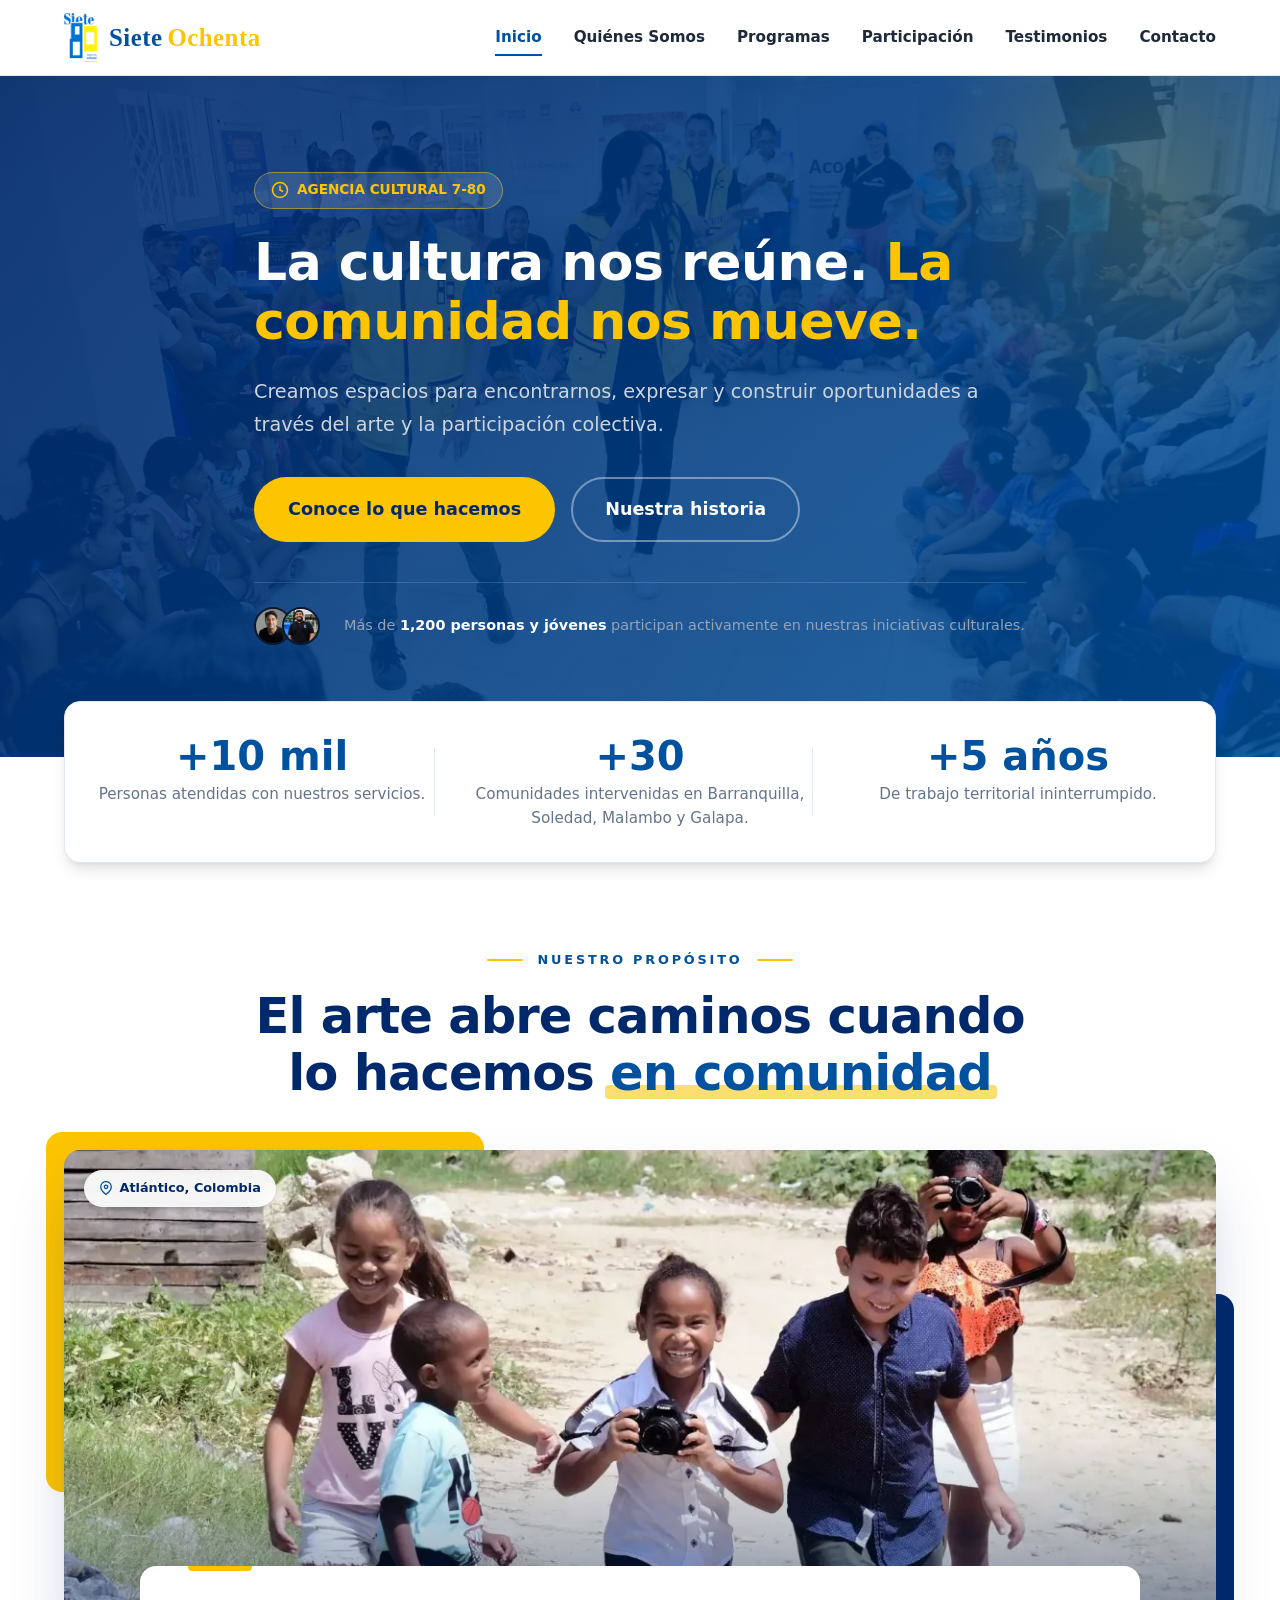
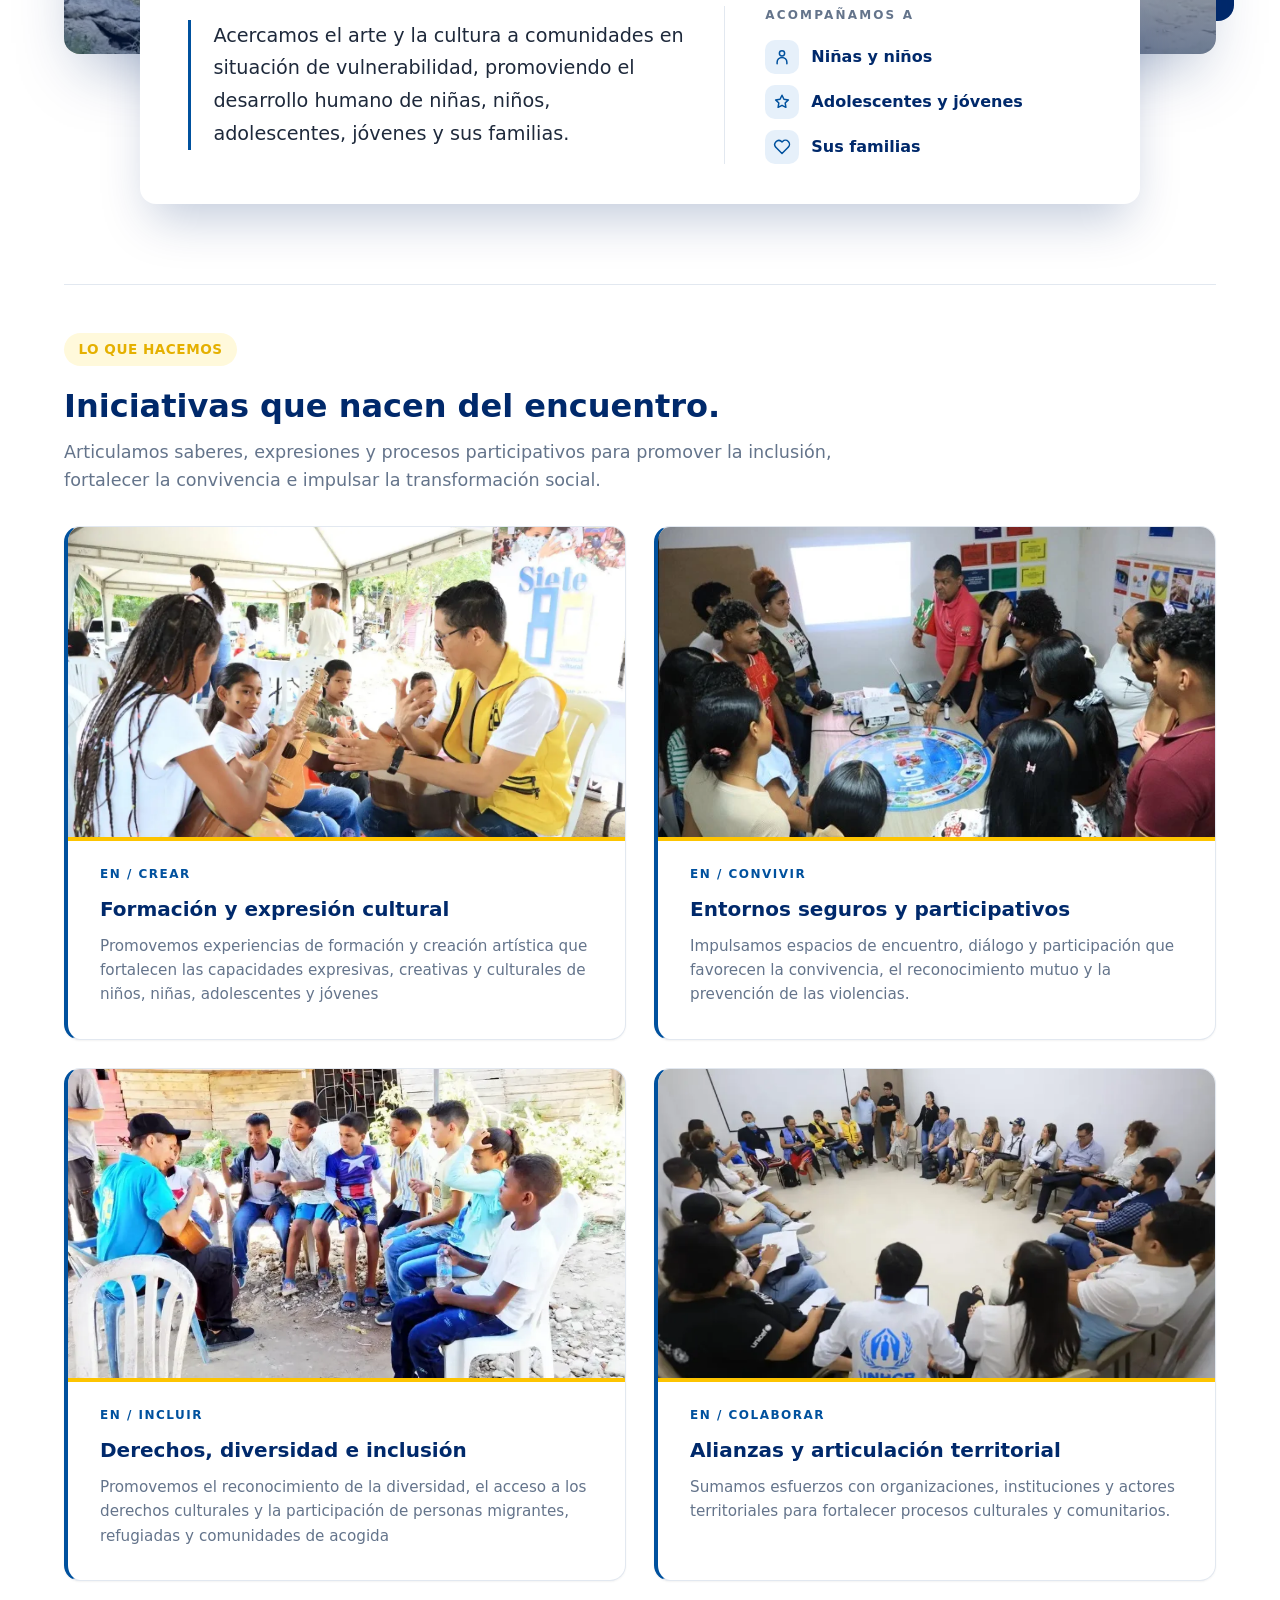
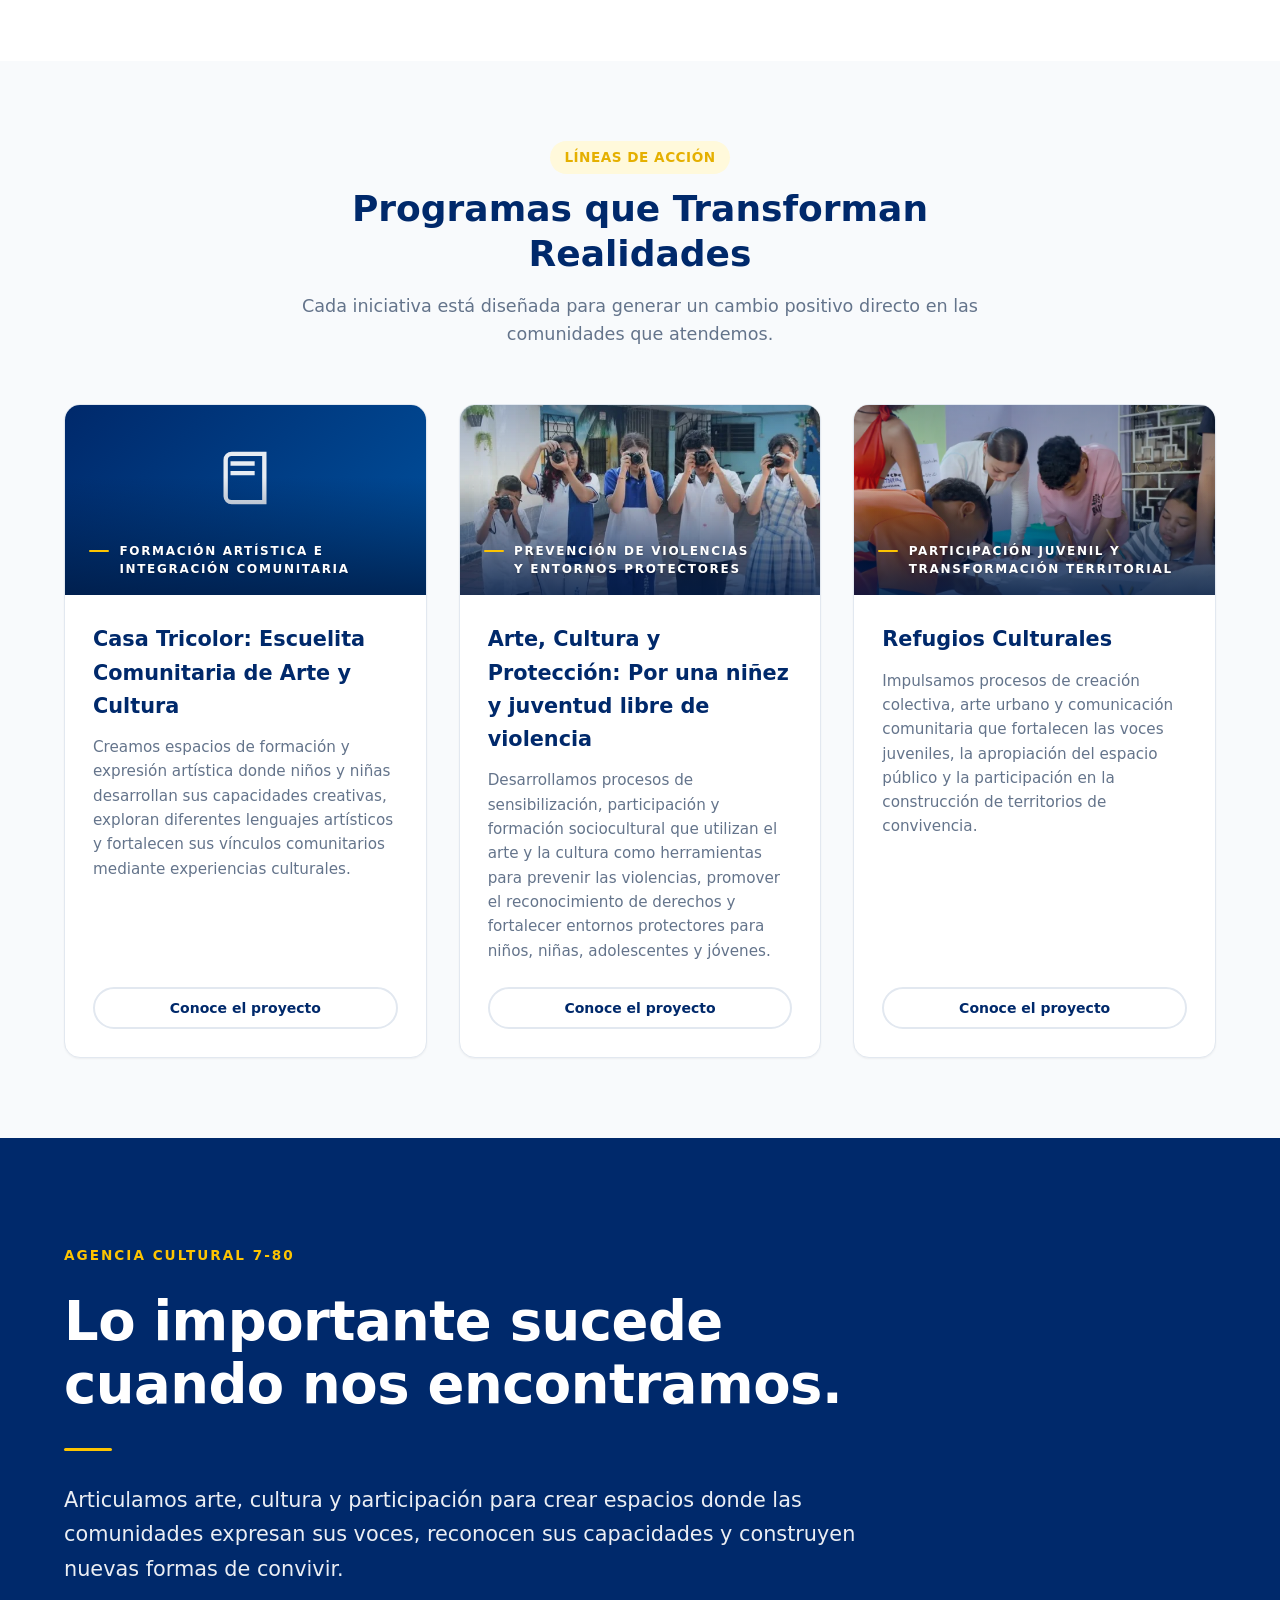
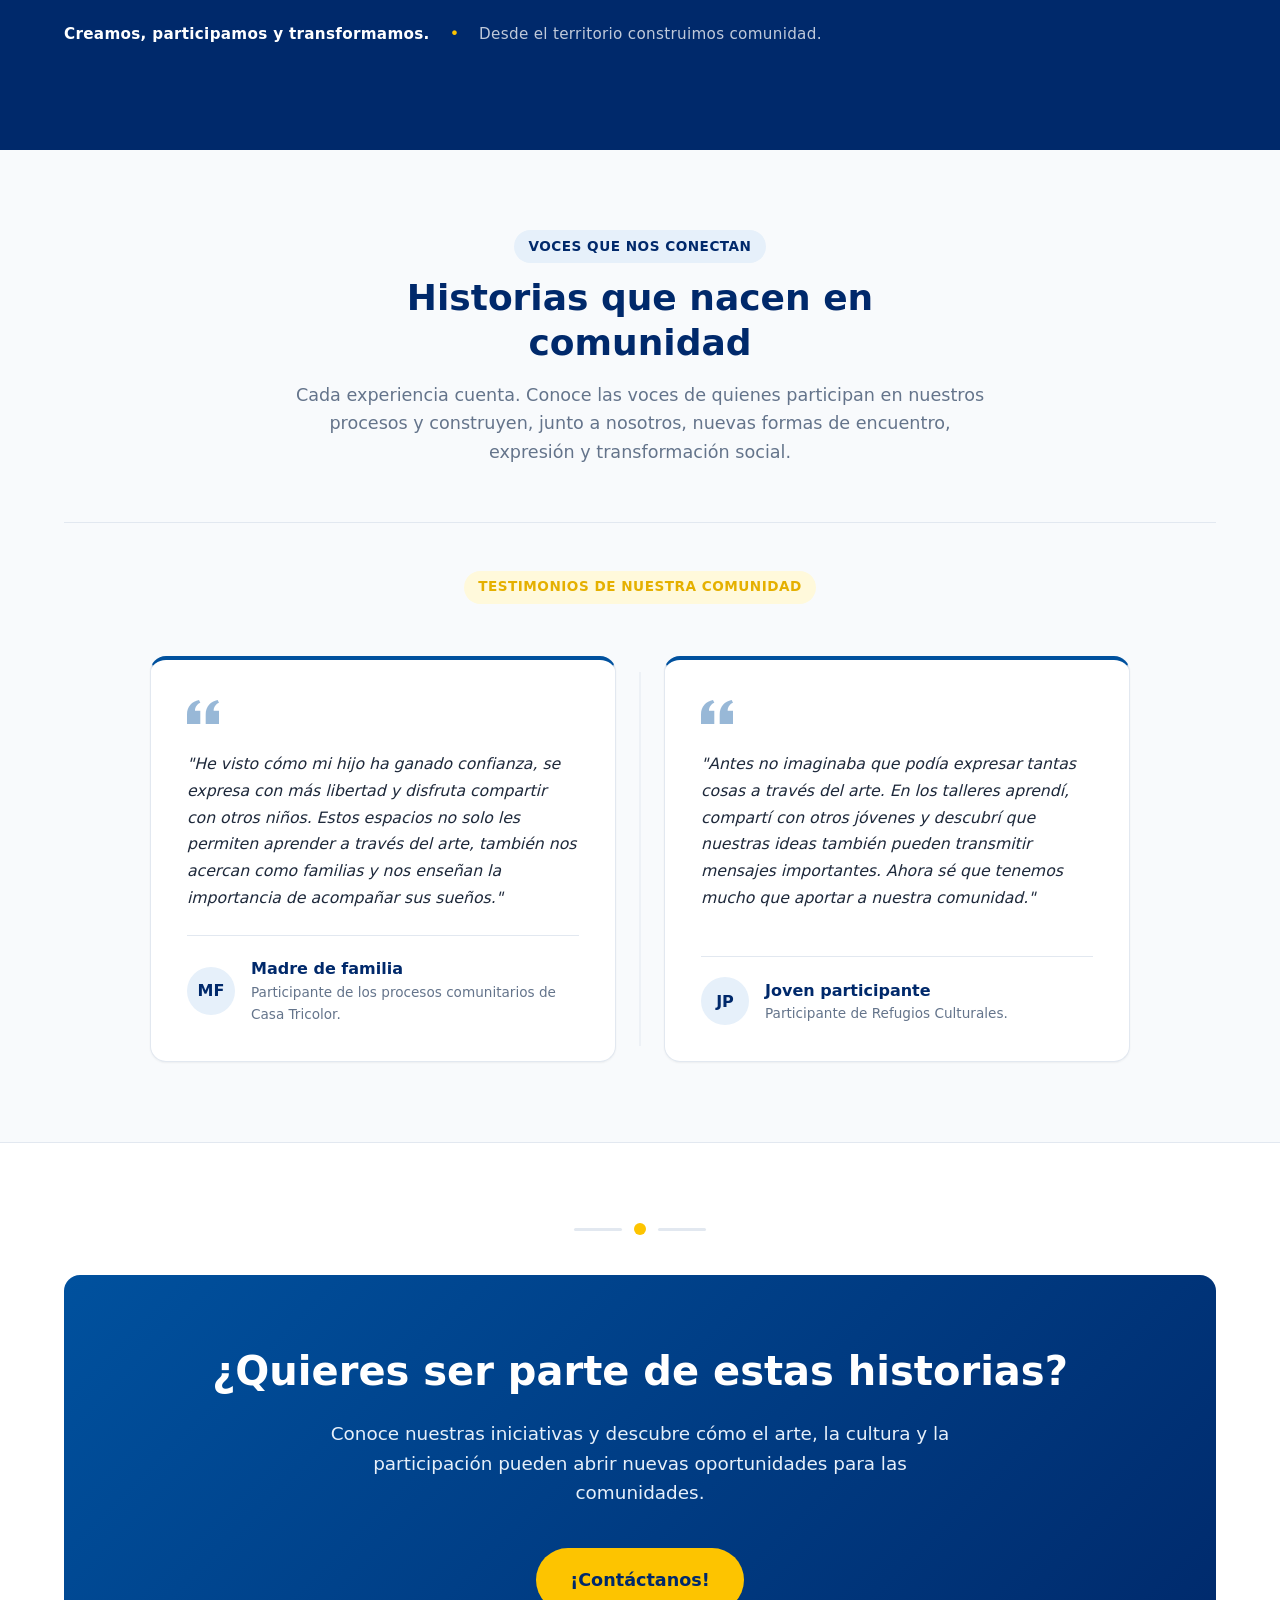
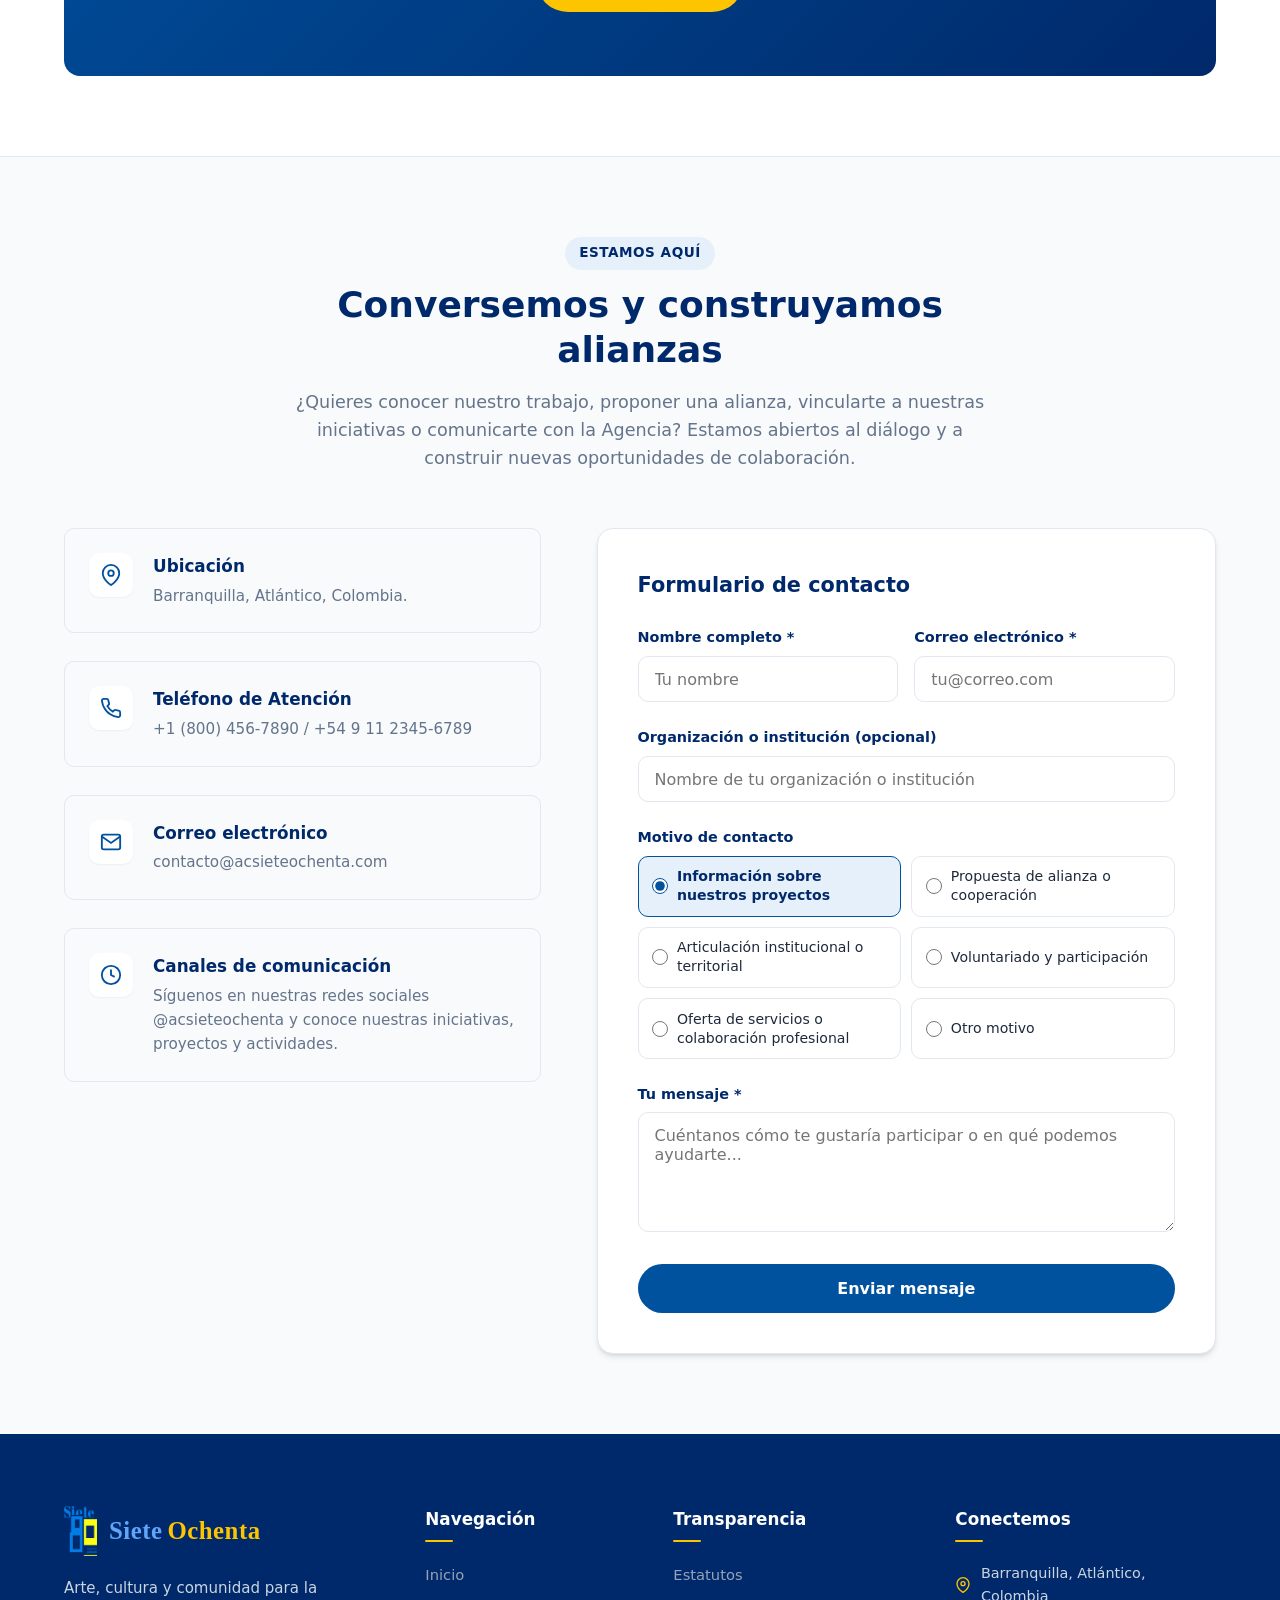
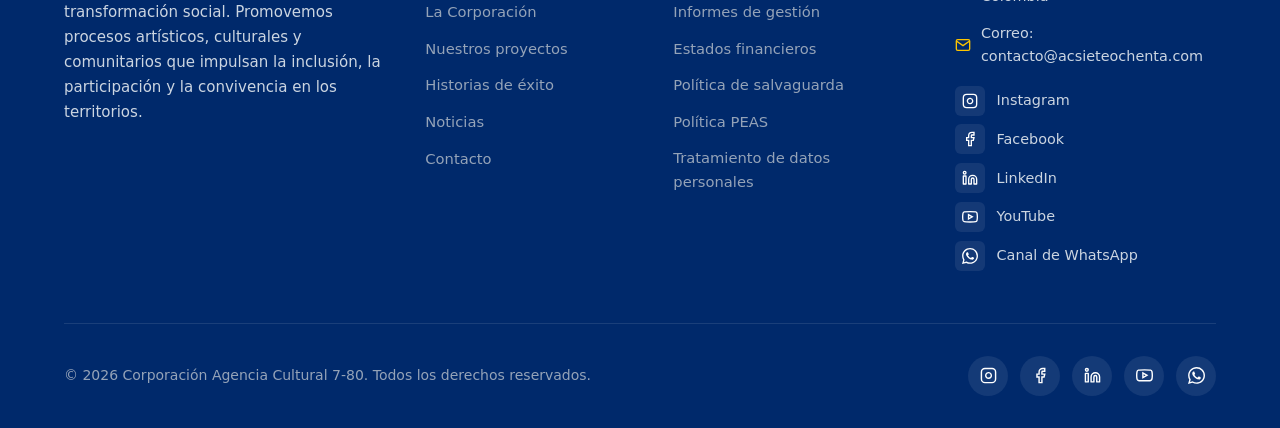
<file: index.html>
<!doctype html>
<html lang="es">
  <head>
    <meta charset="UTF-8" />
    <meta name="viewport" content="width=device-width, initial-scale=1.0" />
    <title>
      Agencia Cultural Siete Ochenta | Arte y Cultura con sentido social
    </title>
    <meta
      name="description"
      content="Organización sin fines de lucro dedicada a promover la educación, la salud integral y el bienestar de niños, jóvenes y familias en situación de vulnerabilidad."
    />
    <link rel="stylesheet" href="css/style.css?v=2.1" />
  </head>
  <body>
    <!-- ==========================================================================
       BARRA DE NAVEGACIÓN
       ========================================================================== -->
    <header class="header">
      <div class="container navbar">
        <!-- Logotipo -->
        <a href="#inicio" class="logo" aria-label="Inicio Siete Ochenta">
          <img src="img/logo.webp" alt="Logo Siete Ochenta" class="logo-img" />
          <span class="logo-text">
            <span class="logo-siete" style="color: #00519e; font-family: 'Playfair Display', Georgia, 'Times New Roman', serif; font-size: 1.55rem; font-weight: 800; letter-spacing: 0.5px;">Siete</span>
            <span class="logo-ochenta" style="color: #fdc400; font-family: 'Playfair Display', Georgia, 'Times New Roman', serif; font-size: 1.55rem; font-weight: 800; letter-spacing: 0.5px; margin-left: 5px;">Ochenta</span>
          </span>
        </a>

        <!-- Enlaces de navegación -->
        <nav class="nav-links" id="navLinks">
          <a href="#inicio" class="nav-link active">Inicio</a>
          <a href="#quienes-somos" class="nav-link">Quiénes Somos</a>
          <a href="#programas" class="nav-link">Programas</a>
          <a href="#participacion" class="nav-link">Participación</a>
          <a href="#testimonios" class="nav-link">Testimonios</a>
          <a href="#contacto" class="nav-link">Contacto</a>
        </nav>

        <!-- Menú móvil -->
        <div class="nav-actions">
          <button
            class="mobile-toggle"
            id="mobileToggle"
            aria-label="Abrir menú"
            aria-expanded="false"
          >
            <svg
              viewBox="0 0 24 24"
              fill="none"
              stroke="currentColor"
              stroke-width="2"
              stroke-linecap="round"
              stroke-linejoin="round"
            >
              <line x1="3" y1="12" x2="21" y2="12"></line>
              <line x1="3" y1="6" x2="21" y2="6"></line>
              <line x1="3" y1="18" x2="21" y2="18"></line>
            </svg>
          </button>
        </div>
      </div>
    </header>

    <main>
      <!-- ==========================================================================
         HERO SECTION
         ========================================================================== -->
      <section class="hero" id="inicio">
        <div class="container hero-grid">
          <div class="hero-content">
            <div class="hero-tag">
              <svg
                width="18"
                height="18"
                viewBox="0 0 24 24"
                fill="none"
                stroke="currentColor"
                stroke-width="2"
              >
                <circle cx="12" cy="12" r="10"></circle>
                <polyline points="12 6 12 12 16 14"></polyline>
              </svg>
              AGENCIA CULTURAL 7-80
            </div>
            <h1 class="hero-title">
              La cultura nos reúne.
              <span>La comunidad nos mueve.</span>
            </h1>
            <p class="hero-description">
              Creamos espacios para encontrarnos, expresar y construir
              oportunidades a través del arte y la participación colectiva.
            </p>
            <div class="hero-actions">
              <a href="#lo-que-hacemos" class="btn btn-secondary btn-lg"
                >Conoce lo que hacemos</a
              >
              <a href="nuestra-historia.html" class="btn btn-outline-white btn-lg"
                >Nuestra historia</a
              >
            </div>

            <div class="hero-trust">
              <div class="trust-avatars">
                <img
                  src="img/avatar-participante-1.webp"
                  alt="Participante 1"
                  class="avatar"
                />
                <img
                  src="img/avatar-participante-2.webp"
                  alt="Participante 2"
                  class="avatar"
                />
              </div>
              <div class="trust-text">
                Más de <strong>1,200 personas y jóvenes</strong> participan
                activamente en nuestras iniciativas culturales.
              </div>
            </div>
          </div>
        </div>
      </section>

      <!-- ==========================================================================
         BARRA DE ESTADÍSTICAS E IMPACTO
         ========================================================================== -->
      <div class="container">
        <div class="impact-bar">
          <div class="stats-grid">
            <div class="stat-item">
              <div
                class="stat-number"
                data-target="10"
                data-prefix="+"
                data-suffix=" mil"
              >
                0
              </div>
              <div class="stat-label">
                Personas atendidas con nuestros servicios.
              </div>
            </div>
            <div class="stat-item">
              <div class="stat-number" data-target="30" data-prefix="+">
                0
              </div>
              <div class="stat-label">
                Comunidades intervenidas en Barranquilla, Soledad, Malambo y
                Galapa.
              </div>
            </div>
            <div class="stat-item">
              <div
                class="stat-number"
                data-target="5"
                data-prefix="+"
                data-suffix=" años"
              >
                0
              </div>
              <div class="stat-label">
                De trabajo territorial ininterrumpido.
              </div>
            </div>
          </div>
        </div>
      </div>

      <!-- ==========================================================================
         SECCIÓN: QUIÉNES SOMOS
         ========================================================================== -->
      <section class="section" id="quienes-somos">
        <div class="container">
          <!-- 1. LA AGENCIA (Presentación institucional) -->
          <div class="about-presentation">
            <header class="about-presentation-header">
              <span class="about-eyebrow">Nuestro propósito</span>
              <h2 class="about-presentation-title">
                El arte abre caminos cuando lo hacemos
                <em>en comunidad</em>
              </h2>
            </header>

            <figure class="about-presentation-media">
              <div class="about-presentation-photo">
                <picture><source media="(max-width: 768px)" srcset="img/movil/ninos-fotografia.webp" type="image/webp" /><img
                  src="img/ninos-fotografia.webp"
                  alt="Niñas y niños sonríen y caminan por una calle de su barrio mientras aprenden a tomar fotografías con cámaras profesionales"
                  loading="lazy"
                  width="1600"
                  height="1061"
                /></picture>
                <span class="about-photo-chip">
                  <svg width="14" height="14" viewBox="0 0 24 24" fill="none" stroke="currentColor" stroke-width="2.2" aria-hidden="true">
                    <path d="M21 10c0 7-9 13-9 13s-9-6-9-13a9 9 0 0 1 18 0z"></path>
                    <circle cx="12" cy="10" r="3"></circle>
                  </svg>
                  Atlántico, Colombia
                </span>
              </div>

              <figcaption class="about-presentation-card">
                <p class="about-presentation-desc">
                  Acercamos el arte y la cultura a comunidades en situación de
                  vulnerabilidad, promoviendo el desarrollo humano de niñas, niños,
                  adolescentes, jóvenes y sus familias.
                </p>
                <div class="about-audience">
                  <span class="about-audience-label">Acompañamos a</span>
                  <ul class="about-audience-list">
                    <li>
                      <span class="about-audience-icon" aria-hidden="true">
                        <svg viewBox="0 0 24 24" fill="none" stroke="currentColor" stroke-width="2" stroke-linecap="round" stroke-linejoin="round"><circle cx="12" cy="7" r="3.5"></circle><path d="M5.5 21v-2a6.5 6.5 0 0 1 13 0v2"></path></svg>
                      </span>
                      Niñas y niños
                    </li>
                    <li>
                      <span class="about-audience-icon" aria-hidden="true">
                        <svg viewBox="0 0 24 24" fill="none" stroke="currentColor" stroke-width="2" stroke-linecap="round" stroke-linejoin="round"><path d="M12 3l2.6 5.3 5.9.9-4.3 4.1 1 5.8L12 16.4 6.8 19.1l1-5.8L3.5 9.2l5.9-.9z"></path></svg>
                      </span>
                      Adolescentes y jóvenes
                    </li>
                    <li>
                      <span class="about-audience-icon" aria-hidden="true">
                        <svg viewBox="0 0 24 24" fill="none" stroke="currentColor" stroke-width="2" stroke-linecap="round" stroke-linejoin="round"><path d="M20.4 4.6a5.4 5.4 0 0 0-7.6 0L12 5.4l-.8-.8a5.4 5.4 0 0 0-7.6 7.6l.8.8L12 20.6l7.6-7.6.8-.8a5.4 5.4 0 0 0 0-7.6z"></path></svg>
                      </span>
                      Sus familias
                    </li>
                  </ul>
                </div>
              </figcaption>
            </figure>
          </div>

          <!-- 2. LO QUE HACEMOS -->
          <div class="initiatives-header" id="lo-que-hacemos">
            <span class="badge badge-secondary">Lo Que Hacemos</span>
            <h3
              class="section-title"
              style="
                font-size: 2rem;
                margin-top: 0.5rem;
                margin-bottom: 0.75rem;
              "
            >
              Iniciativas que nacen del encuentro.
            </h3>
            <p
              class="section-subtitle"
              style="max-width: 800px; margin-bottom: 2rem;"
            >
              
              Articulamos saberes, expresiones y procesos participativos para promover la inclusión, 
              fortalecer la convivencia e impulsar la transformación social.
            </p>
          </div>

          <!-- 3. CUATRO BLOQUES DE INICIATIVAS (2 columnas en escritorio, 1 en móvil) -->
          <div class="initiatives-grid">
            <!-- Bloque 1 -->
            <article class="initiative-card initiative-card--media">
              <figure class="initiative-media">
                <picture><source media="(max-width: 768px)" srcset="img/movil/formacion-musical.webp" type="image/webp" /><img
                  src="img/formacion-musical.webp"
                  alt="Un formador de la Agencia enseña guitarra y cuatro a niñas y niños durante un taller al aire libre"
                  loading="lazy"
                  width="1280"
                  height="718"
                /></picture>
              </figure>
              <span class="initiative-tag">EN / CREAR</span>
              <h4 class="initiative-title">Formación y expresión cultural</h4>
              <p class="initiative-desc">
                Promovemos experiencias de formación y creación artística que fortalecen las capacidades expresivas,
                 creativas y culturales de niños, niñas, adolescentes y jóvenes
              </p>
            </article>

            <!-- Bloque 2 -->
            <article class="initiative-card initiative-card--media">
              <figure class="initiative-media">
                <picture><source media="(max-width: 768px)" srcset="img/movil/entornos-seguros.webp" type="image/webp" /><img
                  src="img/entornos-seguros.webp"
                  alt="Un facilitador guía a un grupo de adolescentes y jóvenes alrededor de un juego de mesa pedagógico durante un taller"
                  loading="lazy"
                  width="647"
                  height="376"
                /></picture>
              </figure>
              <span class="initiative-tag">EN / CONVIVIR</span>
              <h4 class="initiative-title">
                Entornos seguros y participativos
              </h4>
              <p class="initiative-desc">
                Impulsamos espacios de encuentro, diálogo y participación que favorecen la convivencia, 
                el reconocimiento mutuo y la prevención de las violencias.
              </p>
            </article>

            <!-- Bloque 3 -->
            <article class="initiative-card initiative-card--media">
              <figure class="initiative-media">
                <picture><source media="(max-width: 768px)" srcset="img/movil/derechos-inclusion.webp" type="image/webp" /><img
                  src="img/derechos-inclusion.webp"
                  alt="Un joven tallerista toca la guitarra para un grupo de niñas y niños sentados en círculo durante una actividad comunitaria al aire libre"
                  loading="lazy"
                  width="1024"
                  height="576"
                /></picture>
              </figure>
              <span class="initiative-tag">EN / INCLUIR</span>
              <h4 class="initiative-title">Derechos, diversidad e inclusión</h4>
              <p class="initiative-desc">
                Promovemos el reconocimiento de la diversidad, el acceso a los derechos culturales y la participación de personas migrantes, 
                refugiadas y comunidades de acogida
              </p>
            </article>

            <!-- Bloque 4 -->
            <article class="initiative-card initiative-card--media">
              <figure class="initiative-media">
                <picture><source media="(max-width: 768px)" srcset="img/movil/alianzas-territoriales.webp" type="image/webp" /><img
                  src="img/alianzas-territoriales.webp"
                  alt="Representantes de organizaciones sociales, agencias de cooperación e instituciones conversan sentados en círculo durante una mesa de articulación"
                  loading="lazy"
                  width="1280"
                  height="853"
                /></picture>
              </figure>
              <span class="initiative-tag">EN / COLABORAR</span>
              <h4 class="initiative-title">Alianzas y articulación territorial</h4>
              <p class="initiative-desc">
                Sumamos esfuerzos con organizaciones, instituciones y 
                actores territoriales para fortalecer procesos culturales y comunitarios.
              </p>
            </article>
          </div>
        </div>
      </section>

      <!-- ==========================================================================
         SECCIÓN: NUESTROS PROGRAMAS
         ========================================================================== -->
      <section class="section section-alt" id="programas">
        <div class="container">
          <div class="section-header">
            <span class="badge badge-secondary">Líneas de Acción</span>
            <h2 class="section-title">Programas que Transforman Realidades</h2>
            <p class="section-subtitle">
              Cada iniciativa está diseñada para generar un cambio positivo
              directo en las comunidades que atendemos.
            </p>
          </div>

          <div class="programs-grid">
            <!-- Programa 1 -->
            <article class="program-card">
              <div class="program-thumb thumb-bg-1">
                <span class="program-tag">FORMACIÓN ARTÍSTICA E 
                  INTEGRACIÓN COMUNITARIA</span>
                <svg
                  class="program-thumb-icon"
                  viewBox="0 0 24 24"
                  fill="none"
                  stroke="currentColor"
                  stroke-width="1.8"
                >
                  <path
                    d="M4 19.5v-15A2.5 2.5 0 0 1 6.5 2H20v20H6.5a2.5 2.5 0 0 1-2.5-2.5Z"
                  ></path>
                  <path d="M6 6h10"></path>
                  <path d="M6 10h10"></path>
                </svg>
              </div>
              <div class="program-content">
                <h3 class="program-title">Casa Tricolor: Escuelita Comunitaria de Arte y Cultura</h3>
                <p class="program-text">
                  Creamos espacios de formación y expresión artística donde niños y niñas desarrollan sus capacidades creativas, 
                  exploran diferentes lenguajes artísticos y fortalecen sus vínculos comunitarios mediante experiencias culturales.

                </p>
                <a href="casa-tricolor.html" class="btn btn-outline btn-sm"
                  >Conoce el proyecto</a
                >
              </div>
            </article>

            <!-- Programa 2 -->
            <article class="program-card">
              <div class="program-thumb thumb-bg-2">
                <span class="program-tag">PREVENCIÓN DE VIOLENCIAS Y
                   ENTORNOS PROTECTORES</span>
              </div>
              <div class="program-content">
                <h3 class="program-title">Arte, Cultura y Protección: 
                  Por una niñez y juventud libre de violencia</h3>
                <p class="program-text">
                 Desarrollamos procesos de sensibilización, participación y formación sociocultural que utilizan el arte y la cultura como herramientas para prevenir las violencias, promover el reconocimiento de derechos y
                 fortalecer entornos protectores para niños, niñas, adolescentes y jóvenes.
                </p>
                <a href="arte-cultura-proteccion.html" class="btn btn-outline btn-sm"
                  >Conoce el proyecto</a
                >
              </div>
            </article>

            <!-- Programa 3 -->
            <article class="program-card">
              <div class="program-thumb thumb-bg-3">
                <span class="program-tag">PARTICIPACIÓN JUVENIL Y TRANSFORMACIÓN TERRITORIAL</span>
              </div>
              <div class="program-content">
                <h3 class="program-title">Refugios Culturales</h3>
                <p class="program-text">
                  Impulsamos procesos de creación colectiva, arte urbano y comunicación comunitaria que fortalecen las voces juveniles, 
                  la apropiación del espacio público y la participación en la construcción de territorios de convivencia.
                </p>
                <a href="refugios-culturales.html" class="btn btn-outline btn-sm"
                  >Conoce el proyecto</a
                >
              </div>
            </article>
          </div>
        </div>
      </section>

      <!-- ==========================================================================
         SECCIÓN: PARTICIPACIÓN
         ========================================================================== -->
      <section class="participation-section" id="participacion">
        <div class="container">
          <div class="participation-content">
            <span class="participation-tag">AGENCIA CULTURAL 7-80</span>
            <h2 class="participation-title">
              Lo importante sucede cuando nos encontramos.
            </h2>
            <div class="participation-divider" aria-hidden="true"></div>
            <p class="participation-desc">
              Articulamos arte, cultura y participación para crear espacios donde las comunidades 
              expresan sus voces, reconocen sus capacidades y construyen nuevas formas de convivir.

            </p>
            <div class="participation-subtexts">
              <span class="participation-support"
                >Creamos, participamos y transformamos.</span
              >
              <span class="participation-separator" aria-hidden="true">•</span>
              <span class="participation-complement"
                >Desde el territorio construimos comunidad.</span
              >
            </div>
          </div>
        </div>
      </section>

      <!-- ==========================================================================
         SECCIÓN: HISTORIAS Y TESTIMONIOS
         ========================================================================== -->
      <section class="section section-alt" id="testimonios">
        <div class="container">
          <div class="section-header">
            <span class="badge">Voces que nos conectan</span>
            <h2 class="section-title">Historias que nacen en comunidad</h2>
            <p class="section-subtitle">
              Cada experiencia cuenta. Conoce las voces de quienes participan en nuestros procesos y construyen,
              junto a nosotros, nuevas formas de encuentro, expresión y transformación social.
            </p>
          </div>

          <div class="testimonials-subsection">
            <div class="testimonials-subsection-header">
              <span class="badge badge-secondary">Testimonios de nuestra comunidad</span>
            </div>

            <div class="testimonials-grid">
              <article class="testimonial-card">
                <div>
                  <svg class="quote-icon" viewBox="0 0 24 24" fill="currentColor" aria-hidden="true">
                    <path
                      d="M14.017 21v-7.391c0-5.704 3.731-9.57 8.983-10.609l.995 2.151c-2.432.917-3.995 3.638-3.995 5.849h4v10h-9.983zm-14.017 0v-7.391c0-5.704 3.748-9.57 9-10.609l.996 2.151c-2.433.917-3.996 3.638-3.996 5.849h3.983v10h-9.983z"
                    />
                  </svg>
                  <p class="testimonial-text">
                    "He visto cómo mi hijo ha ganado confianza, se expresa con más libertad y disfruta compartir con otros niños.
                    Estos espacios no solo les permiten aprender a través del arte, también nos acercan como familias y nos enseñan la importancia de acompañar sus sueños."
                  </p>
                </div>
                <div class="author-info">
                  <div class="author-avatar">MF</div>
                  <div>
                    <div class="author-name">Madre de familia</div>
                    <div class="author-role">Participante de los procesos comunitarios de Casa Tricolor.</div>
                  </div>
                </div>
              </article>

              <article class="testimonial-card">
                <div>
                  <svg class="quote-icon" viewBox="0 0 24 24" fill="currentColor" aria-hidden="true">
                    <path
                      d="M14.017 21v-7.391c0-5.704 3.731-9.57 8.983-10.609l.995 2.151c-2.432.917-3.995 3.638-3.995 5.849h4v10h-9.983zm-14.017 0v-7.391c0-5.704 3.748-9.57 9-10.609l.996 2.151c-2.433.917-3.996 3.638-3.996 5.849h3.983v10h-9.983z"
                    />
                  </svg>
                  <p class="testimonial-text">
                    "Antes no imaginaba que podía expresar tantas cosas a través del arte. En los talleres aprendí, compartí con otros jóvenes y descubrí que nuestras ideas también pueden transmitir mensajes importantes.
                    Ahora sé que tenemos mucho que aportar a nuestra comunidad."
                  </p>
                </div>
                <div class="author-info">
                  <div class="author-avatar">JP</div>
                  <div>
                    <div class="author-name">Joven participante</div>
                    <div class="author-role">Participante de Refugios Culturales.</div>
                  </div>
                </div>
              </article>
            </div>
          </div>
        </div>
      </section>

      <!-- ==========================================================================
         DIVISIÓN Y BANNER DE VOLUNTARIADO
         ========================================================================== -->
      <section class="section volunteer-section" id="voluntariado">
        <div class="container">
          <div class="section-transition-divider" aria-hidden="true">
            <span></span>
            <span class="divider-accent"></span>
            <span></span>
          </div>
          <div class="cta-banner">
            <h2>¿Quieres ser parte de estas historias?</h2>
            <p>
              Conoce nuestras iniciativas y descubre cómo el arte, 
              la cultura y la participación pueden abrir nuevas oportunidades para las comunidades.

            </p>
            <a href="#contacto" class="btn btn-secondary btn-lg"
              >¡Contáctanos!</a
            >
          </div>
        </div>
      </section>

      <!-- ==========================================================================
         SECCIÓN: CONTACTO & FORMULARIO
         ========================================================================== -->
      <section class="section section-alt" id="contacto">
        <div class="container">
          <div class="section-header">
            <span class="badge">Estamos Aquí</span>
            <h2 class="section-title">Conversemos y construyamos alianzas</h2>
            <p class="section-subtitle">
              ¿Quieres conocer nuestro trabajo, proponer una alianza, vincularte a nuestras iniciativas o comunicarte con la Agencia? 
              Estamos abiertos al diálogo y a construir nuevas oportunidades de colaboración.
            </p>
          </div>

          <div class="contact-grid">
            <!-- Tarjetas de información de contacto -->
            <div class="contact-info">
              <div class="contact-card">
                <div class="contact-icon">
                  <svg
                    width="22"
                    height="22"
                    viewBox="0 0 24 24"
                    fill="none"
                    stroke="currentColor"
                    stroke-width="2"
                  >
                    <path
                      d="M21 10c0 7-9 13-9 13s-9-6-9-13a9 9 0 0 1 18 0z"
                    ></path>
                    <circle cx="12" cy="10" r="3"></circle>
                  </svg>
                </div>
                <div>
                  <h4>Ubicación</h4>
                  <p>Barranquilla, Atlántico, Colombia.</p>
                </div>
              </div>

              <div class="contact-card">
                <div class="contact-icon">
                  <svg
                    width="22"
                    height="22"
                    viewBox="0 0 24 24"
                    fill="none"
                    stroke="currentColor"
                    stroke-width="2"
                  >
                    <path
                      d="M22 16.92v3a2 2 0 0 1-2.18 2 19.79 19.79 0 0 1-8.63-3.07 19.5 19.5 0 0 1-6-6 19.79 19.79 0 0 1-3.07-8.67A2 2 0 0 1 4.11 2h3a2 2 0 0 1 2 1.72 12.84 12.84 0 0 0 .7 2.81 2 2 0 0 1-.45 2.11L8.09 9.91a16 16 0 0 0 6 6l1.27-1.27a2 2 0 0 1 2.11-.45 12.84 12.84 0 0 0 2.81.7A2 2 0 0 1 22 16.92z"
                    ></path>
                  </svg>
                </div>
                <div>
                  <h4>Teléfono de Atención</h4>
                  <p>+1 (800) 456-7890 / +54 9 11 2345-6789</p>
                </div>
              </div>

              <div class="contact-card">
                <div class="contact-icon">
                  <svg
                    width="22"
                    height="22"
                    viewBox="0 0 24 24"
                    fill="none"
                    stroke="currentColor"
                    stroke-width="2"
                  >
                    <path
                      d="M4 4h16c1.1 0 2 .9 2 2v12c0 1.1-.9 2-2 2H4c-1.1 0-2-.9-2-2V6c0-1.1.9-2 2-2z"
                    ></path>
                    <polyline points="22,6 12,13 2,6"></polyline>
                  </svg>
                </div>
                <div>
                  <h4>Correo electrónico</h4>
                  <p>contacto@acsieteochenta.com</p>
                </div>
              </div>

              <div class="contact-card">
                <div class="contact-icon">
                  <svg
                    width="22"
                    height="22"
                    viewBox="0 0 24 24"
                    fill="none"
                    stroke="currentColor"
                    stroke-width="2"
                  >
                    <circle cx="12" cy="12" r="10"></circle>
                    <polyline points="12 6 12 12 16 14"></polyline>
                  </svg>
                </div>
                <div>
                  <h4>Canales de comunicación</h4>
                  <p>Síguenos en nuestras redes sociales @acsieteochenta y conoce nuestras iniciativas, 
                    proyectos y actividades.</p>
                </div>
              </div>
            </div>

            <!-- Formulario interactivo con validación -->
            <div class="contact-form-box">
              <h3 class="contact-form-title">Formulario de contacto</h3>
              <form id="contactForm" novalidate>
                <!-- Campo trampa antispam: invisible para personas, los bots lo llenan -->
                <div class="form-honeypot" aria-hidden="true">
                  <label for="contactWebsite">No llenar este campo</label>
                  <input type="text" id="contactWebsite" name="website" tabindex="-1" autocomplete="off" />
                </div>
                <div class="form-row">
                  <div class="form-group">
                    <label for="contactName" class="form-label"
                      >Nombre completo *</label
                    >
                    <input
                      type="text"
                      id="contactName"
                      name="nombre"
                      class="form-input"
                      placeholder="Tu nombre"
                      required
                    />
                    <span class="form-error"
                      >Ingresa al menos 3 caracteres.</span
                    >
                  </div>
                  <div class="form-group">
                    <label for="contactEmail" class="form-label"
                      >Correo electrónico *</label
                    >
                    <input
                      type="email"
                      id="contactEmail"
                      name="correo"
                      class="form-input"
                      placeholder="tu@correo.com"
                      required
                    />
                    <span class="form-error"
                      >Ingresa un correo electrónico válido.</span
                    >
                  </div>
                </div>

                <div class="form-group">
                  <label for="contactOrg" class="form-label"
                    >Organización o institución (opcional)</label
                  >
                  <input
                    type="text"
                    id="contactOrg"
                    name="organizacion"
                    class="form-input"
                    placeholder="Nombre de tu organización o institución"
                  />
                </div>

                <div class="form-group">
                  <span class="form-label" id="contactTypeLabel"
                    >Motivo de contacto</span
                  >
                  <div
                    class="contact-reasons-grid"
                    id="contactType"
                    role="radiogroup"
                    aria-labelledby="contactTypeLabel"
                  >
                    <label class="reason-option">
                      <input
                        type="radio"
                        name="contactType"
                        value="proyectos"
                        checked
                      />
                      <span>Información sobre nuestros proyectos</span>
                    </label>
                    <label class="reason-option">
                      <input type="radio" name="contactType" value="alianza" />
                      <span>Propuesta de alianza o cooperación</span>
                    </label>
                    <label class="reason-option">
                      <input
                        type="radio"
                        name="contactType"
                        value="articulacion"
                      />
                      <span>Articulación institucional o territorial</span>
                    </label>
                    <label class="reason-option">
                      <input
                        type="radio"
                        name="contactType"
                        value="voluntariado"
                      />
                      <span>Voluntariado y participación</span>
                    </label>
                    <label class="reason-option">
                      <input type="radio" name="contactType" value="servicios" />
                      <span>Oferta de servicios o colaboración profesional</span>
                    </label>
                    <label class="reason-option">
                      <input type="radio" name="contactType" value="otro" />
                      <span>Otro motivo</span>
                    </label>
                  </div>
                </div>

                <div class="form-group">
                  <label for="contactMessage" class="form-label"
                    >Tu mensaje *</label
                  >
                  <textarea
                    id="contactMessage"
                    name="mensaje"
                    class="form-textarea"
                    placeholder="Cuéntanos cómo te gustaría participar o en qué podemos ayudarte..."
                    required
                  ></textarea>
                  <span class="form-error"
                    >El mensaje debe tener al menos 10 caracteres.</span
                  >
                </div>

                <button type="submit" class="btn btn-primary btn-block">
                  Enviar mensaje
                </button>
              </form>
            </div>
          </div>
        </div>
      </section>
    </main>

    <!-- ==========================================================================
       FOOTER
       ========================================================================== -->
    <footer class="footer">
      <div class="container">
        <div class="footer-grid">
          <div class="footer-brand">
            <div class="logo" style="color: #ffffff">
              <img
                src="img/logo.webp"
                alt="Logo Siete Ochenta"
                class="logo-img"
                style="filter: brightness(1.1)"
              />
              <span class="logo-text">
                <span class="logo-siete" style="color: #60a5fa; font-family: 'Playfair Display', Georgia, 'Times New Roman', serif; font-size: 1.55rem; font-weight: 800; letter-spacing: 0.5px;">Siete</span>
                <span class="logo-ochenta" style="color: #fdc400; font-family: 'Playfair Display', Georgia, 'Times New Roman', serif; font-size: 1.55rem; font-weight: 800; letter-spacing: 0.5px; margin-left: 5px;">Ochenta</span>
              </span>
            </div>
            <p>
              Arte, cultura y comunidad para la transformación social.
              Promovemos procesos artísticos, culturales y comunitarios que impulsan la inclusión,
              la participación y la convivencia en los territorios.
            </p>
          </div>

          <div>
            <h4 class="footer-title">Navegación</h4>
            <ul class="footer-links">
              <li><a href="#inicio" class="footer-link">Inicio</a></li>
              <li>
                <a href="#quienes-somos" class="footer-link">La Corporación</a>
              </li>
              <li>
                <a href="#programas" class="footer-link">Nuestros proyectos</a>
              </li>
              <li>
                <a href="#testimonios" class="footer-link">Historias de éxito</a>
              </li>
              <li>
                <a href="#participacion" class="footer-link">Noticias</a>
              </li>
              <li>
                <a href="#contacto" class="footer-link">Contacto</a>
              </li>
            </ul>
          </div>

          <div>
            <h4 class="footer-title">Transparencia</h4>
            <ul class="footer-links">
              <li><a href="#" class="footer-link">Estatutos</a></li>
              <li>
                <a href="#" class="footer-link">Informes de gestión</a>
              </li>
              <li>
                <a href="#" class="footer-link">Estados financieros</a>
              </li>
              <li>
                <a href="#" class="footer-link">Política de salvaguarda</a>
              </li>
              <li>
                <a href="#" class="footer-link">Política PEAS</a>
              </li>
              <li>
                <a href="#" class="footer-link"
                  >Tratamiento de datos personales</a
                >
              </li>
            </ul>
          </div>

          <div>
            <h4 class="footer-title">Conectemos</h4>
            <div class="footer-connect">
              <div class="footer-meta-item">
                <svg width="16" height="16" viewBox="0 0 24 24" fill="none" stroke="currentColor" stroke-width="2" aria-hidden="true">
                  <path d="M21 10c0 7-9 13-9 13s-9-6-9-13a9 9 0 0 1 18 0z"></path>
                  <circle cx="12" cy="10" r="3"></circle>
                </svg>
                <span>Barranquilla, Atlántico, Colombia</span>
              </div>
              <a href="mailto:contacto@acsieteochenta.com" class="footer-meta-item footer-meta-link">
                <svg width="16" height="16" viewBox="0 0 24 24" fill="none" stroke="currentColor" stroke-width="2" aria-hidden="true">
                  <path d="M4 4h16c1.1 0 2 .9 2 2v12c0 1.1-.9 2-2 2H4c-1.1 0-2-.9-2-2V6c0-1.1.9-2 2-2z"></path>
                  <polyline points="22,6 12,13 2,6"></polyline>
                </svg>
                <span>Correo: contacto@acsieteochenta.com</span>
              </a>
              <ul class="footer-platforms">
                <li>
                  <a
                    href="https://www.instagram.com/acsieteochenta/"
                    target="_blank"
                    rel="noopener noreferrer"
                    class="footer-platform-link"
                    aria-label="Instagram de Agencia Cultural Siete Ochenta"
                  >
                    <span class="platform-icon">
                      <svg width="16" height="16" viewBox="0 0 24 24" fill="none" stroke="currentColor" stroke-width="2" aria-hidden="true">
                        <rect x="2" y="2" width="20" height="20" rx="5" ry="5"></rect>
                        <path d="M16 11.37A4 4 0 1 1 12.63 8 4 4 0 0 1 16 11.37z"></path>
                        <line x1="17.5" y1="6.5" x2="17.51" y2="6.5"></line>
                      </svg>
                    </span>
                    <span>Instagram</span>
                  </a>
                </li>
                <li>
                  <a
                    href="https://www.instagram.com/acsieteochenta/"
                    target="_blank"
                    rel="noopener noreferrer"
                    class="footer-platform-link"
                    aria-label="Facebook de Agencia Cultural Siete Ochenta"
                  >
                    <span class="platform-icon">
                      <svg width="16" height="16" viewBox="0 0 24 24" fill="none" stroke="currentColor" stroke-width="2" aria-hidden="true">
                        <path d="M18 2h-3a5 5 0 0 0-5 5v3H7v4h3v8h4v-8h3l1-4h-4V7a1 1 0 0 1 1-1h3z"></path>
                      </svg>
                    </span>
                    <span>Facebook</span>
                  </a>
                </li>
                <li>
                  <a
                    href="https://www.linkedin.com/in/corporaci%C3%B3n-agencia-cultural-sieteochenta-7b19702a5/"
                    target="_blank"
                    rel="noopener noreferrer"
                    class="footer-platform-link"
                    aria-label="LinkedIn de Corporación Agencia Cultural Siete Ochenta"
                  >
                    <span class="platform-icon">
                      <svg width="16" height="16" viewBox="0 0 24 24" fill="none" stroke="currentColor" stroke-width="2" stroke-linecap="round" stroke-linejoin="round" aria-hidden="true">
                        <path d="M16 8a6 6 0 0 1 6 6v7h-4v-7a2 2 0 0 0-2-2 2 2 0 0 0-2 2v7h-4v-7a6 6 0 0 1 6-6z"></path>
                        <rect width="4" height="12" x="2" y="9"></rect>
                        <circle cx="4" cy="4" r="2"></circle>
                      </svg>
                    </span>
                    <span>LinkedIn</span>
                  </a>
                </li>
                <li>
                  <a
                    href="https://www.youtube.com/@ac7-809"
                    target="_blank"
                    rel="noopener noreferrer"
                    class="footer-platform-link"
                    aria-label="YouTube de Agencia Cultural Siete Ochenta"
                  >
                    <span class="platform-icon">
                      <svg width="16" height="16" viewBox="0 0 24 24" fill="none" stroke="currentColor" stroke-width="2" aria-hidden="true">
                        <path d="M22.54 6.42a2.78 2.78 0 0 0-1.94-2C18.88 4 12 4 12 4s-6.88 0-8.6.46a2.78 2.78 0 0 0-1.94 2A29 29 0 0 0 1 11.75a29 29 0 0 0 .46 5.33A2.78 2.78 0 0 0 3.4 19c1.72.46 8.6.46 8.6.46s6.88 0 8.6-.46a2.78 2.78 0 0 0 1.94-2 29 29 0 0 0 .46-5.25 29 29 0 0 0-.46-5.33z"></path>
                        <polygon points="9.75 15.02 15.5 11.75 9.75 8.48 9.75 15.02"></polygon>
                      </svg>
                    </span>
                    <span>YouTube</span>
                  </a>
                </li>
                <li>
                  <a
                    href="https://whatsapp.com/channel/0029VbAsyWTAO7RBQ1OYcP1b"
                    target="_blank"
                    rel="noopener noreferrer"
                    class="footer-platform-link"
                    aria-label="Canal de WhatsApp de Agencia Cultural Siete Ochenta"
                  >
                    <span class="platform-icon">
                      <svg width="16" height="16" viewBox="0 0 24 24" fill="currentColor" aria-hidden="true">
                        <path d="M20.52 3.48A11.86 11.86 0 0 0 12.06 0C5.5 0 .16 5.34.16 11.9c0 2.1.55 4.15 1.6 5.96L0 24l6.33-1.66a11.86 11.86 0 0 0 5.73 1.46h.01c6.56 0 11.9-5.34 11.9-11.9 0-3.18-1.24-6.17-3.45-8.42zM12.07 21.8h-.01a9.87 9.87 0 0 1-5.03-1.38l-.36-.21-3.76.98 1-3.66-.24-.38a9.84 9.84 0 0 1-1.51-5.25c0-5.45 4.44-9.89 9.9-9.89 2.64 0 5.12 1.03 6.99 2.9a9.83 9.83 0 0 1 2.9 7c0 5.45-4.44 9.89-9.88 9.89zm5.43-7.41c-.3-.15-1.76-.87-2.03-.97-.27-.1-.47-.15-.67.15-.2.3-.77.97-.94 1.17-.17.2-.35.22-.65.07-.3-.15-1.26-.46-2.4-1.48-.89-.79-1.49-1.77-1.66-2.07-.17-.3-.02-.46.13-.61.13-.13.3-.35.45-.52.15-.17.2-.3.3-.5.1-.2.05-.37-.02-.52-.08-.15-.67-1.62-.92-2.22-.24-.58-.49-.5-.67-.51h-.57c-.2 0-.52.07-.79.37-.27.3-1.04 1.02-1.04 2.48 0 1.46 1.07 2.88 1.22 3.08.15.2 2.1 3.2 5.08 4.49.71.31 1.26.49 1.69.63.71.23 1.36.2 1.87.12.57-.09 1.76-.72 2.01-1.41.25-.7.25-1.29.17-1.41-.07-.12-.27-.2-.57-.35z"/>
                      </svg>
                    </span>
                    <span>Canal de WhatsApp</span>
                  </a>
                </li>
              </ul>
            </div>
          </div>
        </div>

        <div class="footer-bottom">
          <div>
            &copy; 2026 Corporación Agencia Cultural 7-80. Todos los derechos reservados.
          </div>
          <div class="social-links" aria-label="Redes y plataformas digitales">
            <a
              href="https://www.instagram.com/acsieteochenta/"
              target="_blank"
              rel="noopener noreferrer"
              class="social-btn"
              aria-label="Instagram"
              title="Instagram"
            >
              <svg width="17" height="17" viewBox="0 0 24 24" fill="none" stroke="currentColor" stroke-width="2" aria-hidden="true">
                <rect x="2" y="2" width="20" height="20" rx="5" ry="5"></rect>
                <path d="M16 11.37A4 4 0 1 1 12.63 8 4 4 0 0 1 16 11.37z"></path>
                <line x1="17.5" y1="6.5" x2="17.51" y2="6.5"></line>
              </svg>
            </a>
            <a
              href="https://www.instagram.com/acsieteochenta/"
              target="_blank"
              rel="noopener noreferrer"
              class="social-btn"
              aria-label="Facebook"
              title="Facebook"
            >
              <svg width="17" height="17" viewBox="0 0 24 24" fill="none" stroke="currentColor" stroke-width="2" aria-hidden="true">
                <path d="M18 2h-3a5 5 0 0 0-5 5v3H7v4h3v8h4v-8h3l1-4h-4V7a1 1 0 0 1 1-1h3z"></path>
              </svg>
            </a>
            <a
              href="https://www.linkedin.com/in/corporaci%C3%B3n-agencia-cultural-sieteochenta-7b19702a5/"
              target="_blank"
              rel="noopener noreferrer"
              class="social-btn"
              aria-label="LinkedIn"
              title="LinkedIn"
            >
              <svg width="17" height="17" viewBox="0 0 24 24" fill="none" stroke="currentColor" stroke-width="2" stroke-linecap="round" stroke-linejoin="round" aria-hidden="true">
                <path d="M16 8a6 6 0 0 1 6 6v7h-4v-7a2 2 0 0 0-2-2 2 2 0 0 0-2 2v7h-4v-7a6 6 0 0 1 6-6z"></path>
                <rect width="4" height="12" x="2" y="9"></rect>
                <circle cx="4" cy="4" r="2"></circle>
              </svg>
            </a>
            <a
              href="https://www.youtube.com/@ac7-809"
              target="_blank"
              rel="noopener noreferrer"
              class="social-btn"
              aria-label="YouTube"
              title="YouTube"
            >
              <svg width="17" height="17" viewBox="0 0 24 24" fill="none" stroke="currentColor" stroke-width="2" aria-hidden="true">
                <path d="M22.54 6.42a2.78 2.78 0 0 0-1.94-2C18.88 4 12 4 12 4s-6.88 0-8.6.46a2.78 2.78 0 0 0-1.94 2A29 29 0 0 0 1 11.75a29 29 0 0 0 .46 5.33A2.78 2.78 0 0 0 3.4 19c1.72.46 8.6.46 8.6.46s6.88 0 8.6-.46a2.78 2.78 0 0 0 1.94-2 29 29 0 0 0 .46-5.25 29 29 0 0 0-.46-5.33z"></path>
                <polygon points="9.75 15.02 15.5 11.75 9.75 8.48 9.75 15.02"></polygon>
              </svg>
            </a>
            <a
              href="https://whatsapp.com/channel/0029VbAsyWTAO7RBQ1OYcP1b"
              target="_blank"
              rel="noopener noreferrer"
              class="social-btn"
              aria-label="Canal de WhatsApp"
              title="Canal de WhatsApp"
            >
              <svg width="17" height="17" viewBox="0 0 24 24" fill="currentColor" aria-hidden="true">
                <path d="M20.52 3.48A11.86 11.86 0 0 0 12.06 0C5.5 0 .16 5.34.16 11.9c0 2.1.55 4.15 1.6 5.96L0 24l6.33-1.66a11.86 11.86 0 0 0 5.73 1.46h.01c6.56 0 11.9-5.34 11.9-11.9 0-3.18-1.24-6.17-3.45-8.42zM12.07 21.8h-.01a9.87 9.87 0 0 1-5.03-1.38l-.36-.21-3.76.98 1-3.66-.24-.38a9.84 9.84 0 0 1-1.51-5.25c0-5.45 4.44-9.89 9.9-9.89 2.64 0 5.12 1.03 6.99 2.9a9.83 9.83 0 0 1 2.9 7c0 5.45-4.44 9.89-9.88 9.89zm5.43-7.41c-.3-.15-1.76-.87-2.03-.97-.27-.1-.47-.15-.67.15-.2.3-.77.97-.94 1.17-.17.2-.35.22-.65.07-.3-.15-1.26-.46-2.4-1.48-.89-.79-1.49-1.77-1.66-2.07-.17-.3-.02-.46.13-.61.13-.13.3-.35.45-.52.15-.17.2-.3.3-.5.1-.2.05-.37-.02-.52-.08-.15-.67-1.62-.92-2.22-.24-.58-.49-.5-.67-.51h-.57c-.2 0-.52.07-.79.37-.27.3-1.04 1.02-1.04 2.48 0 1.46 1.07 2.88 1.22 3.08.15.2 2.1 3.2 5.08 4.49.71.31 1.26.49 1.69.63.71.23 1.36.2 1.87.12.57-.09 1.76-.72 2.01-1.41.25-.7.25-1.29.17-1.41-.07-.12-.27-.2-.57-.35z"/>
              </svg>
            </a>
          </div>
        </div>
      </div>
    </footer>

    <!-- ==========================================================================
       MODAL DE CONFIRMACIÓN DE CONTACTO
       ========================================================================== -->
    <div
      class="modal-overlay"
      id="contactSuccessModal"
      role="dialog"
      aria-modal="true"
    >
      <div class="modal-box">
        <button
          class="modal-close"
          data-close-modal
          aria-label="Cerrar ventana"
        >
          &times;
        </button>
        <div
          class="modal-icon-header"
          style="
            background-color: var(--secondary-light);
            color: var(--primary);
          "
        >
          <svg
            width="32"
            height="32"
            viewBox="0 0 24 24"
            fill="none"
            stroke="currentColor"
            stroke-width="2"
          >
            <polyline points="20 6 9 17 4 12"></polyline>
          </svg>
        </div>
        <h3 class="modal-title">¡Mensaje Recibido!</h3>
        <p class="modal-text">
          Muchas gracias
          <span id="thankYouName" style="font-weight: 700"></span>. Hemos
          recibido tu mensaje con éxito. Un coordinador de nuestro equipo se
          pondrá en contacto contigo a la brevedad.
        </p>
        <button
          type="button"
          class="btn btn-primary btn-block"
          data-close-modal
        >
          Cerrar
        </button>
      </div>
    </div>

    <!-- Botón flotante para subir -->
    <button class="scroll-top-btn" id="scrollTopBtn" aria-label="Volver arriba">
      <svg
        width="22"
        height="22"
        viewBox="0 0 24 24"
        fill="none"
        stroke="currentColor"
        stroke-width="2.5"
      >
        <polyline points="18 15 12 9 6 15"></polyline>
      </svg>
    </button>

    <script src="js/main.js?v=2.1"></script>
  </body>
</html>
</file>
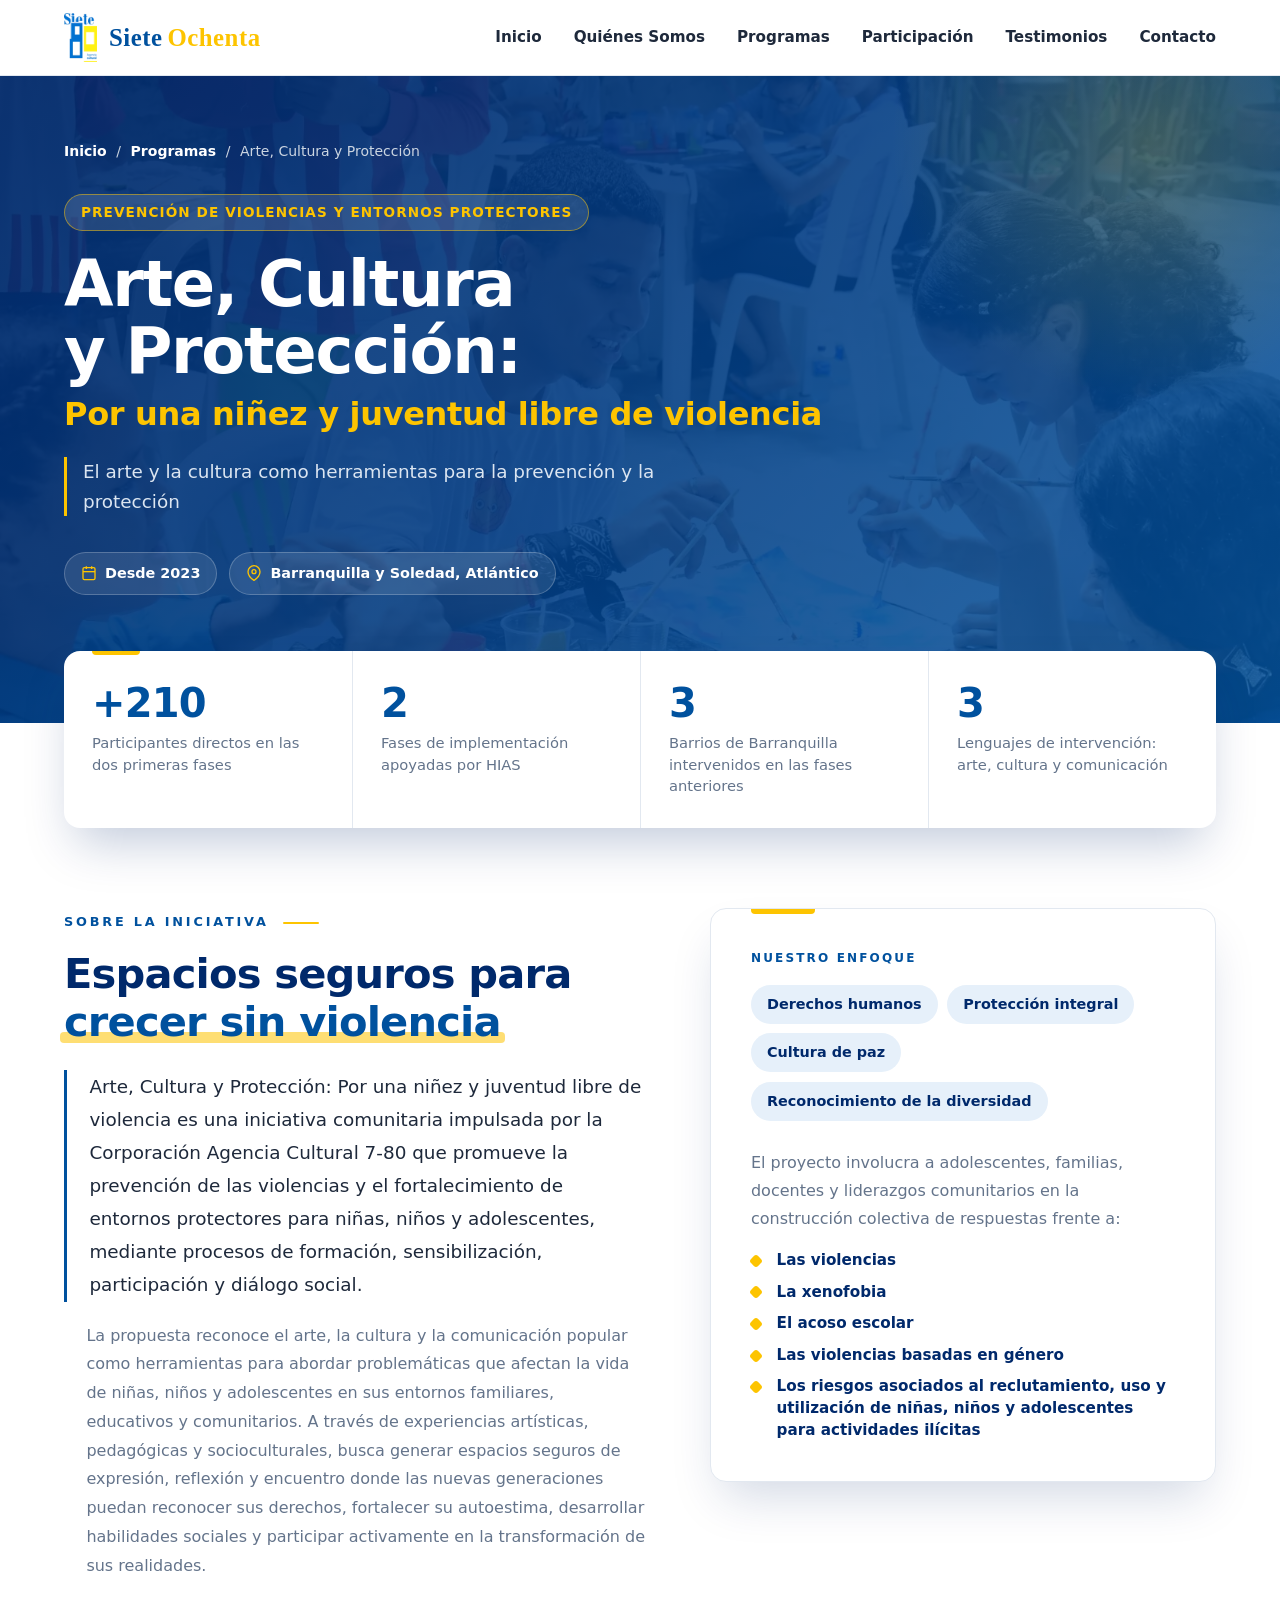
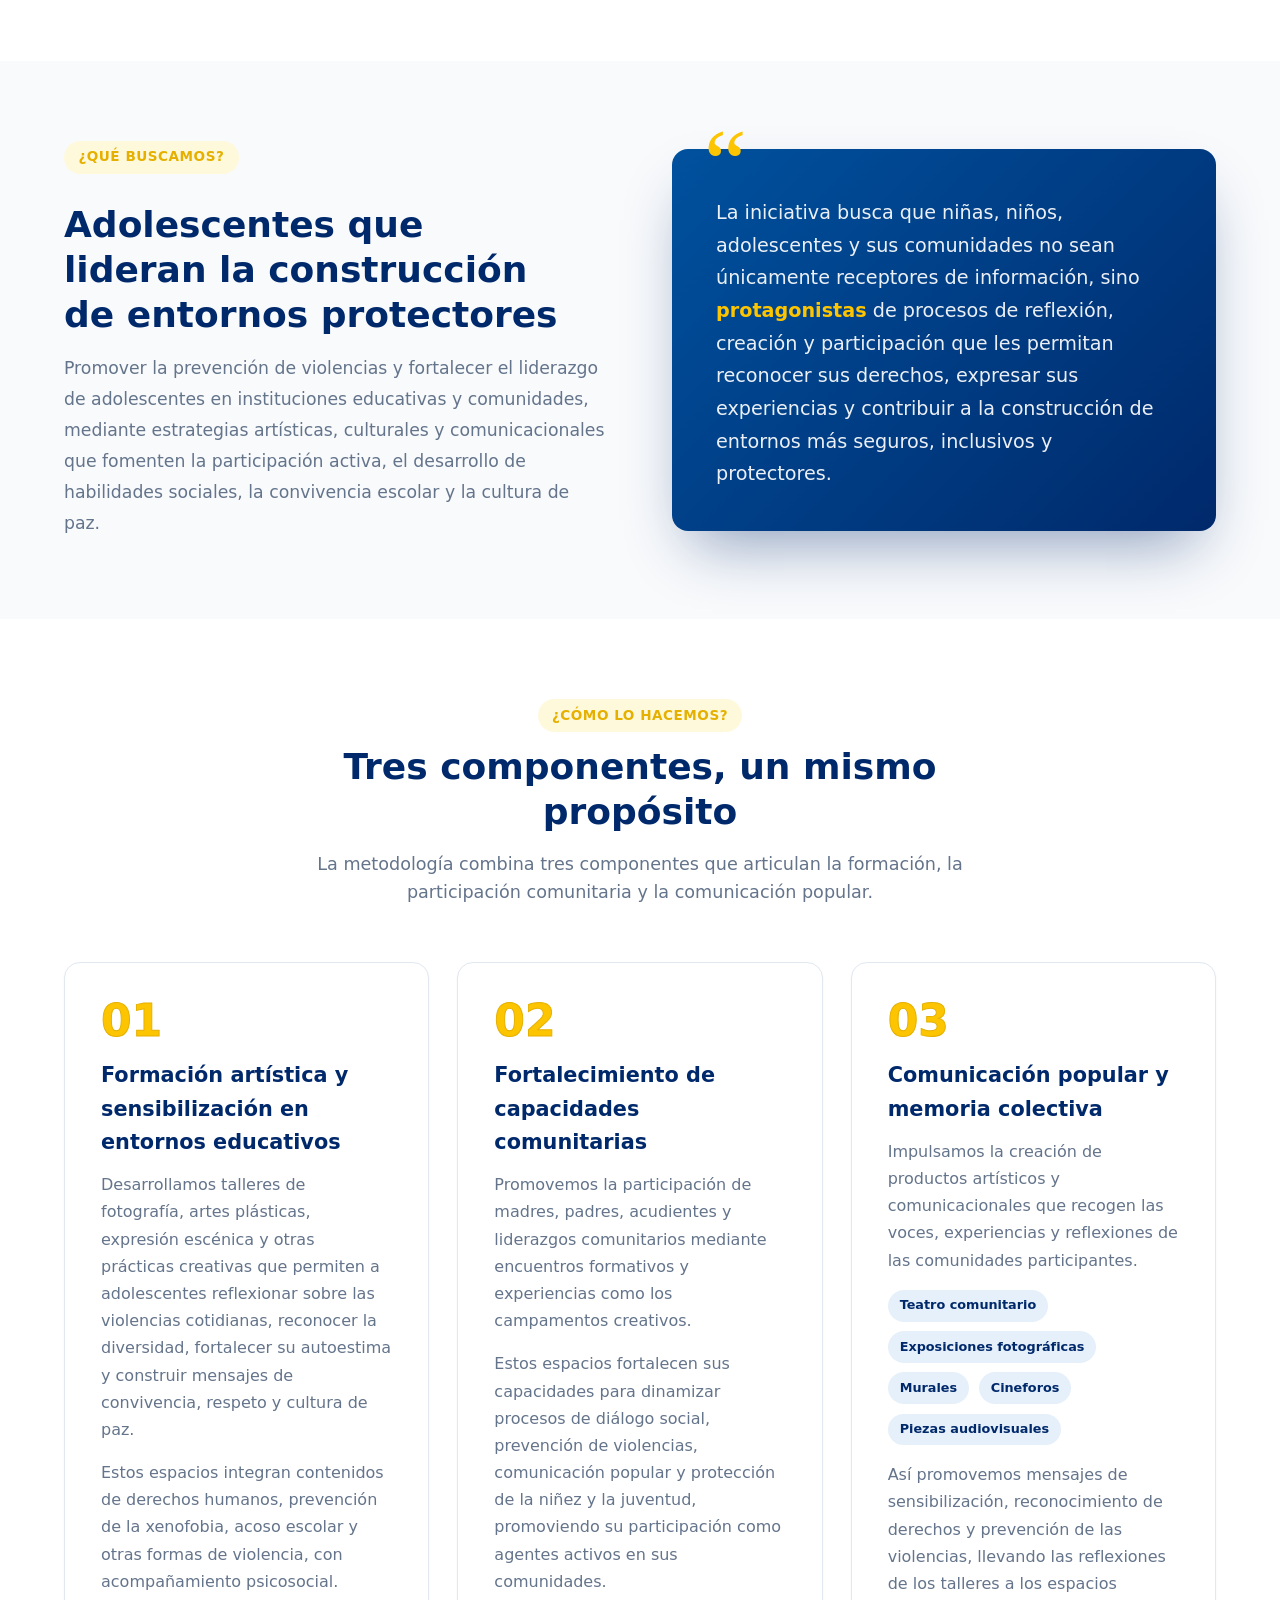
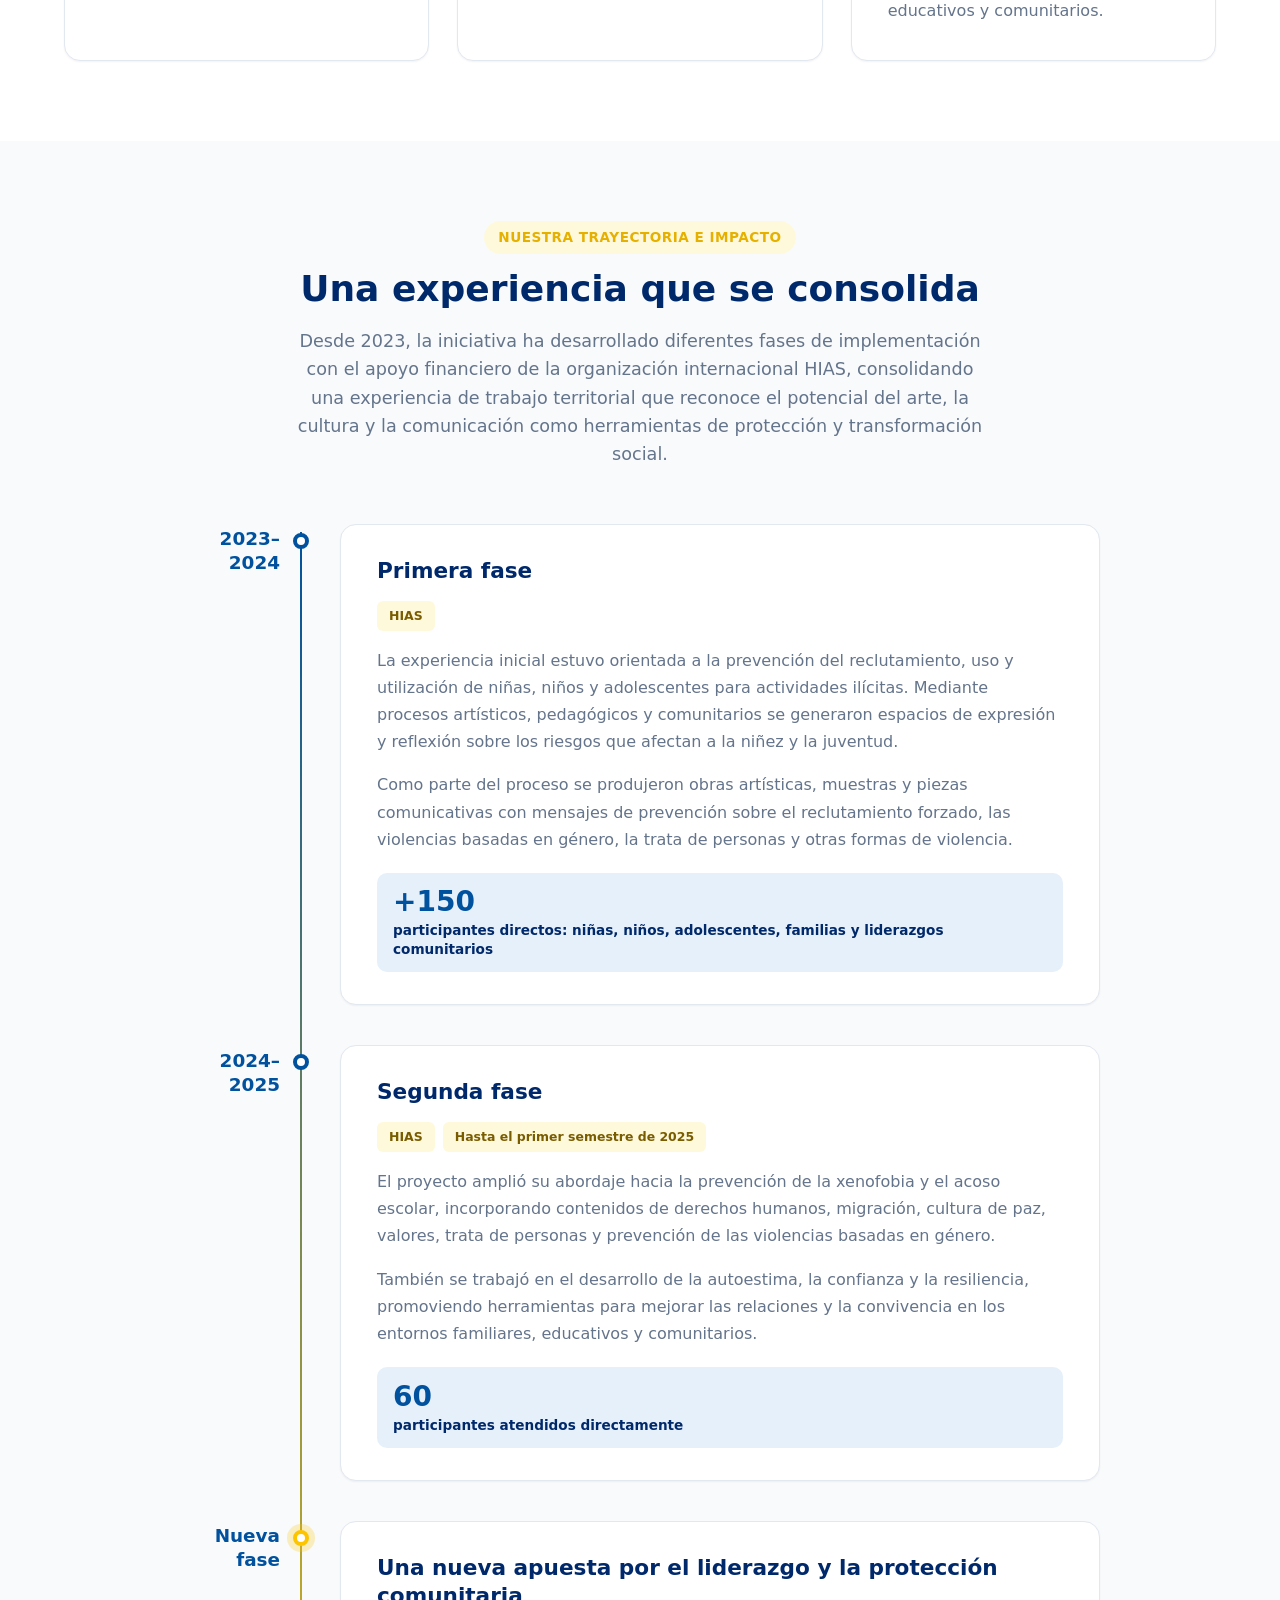
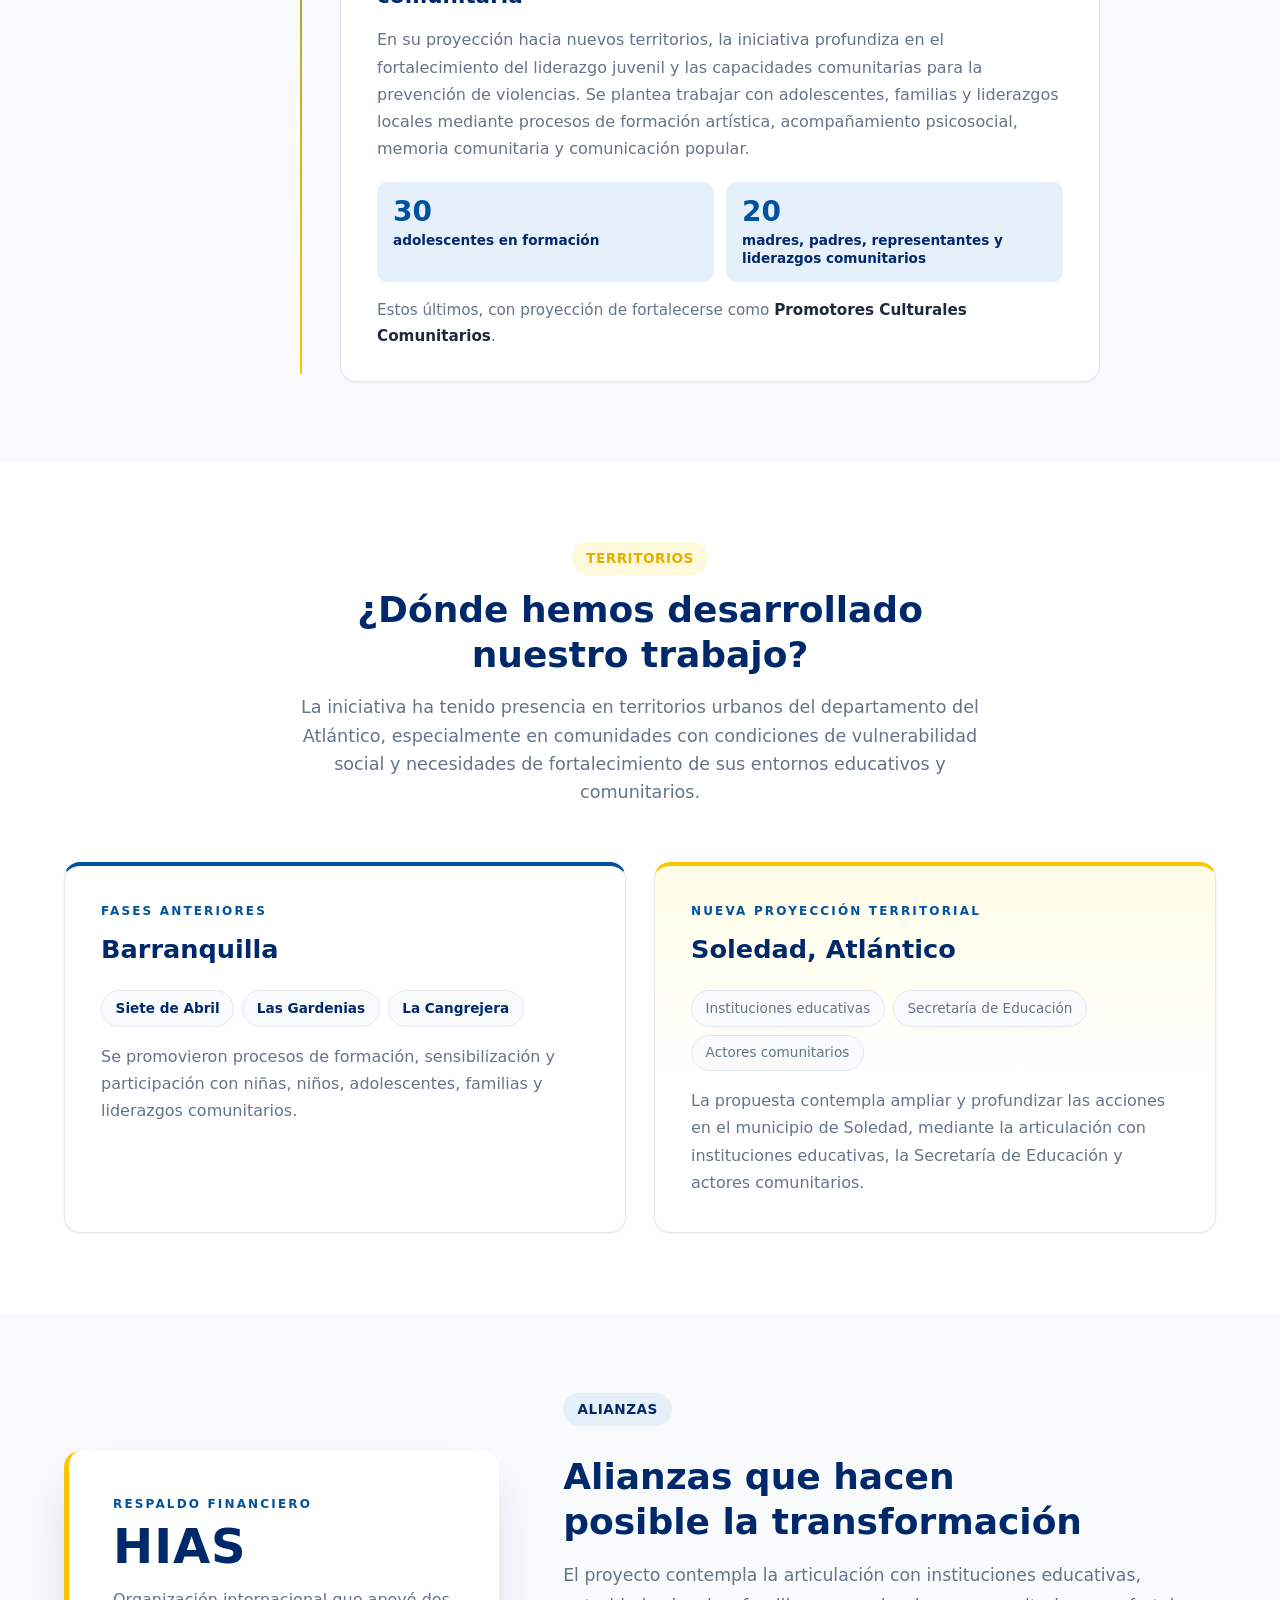
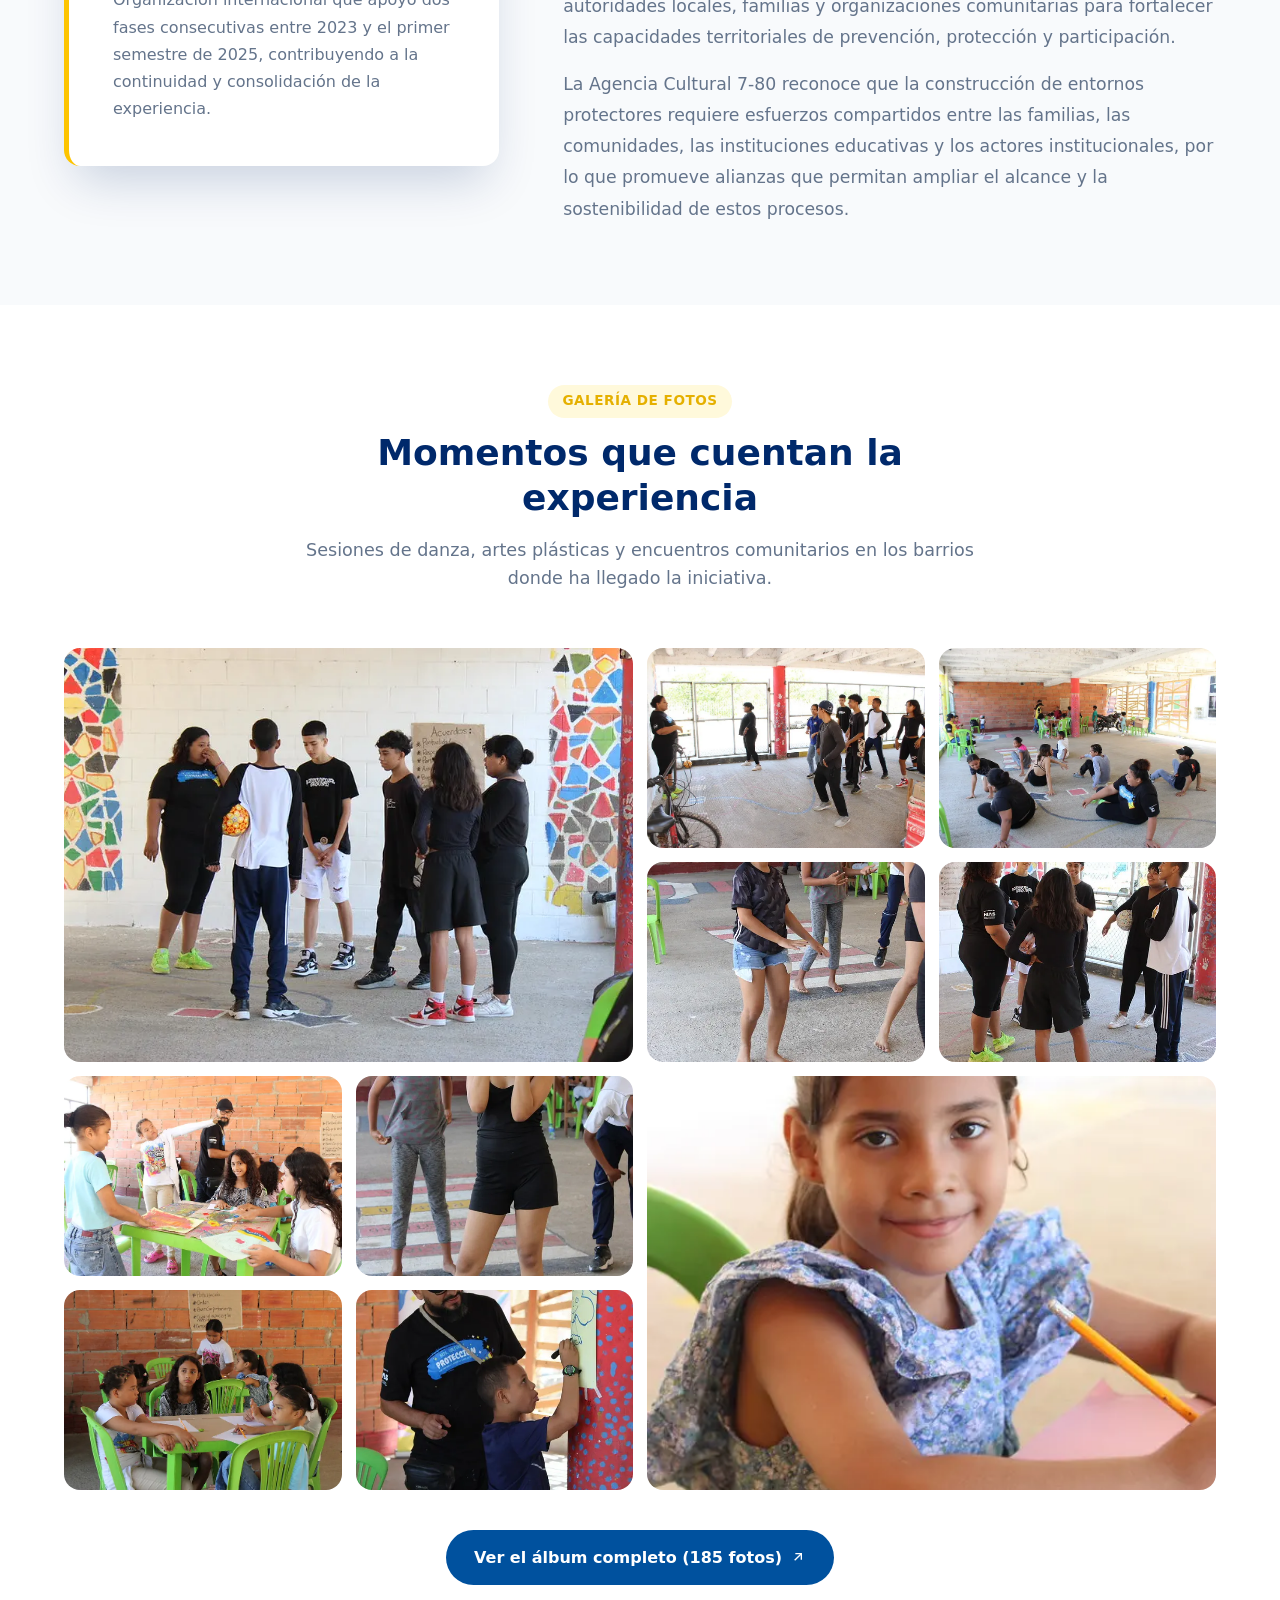
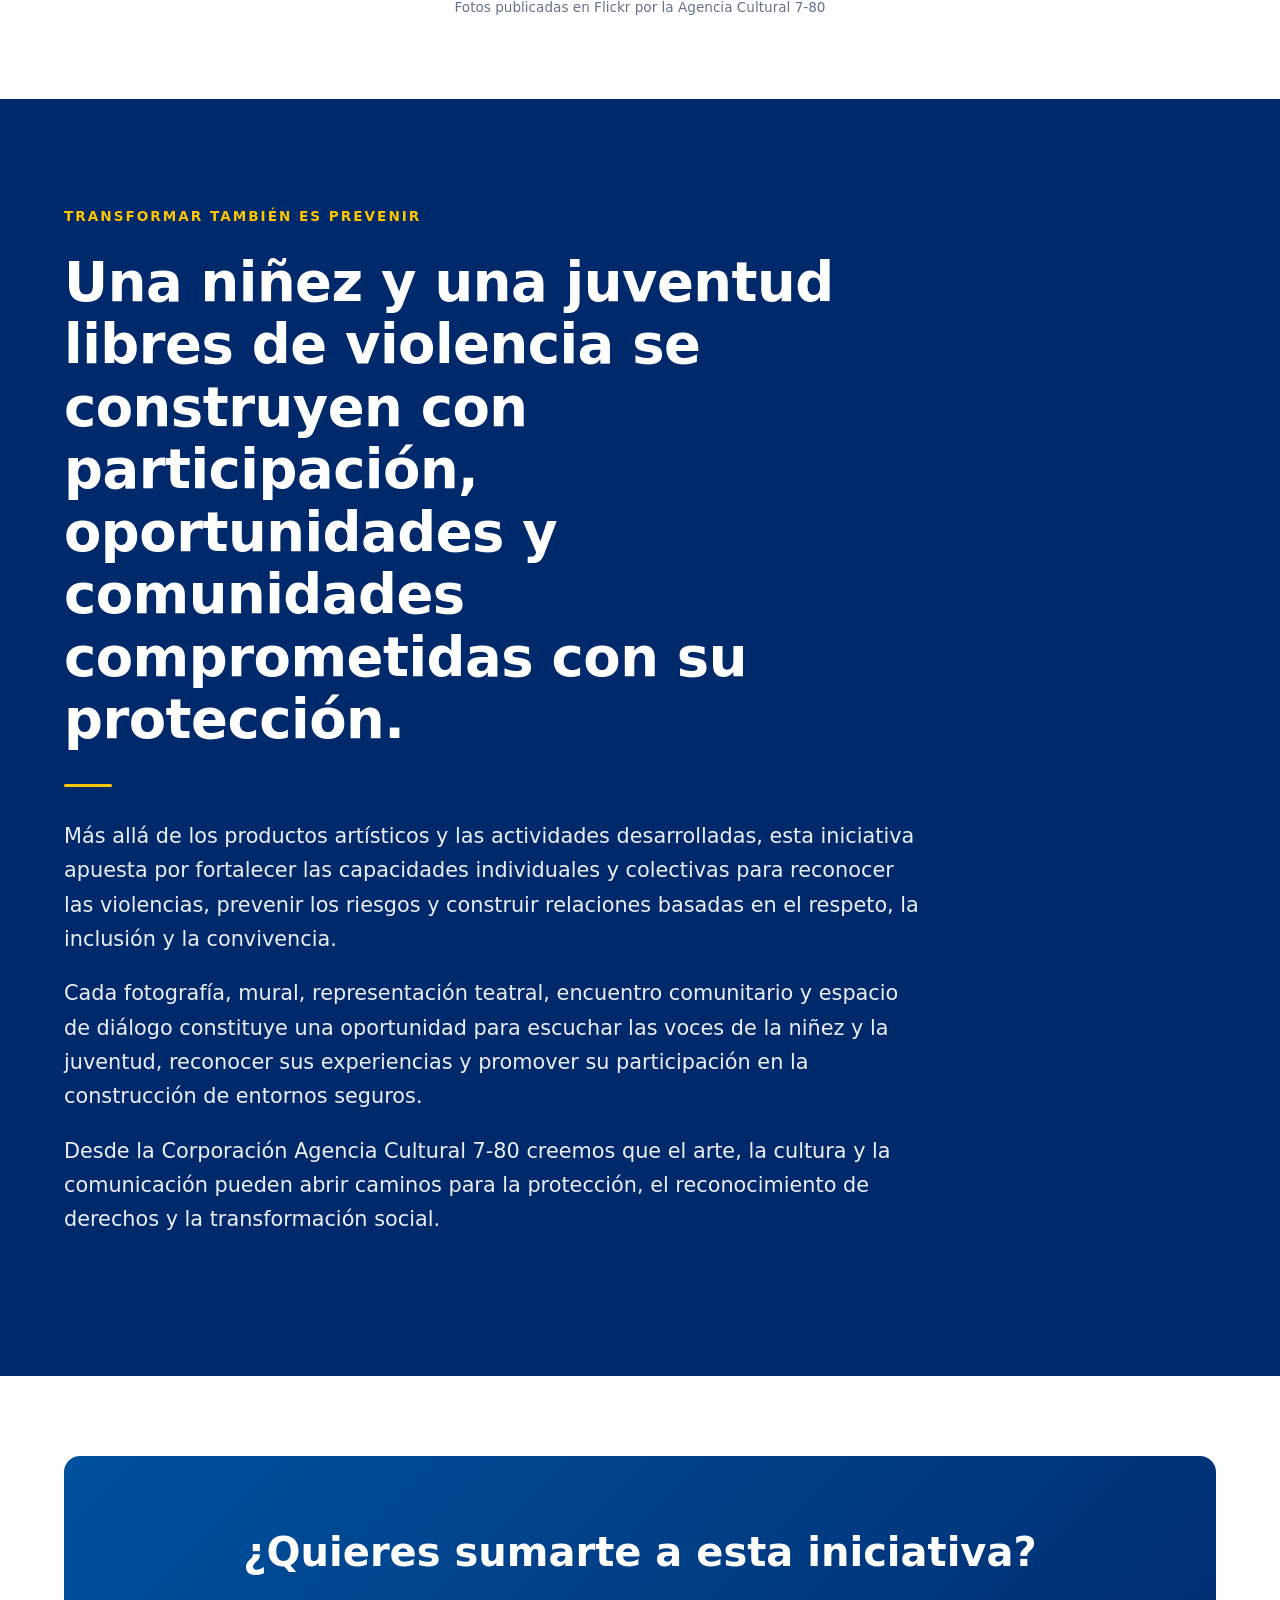
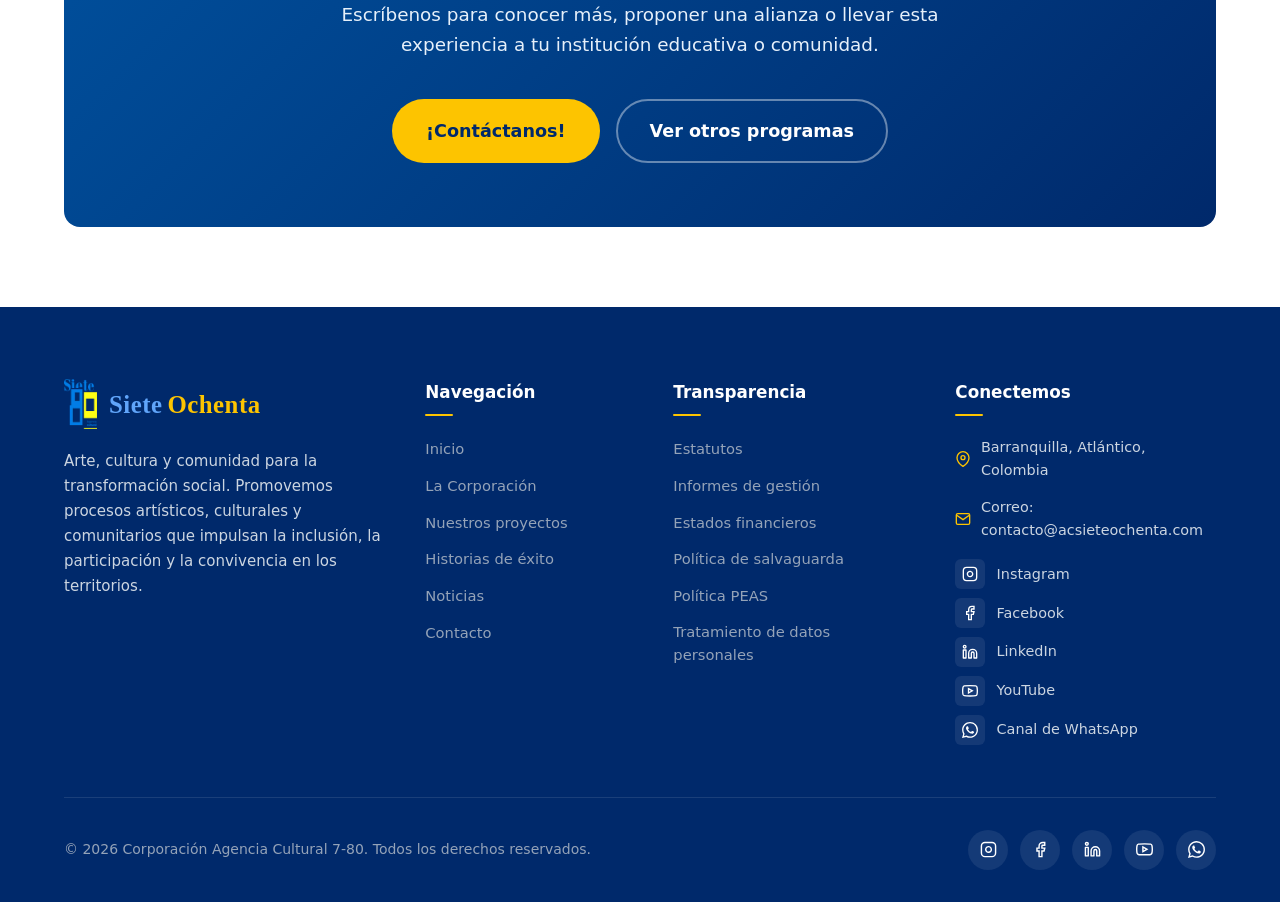
<file: arte-cultura-proteccion.html>
<!doctype html>
<html lang="es">
  <head>
    <meta charset="UTF-8" />
    <meta name="viewport" content="width=device-width, initial-scale=1.0" />
    <title>
      Arte, Cultura y Protección: Por una niñez y juventud libre de violencia | Siete Ochenta
    </title>
    <meta
      name="description"
      content="Iniciativa de la Agencia Cultural 7-80 que usa el arte, la cultura y la comunicación popular para prevenir las violencias y fortalecer entornos protectores para niñas, niños y adolescentes en el Atlántico."
    />
    <link rel="stylesheet" href="css/style.css?v=2.1" />
  </head>
  <body>
    <!-- ==========================================================================
       BARRA DE NAVEGACIÓN
       ========================================================================== -->
    <header class="header">
      <div class="container navbar">
        <!-- Logotipo -->
        <a href="index.html#inicio" class="logo" aria-label="Inicio Siete Ochenta">
          <img src="img/logo.webp" alt="Logo Siete Ochenta" class="logo-img" />
          <span class="logo-text">
            <span class="logo-siete" style="color: #00519e; font-family: 'Playfair Display', Georgia, 'Times New Roman', serif; font-size: 1.55rem; font-weight: 800; letter-spacing: 0.5px;">Siete</span>
            <span class="logo-ochenta" style="color: #fdc400; font-family: 'Playfair Display', Georgia, 'Times New Roman', serif; font-size: 1.55rem; font-weight: 800; letter-spacing: 0.5px; margin-left: 5px;">Ochenta</span>
          </span>
        </a>

        <!-- Enlaces de navegación -->
        <nav class="nav-links" id="navLinks">
          <a href="index.html#inicio" class="nav-link">Inicio</a>
          <a href="index.html#quienes-somos" class="nav-link">Quiénes Somos</a>
          <a href="index.html#programas" class="nav-link active">Programas</a>
          <a href="index.html#participacion" class="nav-link">Participación</a>
          <a href="index.html#testimonios" class="nav-link">Testimonios</a>
          <a href="index.html#contacto" class="nav-link">Contacto</a>
        </nav>

        <!-- Menú móvil -->
        <div class="nav-actions">
          <button
            class="mobile-toggle"
            id="mobileToggle"
            aria-label="Abrir menú"
            aria-expanded="false"
          >
            <svg
              viewBox="0 0 24 24"
              fill="none"
              stroke="currentColor"
              stroke-width="2"
              stroke-linecap="round"
              stroke-linejoin="round"
            >
              <line x1="3" y1="12" x2="21" y2="12"></line>
              <line x1="3" y1="6" x2="21" y2="6"></line>
              <line x1="3" y1="18" x2="21" y2="18"></line>
            </svg>
          </button>
        </div>
      </div>
    </header>

<main>
      <!-- ==========================================================================
         HERO DEL PROGRAMA
         ========================================================================== -->
      <section class="page-hero page-hero--proteccion page-hero--with-stats">
        <div class="container">
          <nav class="breadcrumb" aria-label="Ruta de navegación">
            <a href="index.html">Inicio</a>
            <span aria-hidden="true">/</span>
            <a href="index.html#programas">Programas</a>
            <span aria-hidden="true">/</span>
            <span aria-current="page">Arte, Cultura y Protección</span>
          </nav>

          <span class="hero-tag">Prevención de violencias y entornos protectores</span>
          <h1 class="page-hero-title">
            Arte, Cultura y Protección:
            <span>Por una niñez y juventud libre de violencia</span>
          </h1>
          <p class="page-hero-subtitle">
            El arte y la cultura como herramientas para la prevención y la protección
          </p>

          <ul class="page-hero-facts">
            <li>
              <svg width="16" height="16" viewBox="0 0 24 24" fill="none" stroke="currentColor" stroke-width="2" aria-hidden="true"><rect x="3" y="4" width="18" height="18" rx="2"></rect><line x1="16" y1="2" x2="16" y2="6"></line><line x1="8" y1="2" x2="8" y2="6"></line><line x1="3" y1="10" x2="21" y2="10"></line></svg>
              Desde 2023
            </li>
            <li>
              <svg width="16" height="16" viewBox="0 0 24 24" fill="none" stroke="currentColor" stroke-width="2" aria-hidden="true"><path d="M21 10c0 7-9 13-9 13s-9-6-9-13a9 9 0 0 1 18 0z"></path><circle cx="12" cy="10" r="3"></circle></svg>
              Barranquilla y Soledad, Atlántico
            </li>
          </ul>
        </div>
      </section>

      <!-- ==========================================================================
         CIFRAS DE IMPACTO
         ========================================================================== -->
      <div class="container">
        <dl class="impact-strip">
          <div>
            <dt>+210</dt>
            <dd>Participantes directos en las dos primeras fases</dd>
          </div>
          <div>
            <dt>2</dt>
            <dd>Fases de implementación apoyadas por HIAS</dd>
          </div>
          <div>
            <dt>3</dt>
            <dd>Barrios de Barranquilla intervenidos en las fases anteriores</dd>
          </div>
          <div>
            <dt>3</dt>
            <dd>Lenguajes de intervención: arte, cultura y comunicación</dd>
          </div>
        </dl>
      </div>

      <!-- ==========================================================================
         SOBRE LA INICIATIVA
         ========================================================================== -->
      <section class="section">
        <div class="container program-intro">
          <div class="program-intro-text">
            <span class="about-eyebrow">Sobre la iniciativa</span>
            <h2 class="program-intro-title">
              Espacios seguros para
              <em>crecer sin violencia</em>
            </h2>
            <p class="program-lead">
              Arte, Cultura y Protección: Por una niñez y juventud libre de violencia
              es una iniciativa comunitaria impulsada por la Corporación Agencia
              Cultural 7-80 que promueve la prevención de las violencias y el
              fortalecimiento de entornos protectores para niñas, niños y
              adolescentes, mediante procesos de formación, sensibilización,
              participación y diálogo social.
            </p>
            <p class="program-text-secondary">
              La propuesta reconoce el arte, la cultura y la comunicación popular como
              herramientas para abordar problemáticas que afectan la vida de niñas,
              niños y adolescentes en sus entornos familiares, educativos y
              comunitarios. A través de experiencias artísticas, pedagógicas y
              socioculturales, busca generar espacios seguros de expresión, reflexión
              y encuentro donde las nuevas generaciones puedan reconocer sus derechos,
              fortalecer su autoestima, desarrollar habilidades sociales y participar
              activamente en la transformación de sus realidades.
            </p>
          </div>

          <aside class="method-card">
            <span class="method-card-label">Nuestro enfoque</span>
            <ul class="language-list">
              <li>Derechos humanos</li>
              <li>Protección integral</li>
              <li>Cultura de paz</li>
              <li>Reconocimiento de la diversidad</li>
            </ul>
            <p class="method-card-gap">
              El proyecto involucra a adolescentes, familias, docentes y liderazgos
              comunitarios en la construcción colectiva de respuestas frente a:
            </p>
            <ul class="risk-list">
              <li>Las violencias</li>
              <li>La xenofobia</li>
              <li>El acoso escolar</li>
              <li>Las violencias basadas en género</li>
              <li>
                Los riesgos asociados al reclutamiento, uso y utilización de niñas,
                niños y adolescentes para actividades ilícitas
              </li>
            </ul>
          </aside>
        </div>
      </section>

      <!-- ==========================================================================
         ¿QUÉ BUSCAMOS?
         ========================================================================== -->
      <section class="section section-alt">
        <div class="container goal-layout">
          <div>
            <span class="badge badge-secondary">¿Qué buscamos?</span>
            <h2 class="section-title goal-title">
              Adolescentes que lideran la construcción de entornos protectores
            </h2>
            <p class="goal-text">
              Promover la prevención de violencias y fortalecer el liderazgo de
              adolescentes en instituciones educativas y comunidades, mediante
              estrategias artísticas, culturales y comunicacionales que fomenten la
              participación activa, el desarrollo de habilidades sociales, la
              convivencia escolar y la cultura de paz.
            </p>
          </div>
          <blockquote class="goal-quote">
            <p>
              La iniciativa busca que niñas, niños, adolescentes y sus comunidades
              no sean únicamente receptores de información, sino
              <strong>protagonistas</strong> de procesos de reflexión, creación y
              participación que les permitan reconocer sus derechos, expresar sus
              experiencias y contribuir a la construcción de entornos más seguros,
              inclusivos y protectores.
            </p>
          </blockquote>
        </div>
      </section>

      <!-- ==========================================================================
         ¿CÓMO LO HACEMOS?
         ========================================================================== -->
      <section class="section">
        <div class="container">
          <div class="section-header">
            <span class="badge badge-secondary">¿Cómo lo hacemos?</span>
            <h2 class="section-title">Tres componentes, un mismo propósito</h2>
            <p class="section-subtitle">
              La metodología combina tres componentes que articulan la formación, la
              participación comunitaria y la comunicación popular.
            </p>
          </div>

          <div class="component-grid">
            <article class="experience-card">
              <span class="component-number" aria-hidden="true">01</span>
              <h3 class="experience-title">Formación artística y sensibilización en entornos educativos</h3>
              <p>
                Desarrollamos talleres de fotografía, artes plásticas, expresión
                escénica y otras prácticas creativas que permiten a adolescentes
                reflexionar sobre las violencias cotidianas, reconocer la diversidad,
                fortalecer su autoestima y construir mensajes de convivencia, respeto
                y cultura de paz.
              </p>
              <p>
                Estos espacios integran contenidos de derechos humanos, prevención de
                la xenofobia, acoso escolar y otras formas de violencia, con
                acompañamiento psicosocial.
              </p>
            </article>

            <article class="experience-card">
              <span class="component-number" aria-hidden="true">02</span>
              <h3 class="experience-title">Fortalecimiento de capacidades comunitarias</h3>
              <p>
                Promovemos la participación de madres, padres, acudientes y
                liderazgos comunitarios mediante encuentros formativos y experiencias
                como los campamentos creativos.
              </p>
              <p>
                Estos espacios fortalecen sus capacidades para dinamizar procesos de
                diálogo social, prevención de violencias, comunicación popular y
                protección de la niñez y la juventud, promoviendo su participación
                como agentes activos en sus comunidades.
              </p>
            </article>

            <article class="experience-card">
              <span class="component-number" aria-hidden="true">03</span>
              <h3 class="experience-title">Comunicación popular y memoria colectiva</h3>
              <p>
                Impulsamos la creación de productos artísticos y comunicacionales que
                recogen las voces, experiencias y reflexiones de las comunidades
                participantes.
              </p>
              <ul class="language-list language-list--sm">
                <li>Teatro comunitario</li>
                <li>Exposiciones fotográficas</li>
                <li>Murales</li>
                <li>Cineforos</li>
                <li>Piezas audiovisuales</li>
              </ul>
              <p>
                Así promovemos mensajes de sensibilización, reconocimiento de
                derechos y prevención de las violencias, llevando las reflexiones de
                los talleres a los espacios educativos y comunitarios.
              </p>
            </article>
          </div>
        </div>
      </section>

      <!-- ==========================================================================
         TRAYECTORIA E IMPACTO (LÍNEA DE TIEMPO)
         ========================================================================== -->
      <section class="section section-alt">
        <div class="container">
          <div class="section-header">
            <span class="badge badge-secondary">Nuestra trayectoria e impacto</span>
            <h2 class="section-title">Una experiencia que se consolida</h2>
            <p class="section-subtitle">
              Desde 2023, la iniciativa ha desarrollado diferentes fases de
              implementación con el apoyo financiero de la organización internacional
              HIAS, consolidando una experiencia de trabajo territorial que reconoce
              el potencial del arte, la cultura y la comunicación como herramientas
              de protección y transformación social.
            </p>
          </div>

          <ol class="timeline">
            <!-- Primera fase -->
            <li class="timeline-item">
              <span class="timeline-year">2023–2024</span>
              <div class="timeline-card">
                <h3 class="timeline-title">Primera fase</h3>
                <ul class="ally-list" aria-label="Aliados">
                  <li>HIAS</li>
                </ul>
                <p>
                  La experiencia inicial estuvo orientada a la prevención del
                  reclutamiento, uso y utilización de niñas, niños y adolescentes para
                  actividades ilícitas. Mediante procesos artísticos, pedagógicos y
                  comunitarios se generaron espacios de expresión y reflexión sobre
                  los riesgos que afectan a la niñez y la juventud.
                </p>
                <p>
                  Como parte del proceso se produjeron obras artísticas, muestras y
                  piezas comunicativas con mensajes de prevención sobre el
                  reclutamiento forzado, las violencias basadas en género, la trata de
                  personas y otras formas de violencia.
                </p>
                <dl class="timeline-stats">
                  <div>
                    <dt>+150</dt>
                    <dd>participantes directos: niñas, niños, adolescentes, familias y liderazgos comunitarios</dd>
                  </div>
                </dl>
              </div>
            </li>

            <!-- Segunda fase -->
            <li class="timeline-item">
              <span class="timeline-year">2024–2025</span>
              <div class="timeline-card">
                <h3 class="timeline-title">Segunda fase</h3>
                <ul class="ally-list" aria-label="Aliados">
                  <li>HIAS</li>
                  <li>Hasta el primer semestre de 2025</li>
                </ul>
                <p>
                  El proyecto amplió su abordaje hacia la prevención de la xenofobia y
                  el acoso escolar, incorporando contenidos de derechos humanos,
                  migración, cultura de paz, valores, trata de personas y prevención
                  de las violencias basadas en género.
                </p>
                <p>
                  También se trabajó en el desarrollo de la autoestima, la confianza y
                  la resiliencia, promoviendo herramientas para mejorar las relaciones
                  y la convivencia en los entornos familiares, educativos y
                  comunitarios.
                </p>
                <dl class="timeline-stats">
                  <div>
                    <dt>60</dt>
                    <dd>participantes atendidos directamente</dd>
                  </div>
                </dl>
              </div>
            </li>

            <!-- Nueva apuesta -->
            <li class="timeline-item timeline-item--current">
              <span class="timeline-year">Nueva fase</span>
              <div class="timeline-card">
                <h3 class="timeline-title">Una nueva apuesta por el liderazgo y la protección comunitaria</h3>
                <p>
                  En su proyección hacia nuevos territorios, la iniciativa profundiza
                  en el fortalecimiento del liderazgo juvenil y las capacidades
                  comunitarias para la prevención de violencias. Se plantea trabajar
                  con adolescentes, familias y liderazgos locales mediante procesos de
                  formación artística, acompañamiento psicosocial, memoria comunitaria
                  y comunicación popular.
                </p>
                <dl class="timeline-stats">
                  <div>
                    <dt>30</dt>
                    <dd>adolescentes en formación</dd>
                  </div>
                  <div>
                    <dt>20</dt>
                    <dd>madres, padres, representantes y liderazgos comunitarios</dd>
                  </div>
                </dl>
                <p class="timeline-note">
                  Estos últimos, con proyección de fortalecerse como
                  <strong>Promotores Culturales Comunitarios</strong>.
                </p>
              </div>
            </li>
          </ol>
        </div>
      </section>

      <!-- ==========================================================================
         ¿DÓNDE HEMOS DESARROLLADO NUESTRO TRABAJO?
         ========================================================================== -->
      <section class="section">
        <div class="container">
          <div class="section-header">
            <span class="badge badge-secondary">Territorios</span>
            <h2 class="section-title">¿Dónde hemos desarrollado nuestro trabajo?</h2>
            <p class="section-subtitle">
              La iniciativa ha tenido presencia en territorios urbanos del
              departamento del Atlántico, especialmente en comunidades con
              condiciones de vulnerabilidad social y necesidades de fortalecimiento
              de sus entornos educativos y comunitarios.
            </p>
          </div>

          <div class="territory-grid">
            <article class="territory-card">
              <span class="territory-label">Fases anteriores</span>
              <h3 class="territory-city">Barranquilla</h3>
              <ul class="place-list" aria-label="Barrios">
                <li><strong>Siete de Abril</strong></li>
                <li><strong>Las Gardenias</strong></li>
                <li><strong>La Cangrejera</strong></li>
              </ul>
              <p>
                Se promovieron procesos de formación, sensibilización y participación
                con niñas, niños, adolescentes, familias y liderazgos comunitarios.
              </p>
            </article>

            <article class="territory-card territory-card--next">
              <span class="territory-label">Nueva proyección territorial</span>
              <h3 class="territory-city">Soledad, Atlántico</h3>
              <ul class="place-list" aria-label="Articulación">
                <li>Instituciones educativas</li>
                <li>Secretaría de Educación</li>
                <li>Actores comunitarios</li>
              </ul>
              <p>
                La propuesta contempla ampliar y profundizar las acciones en el
                municipio de Soledad, mediante la articulación con instituciones
                educativas, la Secretaría de Educación y actores comunitarios.
              </p>
            </article>
          </div>
        </div>
      </section>

      <!-- ==========================================================================
         ALIANZAS
         ========================================================================== -->
      <section class="section section-alt">
        <div class="container alliance-layout">
          <div class="alliance-feature">
            <span class="territory-label">Respaldo financiero</span>
            <span class="alliance-name">HIAS</span>
            <p>
              Organización internacional que apoyó dos fases consecutivas entre 2023
              y el primer semestre de 2025, contribuyendo a la continuidad y
              consolidación de la experiencia.
            </p>
          </div>
          <div>
            <span class="badge">Alianzas</span>
            <h2 class="section-title alliance-title">Alianzas que hacen posible la transformación</h2>
            <p class="goal-text">
              El proyecto contempla la articulación con instituciones educativas,
              autoridades locales, familias y organizaciones comunitarias para
              fortalecer las capacidades territoriales de prevención, protección y
              participación.
            </p>
            <p class="goal-text">
              La Agencia Cultural 7-80 reconoce que la construcción de entornos
              protectores requiere esfuerzos compartidos entre las familias, las
              comunidades, las instituciones educativas y los actores
              institucionales, por lo que promueve alianzas que permitan ampliar el
              alcance y la sostenibilidad de estos procesos.
            </p>
          </div>
        </div>
      </section>

      <!-- ==========================================================================
         GALERÍA DE FOTOS (fotos alojadas en el álbum de Flickr de la Agencia)
         ========================================================================== -->
      <section class="section" id="galeria">
        <div class="container">
          <div class="section-header">
            <span class="badge badge-secondary">Galería de Fotos</span>
            <h2 class="section-title">Momentos que cuentan la experiencia</h2>
            <p class="section-subtitle">
              Sesiones de danza, artes plásticas y encuentros comunitarios en los
              barrios donde ha llegado la iniciativa.
            </p>
          </div>

          <div class="gallery-grid">
            <a class="gallery-item gallery-item--large" href="https://www.flickr.com/photos/205239264@N08/55672219788/in/album-72177720337210989" target="_blank" rel="noopener">
              <picture><source media="(max-width: 768px)" srcset="img/movil/galeria/arte-cultura-proteccion/danza-grupo-mosaico.webp" type="image/webp" /><img src="img/galeria/arte-cultura-proteccion/danza-grupo-mosaico.webp" alt="Grupo de adolescentes y jóvenes durante la sesión de danza en Las Gardenias" loading="lazy" /></picture>
              <span class="gallery-caption">Sesión de danza · Las Gardenias</span>
            </a>
            <a class="gallery-item" href="https://www.flickr.com/photos/205239264@N08/55672526800/in/album-72177720337210989" target="_blank" rel="noopener">
              <picture><source media="(max-width: 768px)" srcset="img/movil/galeria/arte-cultura-proteccion/danza-sesion-1.webp" type="image/webp" /><img src="img/galeria/arte-cultura-proteccion/danza-sesion-1.webp" alt="Participantes durante la sesión de danza en Las Gardenias" loading="lazy" /></picture>
              <span class="gallery-caption">Sesión de danza</span>
            </a>
            <a class="gallery-item" href="https://www.flickr.com/photos/205239264@N08/55672219843/in/album-72177720337210989" target="_blank" rel="noopener">
              <picture><source media="(max-width: 768px)" srcset="img/movil/galeria/arte-cultura-proteccion/danza-sesion-2.webp" type="image/webp" /><img src="img/galeria/arte-cultura-proteccion/danza-sesion-2.webp" alt="Niñas y niños practican movimientos de danza" loading="lazy" /></picture>
              <span class="gallery-caption">Sesión de danza</span>
            </a>
            <a class="gallery-item" href="https://www.flickr.com/photos/205239264@N08/55672526845/in/album-72177720337210989" target="_blank" rel="noopener">
              <picture><source media="(max-width: 768px)" srcset="img/movil/galeria/arte-cultura-proteccion/danza-ensayo.webp" type="image/webp" /><img src="img/galeria/arte-cultura-proteccion/danza-ensayo.webp" alt="Participantes ensayan pasos de danza" loading="lazy" /></picture>
              <span class="gallery-caption">Sesión de danza</span>
            </a>
            <a class="gallery-item" href="https://www.flickr.com/photos/205239264@N08/55671112162/in/album-72177720337210989" target="_blank" rel="noopener">
              <picture><source media="(max-width: 768px)" srcset="img/movil/galeria/arte-cultura-proteccion/danza-sesion-3.webp" type="image/webp" /><img src="img/galeria/arte-cultura-proteccion/danza-sesion-3.webp" alt="Momento de la sesión de danza en Las Gardenias" loading="lazy" /></picture>
              <span class="gallery-caption">Sesión de danza</span>
            </a>
            <a class="gallery-item gallery-item--large gallery-item--right" href="https://www.flickr.com/photos/205239264@N08/55672120741/in/album-72177720337210989" target="_blank" rel="noopener">
              <picture><source media="(max-width: 768px)" srcset="img/movil/galeria/arte-cultura-proteccion/nina-dibujando.webp" type="image/webp" /><img src="img/galeria/arte-cultura-proteccion/nina-dibujando.webp" alt="Una niña sonríe mientras dibuja en la sesión de artes plásticas en Las Gardenias" loading="lazy" /></picture>
              <span class="gallery-caption">Artes plásticas · Las Gardenias</span>
            </a>
            <a class="gallery-item" href="https://www.flickr.com/photos/205239264@N08/55671117097/in/album-72177720337210989" target="_blank" rel="noopener">
              <picture><source media="(max-width: 768px)" srcset="img/movil/galeria/arte-cultura-proteccion/artes-plasticas-pintura.webp" type="image/webp" /><img src="img/galeria/arte-cultura-proteccion/artes-plasticas-pintura.webp" alt="Participantes pintan durante la sesión de artes plásticas" loading="lazy" /></picture>
              <span class="gallery-caption">Artes plásticas</span>
            </a>
            <a class="gallery-item" href="https://www.flickr.com/photos/205239264@N08/55672282874/in/album-72177720337210989" target="_blank" rel="noopener">
              <picture><source media="(max-width: 768px)" srcset="img/movil/galeria/arte-cultura-proteccion/danza-movimiento.webp" type="image/webp" /><img src="img/galeria/arte-cultura-proteccion/danza-movimiento.webp" alt="Participantes durante un ejercicio de movimiento en la sesión de danza" loading="lazy" /></picture>
              <span class="gallery-caption">Sesión de danza</span>
            </a>
            <a class="gallery-item" href="https://www.flickr.com/photos/205239264@N08/55672224588/in/album-72177720337210989" target="_blank" rel="noopener">
              <picture><source media="(max-width: 768px)" srcset="img/movil/galeria/arte-cultura-proteccion/artes-plasticas-creacion.webp" type="image/webp" /><img src="img/galeria/arte-cultura-proteccion/artes-plasticas-creacion.webp" alt="Niñas y niños crean durante la sesión de artes plásticas" loading="lazy" /></picture>
              <span class="gallery-caption">Artes plásticas</span>
            </a>
            <a class="gallery-item" href="https://www.flickr.com/photos/205239264@N08/55671117082/in/album-72177720337210989" target="_blank" rel="noopener">
              <picture><source media="(max-width: 768px)" srcset="img/movil/galeria/arte-cultura-proteccion/artes-plasticas-mural.webp" type="image/webp" /><img src="img/galeria/arte-cultura-proteccion/artes-plasticas-mural.webp" alt="Momento de la sesión de artes plásticas en Las Gardenias" loading="lazy" /></picture>
              <span class="gallery-caption">Artes plásticas</span>
            </a>
          </div>

          <div class="gallery-footer">
            <a class="btn btn-primary" href="https://flic.kr/s/aHBqjDd3GD" target="_blank" rel="noopener">
              Ver el álbum completo (185 fotos)
              <svg width="16" height="16" viewBox="0 0 24 24" fill="none" stroke="currentColor" stroke-width="2" aria-hidden="true"><path d="M7 17 17 7"></path><path d="M8 7h9v9"></path></svg>
            </a>
            <span class="gallery-note">Fotos publicadas en Flickr por la Agencia Cultural 7-80</span>
          </div>
        </div>
      </section>

      <!-- ==========================================================================
         CIERRE
         ========================================================================== -->
      <section class="participation-section">
        <div class="container">
          <div class="participation-content">
            <span class="participation-tag">TRANSFORMAR TAMBIÉN ES PREVENIR</span>
            <h2 class="participation-title">
              Una niñez y una juventud libres de violencia se construyen con
              participación, oportunidades y comunidades comprometidas con su
              protección.
            </h2>
            <div class="participation-divider" aria-hidden="true"></div>
            <p class="participation-desc">
              Más allá de los productos artísticos y las actividades desarrolladas,
              esta iniciativa apuesta por fortalecer las capacidades individuales y
              colectivas para reconocer las violencias, prevenir los riesgos y
              construir relaciones basadas en el respeto, la inclusión y la
              convivencia.
            </p>
            <p class="participation-desc">
              Cada fotografía, mural, representación teatral, encuentro comunitario y
              espacio de diálogo constituye una oportunidad para escuchar las voces de
              la niñez y la juventud, reconocer sus experiencias y promover su
              participación en la construcción de entornos seguros.
            </p>
            <p class="participation-desc">
              Desde la Corporación Agencia Cultural 7-80 creemos que el arte, la
              cultura y la comunicación pueden abrir caminos para la protección, el
              reconocimiento de derechos y la transformación social.
            </p>
          </div>
        </div>
      </section>

      <section class="section">
        <div class="container">
          <div class="cta-banner">
            <h2>¿Quieres sumarte a esta iniciativa?</h2>
            <p>
              Escríbenos para conocer más, proponer una alianza o llevar esta
              experiencia a tu institución educativa o comunidad.
            </p>
            <div class="cta-actions">
              <a href="index.html#contacto" class="btn btn-secondary btn-lg">¡Contáctanos!</a>
              <a href="index.html#programas" class="btn btn-outline-white btn-lg">Ver otros programas</a>
            </div>
          </div>
        </div>
      </section>
    </main>

    <!-- ==========================================================================
       FOOTER
       ========================================================================== -->
    <footer class="footer">
      <div class="container">
        <div class="footer-grid">
          <div class="footer-brand">
            <div class="logo" style="color: #ffffff">
              <img
                src="img/logo.webp"
                alt="Logo Siete Ochenta"
                class="logo-img"
                style="filter: brightness(1.1)"
              />
              <span class="logo-text">
                <span class="logo-siete" style="color: #60a5fa; font-family: 'Playfair Display', Georgia, 'Times New Roman', serif; font-size: 1.55rem; font-weight: 800; letter-spacing: 0.5px;">Siete</span>
                <span class="logo-ochenta" style="color: #fdc400; font-family: 'Playfair Display', Georgia, 'Times New Roman', serif; font-size: 1.55rem; font-weight: 800; letter-spacing: 0.5px; margin-left: 5px;">Ochenta</span>
              </span>
            </div>
            <p>
              Arte, cultura y comunidad para la transformación social.
              Promovemos procesos artísticos, culturales y comunitarios que impulsan la inclusión,
              la participación y la convivencia en los territorios.
            </p>
          </div>

          <div>
            <h4 class="footer-title">Navegación</h4>
            <ul class="footer-links">
              <li><a href="index.html#inicio" class="footer-link">Inicio</a></li>
              <li>
                <a href="index.html#quienes-somos" class="footer-link">La Corporación</a>
              </li>
              <li>
                <a href="index.html#programas" class="footer-link">Nuestros proyectos</a>
              </li>
              <li>
                <a href="index.html#testimonios" class="footer-link">Historias de éxito</a>
              </li>
              <li>
                <a href="index.html#participacion" class="footer-link">Noticias</a>
              </li>
              <li>
                <a href="index.html#contacto" class="footer-link">Contacto</a>
              </li>
            </ul>
          </div>

          <div>
            <h4 class="footer-title">Transparencia</h4>
            <ul class="footer-links">
              <li><a href="#" class="footer-link">Estatutos</a></li>
              <li>
                <a href="#" class="footer-link">Informes de gestión</a>
              </li>
              <li>
                <a href="#" class="footer-link">Estados financieros</a>
              </li>
              <li>
                <a href="#" class="footer-link">Política de salvaguarda</a>
              </li>
              <li>
                <a href="#" class="footer-link">Política PEAS</a>
              </li>
              <li>
                <a href="#" class="footer-link"
                  >Tratamiento de datos personales</a
                >
              </li>
            </ul>
          </div>

          <div>
            <h4 class="footer-title">Conectemos</h4>
            <div class="footer-connect">
              <div class="footer-meta-item">
                <svg width="16" height="16" viewBox="0 0 24 24" fill="none" stroke="currentColor" stroke-width="2" aria-hidden="true">
                  <path d="M21 10c0 7-9 13-9 13s-9-6-9-13a9 9 0 0 1 18 0z"></path>
                  <circle cx="12" cy="10" r="3"></circle>
                </svg>
                <span>Barranquilla, Atlántico, Colombia</span>
              </div>
              <a href="mailto:contacto@acsieteochenta.com" class="footer-meta-item footer-meta-link">
                <svg width="16" height="16" viewBox="0 0 24 24" fill="none" stroke="currentColor" stroke-width="2" aria-hidden="true">
                  <path d="M4 4h16c1.1 0 2 .9 2 2v12c0 1.1-.9 2-2 2H4c-1.1 0-2-.9-2-2V6c0-1.1.9-2 2-2z"></path>
                  <polyline points="22,6 12,13 2,6"></polyline>
                </svg>
                <span>Correo: contacto@acsieteochenta.com</span>
              </a>
              <ul class="footer-platforms">
                <li>
                  <a
                    href="https://www.instagram.com/acsieteochenta/"
                    target="_blank"
                    rel="noopener noreferrer"
                    class="footer-platform-link"
                    aria-label="Instagram de Agencia Cultural Siete Ochenta"
                  >
                    <span class="platform-icon">
                      <svg width="16" height="16" viewBox="0 0 24 24" fill="none" stroke="currentColor" stroke-width="2" aria-hidden="true">
                        <rect x="2" y="2" width="20" height="20" rx="5" ry="5"></rect>
                        <path d="M16 11.37A4 4 0 1 1 12.63 8 4 4 0 0 1 16 11.37z"></path>
                        <line x1="17.5" y1="6.5" x2="17.51" y2="6.5"></line>
                      </svg>
                    </span>
                    <span>Instagram</span>
                  </a>
                </li>
                <li>
                  <a
                    href="https://www.instagram.com/acsieteochenta/"
                    target="_blank"
                    rel="noopener noreferrer"
                    class="footer-platform-link"
                    aria-label="Facebook de Agencia Cultural Siete Ochenta"
                  >
                    <span class="platform-icon">
                      <svg width="16" height="16" viewBox="0 0 24 24" fill="none" stroke="currentColor" stroke-width="2" aria-hidden="true">
                        <path d="M18 2h-3a5 5 0 0 0-5 5v3H7v4h3v8h4v-8h3l1-4h-4V7a1 1 0 0 1 1-1h3z"></path>
                      </svg>
                    </span>
                    <span>Facebook</span>
                  </a>
                </li>
                <li>
                  <a
                    href="https://www.linkedin.com/in/corporaci%C3%B3n-agencia-cultural-sieteochenta-7b19702a5/"
                    target="_blank"
                    rel="noopener noreferrer"
                    class="footer-platform-link"
                    aria-label="LinkedIn de Corporación Agencia Cultural Siete Ochenta"
                  >
                    <span class="platform-icon">
                      <svg width="16" height="16" viewBox="0 0 24 24" fill="none" stroke="currentColor" stroke-width="2" stroke-linecap="round" stroke-linejoin="round" aria-hidden="true">
                        <path d="M16 8a6 6 0 0 1 6 6v7h-4v-7a2 2 0 0 0-2-2 2 2 0 0 0-2 2v7h-4v-7a6 6 0 0 1 6-6z"></path>
                        <rect width="4" height="12" x="2" y="9"></rect>
                        <circle cx="4" cy="4" r="2"></circle>
                      </svg>
                    </span>
                    <span>LinkedIn</span>
                  </a>
                </li>
                <li>
                  <a
                    href="https://www.youtube.com/@ac7-809"
                    target="_blank"
                    rel="noopener noreferrer"
                    class="footer-platform-link"
                    aria-label="YouTube de Agencia Cultural Siete Ochenta"
                  >
                    <span class="platform-icon">
                      <svg width="16" height="16" viewBox="0 0 24 24" fill="none" stroke="currentColor" stroke-width="2" aria-hidden="true">
                        <path d="M22.54 6.42a2.78 2.78 0 0 0-1.94-2C18.88 4 12 4 12 4s-6.88 0-8.6.46a2.78 2.78 0 0 0-1.94 2A29 29 0 0 0 1 11.75a29 29 0 0 0 .46 5.33A2.78 2.78 0 0 0 3.4 19c1.72.46 8.6.46 8.6.46s6.88 0 8.6-.46a2.78 2.78 0 0 0 1.94-2 29 29 0 0 0 .46-5.25 29 29 0 0 0-.46-5.33z"></path>
                        <polygon points="9.75 15.02 15.5 11.75 9.75 8.48 9.75 15.02"></polygon>
                      </svg>
                    </span>
                    <span>YouTube</span>
                  </a>
                </li>
                <li>
                  <a
                    href="https://whatsapp.com/channel/0029VbAsyWTAO7RBQ1OYcP1b"
                    target="_blank"
                    rel="noopener noreferrer"
                    class="footer-platform-link"
                    aria-label="Canal de WhatsApp de Agencia Cultural Siete Ochenta"
                  >
                    <span class="platform-icon">
                      <svg width="16" height="16" viewBox="0 0 24 24" fill="currentColor" aria-hidden="true">
                        <path d="M20.52 3.48A11.86 11.86 0 0 0 12.06 0C5.5 0 .16 5.34.16 11.9c0 2.1.55 4.15 1.6 5.96L0 24l6.33-1.66a11.86 11.86 0 0 0 5.73 1.46h.01c6.56 0 11.9-5.34 11.9-11.9 0-3.18-1.24-6.17-3.45-8.42zM12.07 21.8h-.01a9.87 9.87 0 0 1-5.03-1.38l-.36-.21-3.76.98 1-3.66-.24-.38a9.84 9.84 0 0 1-1.51-5.25c0-5.45 4.44-9.89 9.9-9.89 2.64 0 5.12 1.03 6.99 2.9a9.83 9.83 0 0 1 2.9 7c0 5.45-4.44 9.89-9.88 9.89zm5.43-7.41c-.3-.15-1.76-.87-2.03-.97-.27-.1-.47-.15-.67.15-.2.3-.77.97-.94 1.17-.17.2-.35.22-.65.07-.3-.15-1.26-.46-2.4-1.48-.89-.79-1.49-1.77-1.66-2.07-.17-.3-.02-.46.13-.61.13-.13.3-.35.45-.52.15-.17.2-.3.3-.5.1-.2.05-.37-.02-.52-.08-.15-.67-1.62-.92-2.22-.24-.58-.49-.5-.67-.51h-.57c-.2 0-.52.07-.79.37-.27.3-1.04 1.02-1.04 2.48 0 1.46 1.07 2.88 1.22 3.08.15.2 2.1 3.2 5.08 4.49.71.31 1.26.49 1.69.63.71.23 1.36.2 1.87.12.57-.09 1.76-.72 2.01-1.41.25-.7.25-1.29.17-1.41-.07-.12-.27-.2-.57-.35z"/>
                      </svg>
                    </span>
                    <span>Canal de WhatsApp</span>
                  </a>
                </li>
              </ul>
            </div>
          </div>
        </div>

        <div class="footer-bottom">
          <div>
            &copy; 2026 Corporación Agencia Cultural 7-80. Todos los derechos reservados.
          </div>
          <div class="social-links" aria-label="Redes y plataformas digitales">
            <a
              href="https://www.instagram.com/acsieteochenta/"
              target="_blank"
              rel="noopener noreferrer"
              class="social-btn"
              aria-label="Instagram"
              title="Instagram"
            >
              <svg width="17" height="17" viewBox="0 0 24 24" fill="none" stroke="currentColor" stroke-width="2" aria-hidden="true">
                <rect x="2" y="2" width="20" height="20" rx="5" ry="5"></rect>
                <path d="M16 11.37A4 4 0 1 1 12.63 8 4 4 0 0 1 16 11.37z"></path>
                <line x1="17.5" y1="6.5" x2="17.51" y2="6.5"></line>
              </svg>
            </a>
            <a
              href="https://www.instagram.com/acsieteochenta/"
              target="_blank"
              rel="noopener noreferrer"
              class="social-btn"
              aria-label="Facebook"
              title="Facebook"
            >
              <svg width="17" height="17" viewBox="0 0 24 24" fill="none" stroke="currentColor" stroke-width="2" aria-hidden="true">
                <path d="M18 2h-3a5 5 0 0 0-5 5v3H7v4h3v8h4v-8h3l1-4h-4V7a1 1 0 0 1 1-1h3z"></path>
              </svg>
            </a>
            <a
              href="https://www.linkedin.com/in/corporaci%C3%B3n-agencia-cultural-sieteochenta-7b19702a5/"
              target="_blank"
              rel="noopener noreferrer"
              class="social-btn"
              aria-label="LinkedIn"
              title="LinkedIn"
            >
              <svg width="17" height="17" viewBox="0 0 24 24" fill="none" stroke="currentColor" stroke-width="2" stroke-linecap="round" stroke-linejoin="round" aria-hidden="true">
                <path d="M16 8a6 6 0 0 1 6 6v7h-4v-7a2 2 0 0 0-2-2 2 2 0 0 0-2 2v7h-4v-7a6 6 0 0 1 6-6z"></path>
                <rect width="4" height="12" x="2" y="9"></rect>
                <circle cx="4" cy="4" r="2"></circle>
              </svg>
            </a>
            <a
              href="https://www.youtube.com/@ac7-809"
              target="_blank"
              rel="noopener noreferrer"
              class="social-btn"
              aria-label="YouTube"
              title="YouTube"
            >
              <svg width="17" height="17" viewBox="0 0 24 24" fill="none" stroke="currentColor" stroke-width="2" aria-hidden="true">
                <path d="M22.54 6.42a2.78 2.78 0 0 0-1.94-2C18.88 4 12 4 12 4s-6.88 0-8.6.46a2.78 2.78 0 0 0-1.94 2A29 29 0 0 0 1 11.75a29 29 0 0 0 .46 5.33A2.78 2.78 0 0 0 3.4 19c1.72.46 8.6.46 8.6.46s6.88 0 8.6-.46a2.78 2.78 0 0 0 1.94-2 29 29 0 0 0 .46-5.25 29 29 0 0 0-.46-5.33z"></path>
                <polygon points="9.75 15.02 15.5 11.75 9.75 8.48 9.75 15.02"></polygon>
              </svg>
            </a>
            <a
              href="https://whatsapp.com/channel/0029VbAsyWTAO7RBQ1OYcP1b"
              target="_blank"
              rel="noopener noreferrer"
              class="social-btn"
              aria-label="Canal de WhatsApp"
              title="Canal de WhatsApp"
            >
              <svg width="17" height="17" viewBox="0 0 24 24" fill="currentColor" aria-hidden="true">
                <path d="M20.52 3.48A11.86 11.86 0 0 0 12.06 0C5.5 0 .16 5.34.16 11.9c0 2.1.55 4.15 1.6 5.96L0 24l6.33-1.66a11.86 11.86 0 0 0 5.73 1.46h.01c6.56 0 11.9-5.34 11.9-11.9 0-3.18-1.24-6.17-3.45-8.42zM12.07 21.8h-.01a9.87 9.87 0 0 1-5.03-1.38l-.36-.21-3.76.98 1-3.66-.24-.38a9.84 9.84 0 0 1-1.51-5.25c0-5.45 4.44-9.89 9.9-9.89 2.64 0 5.12 1.03 6.99 2.9a9.83 9.83 0 0 1 2.9 7c0 5.45-4.44 9.89-9.88 9.89zm5.43-7.41c-.3-.15-1.76-.87-2.03-.97-.27-.1-.47-.15-.67.15-.2.3-.77.97-.94 1.17-.17.2-.35.22-.65.07-.3-.15-1.26-.46-2.4-1.48-.89-.79-1.49-1.77-1.66-2.07-.17-.3-.02-.46.13-.61.13-.13.3-.35.45-.52.15-.17.2-.3.3-.5.1-.2.05-.37-.02-.52-.08-.15-.67-1.62-.92-2.22-.24-.58-.49-.5-.67-.51h-.57c-.2 0-.52.07-.79.37-.27.3-1.04 1.02-1.04 2.48 0 1.46 1.07 2.88 1.22 3.08.15.2 2.1 3.2 5.08 4.49.71.31 1.26.49 1.69.63.71.23 1.36.2 1.87.12.57-.09 1.76-.72 2.01-1.41.25-.7.25-1.29.17-1.41-.07-.12-.27-.2-.57-.35z"/>
              </svg>
            </a>
          </div>
        </div>
      </div>
    </footer>

    <button class="scroll-top-btn" id="scrollTopBtn" aria-label="Volver arriba">
      <svg
        width="22"
        height="22"
        viewBox="0 0 24 24"
        fill="none"
        stroke="currentColor"
        stroke-width="2.5"
      >
        <polyline points="18 15 12 9 6 15"></polyline>
      </svg>
    </button>

    <script src="js/main.js?v=2.1"></script>
  </body>
</html>
</file>
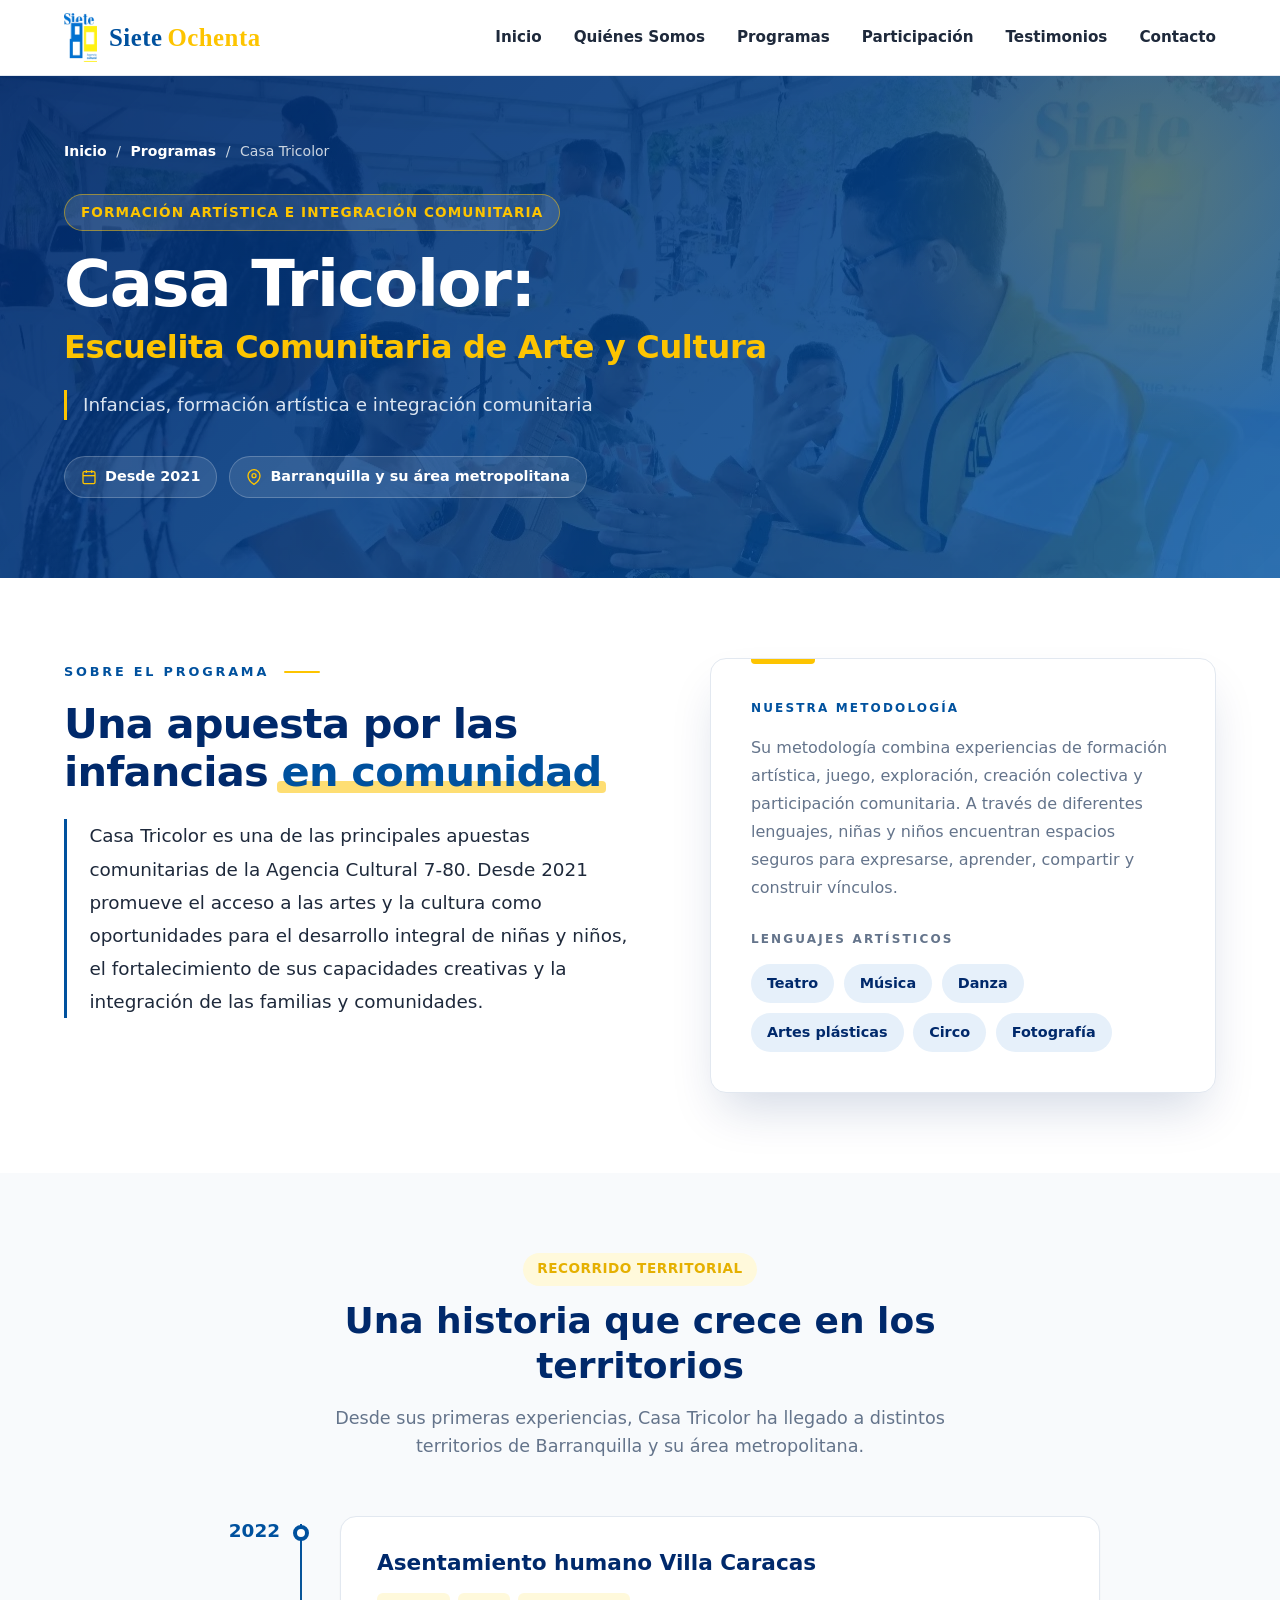
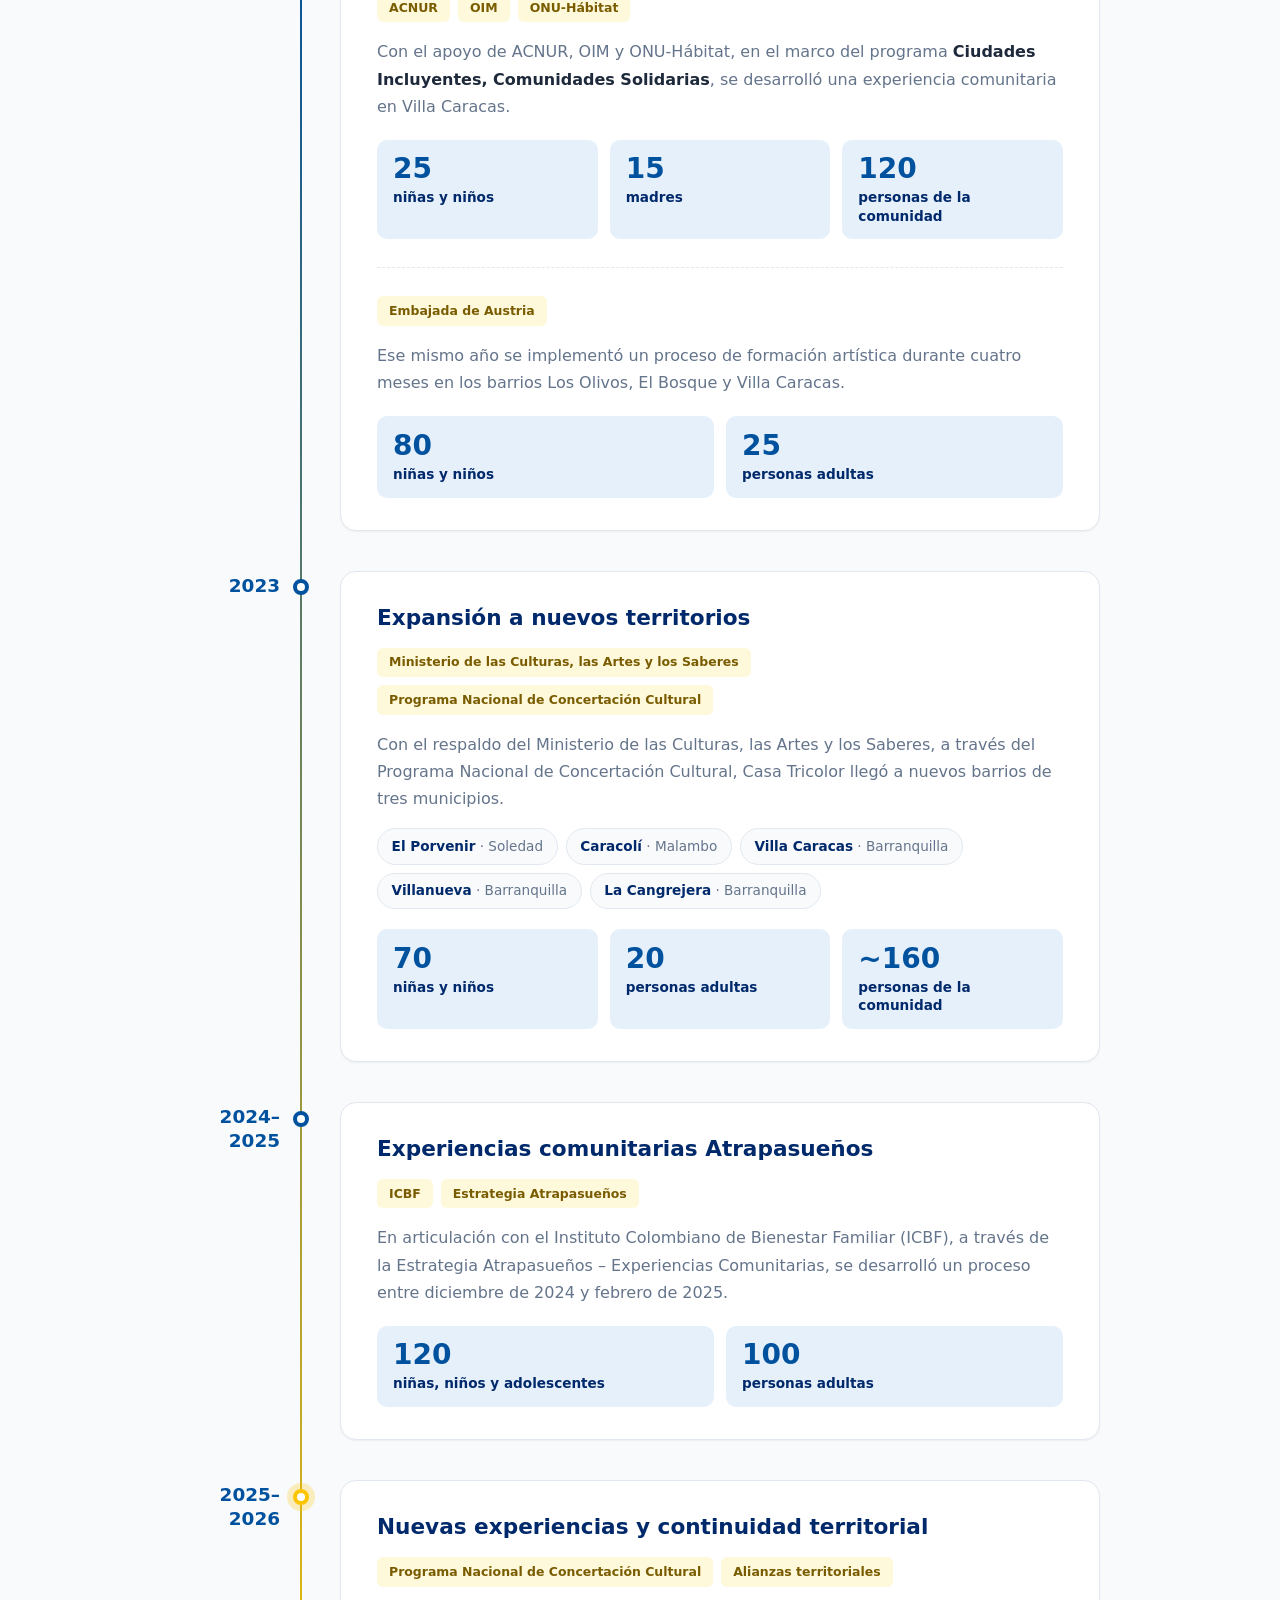
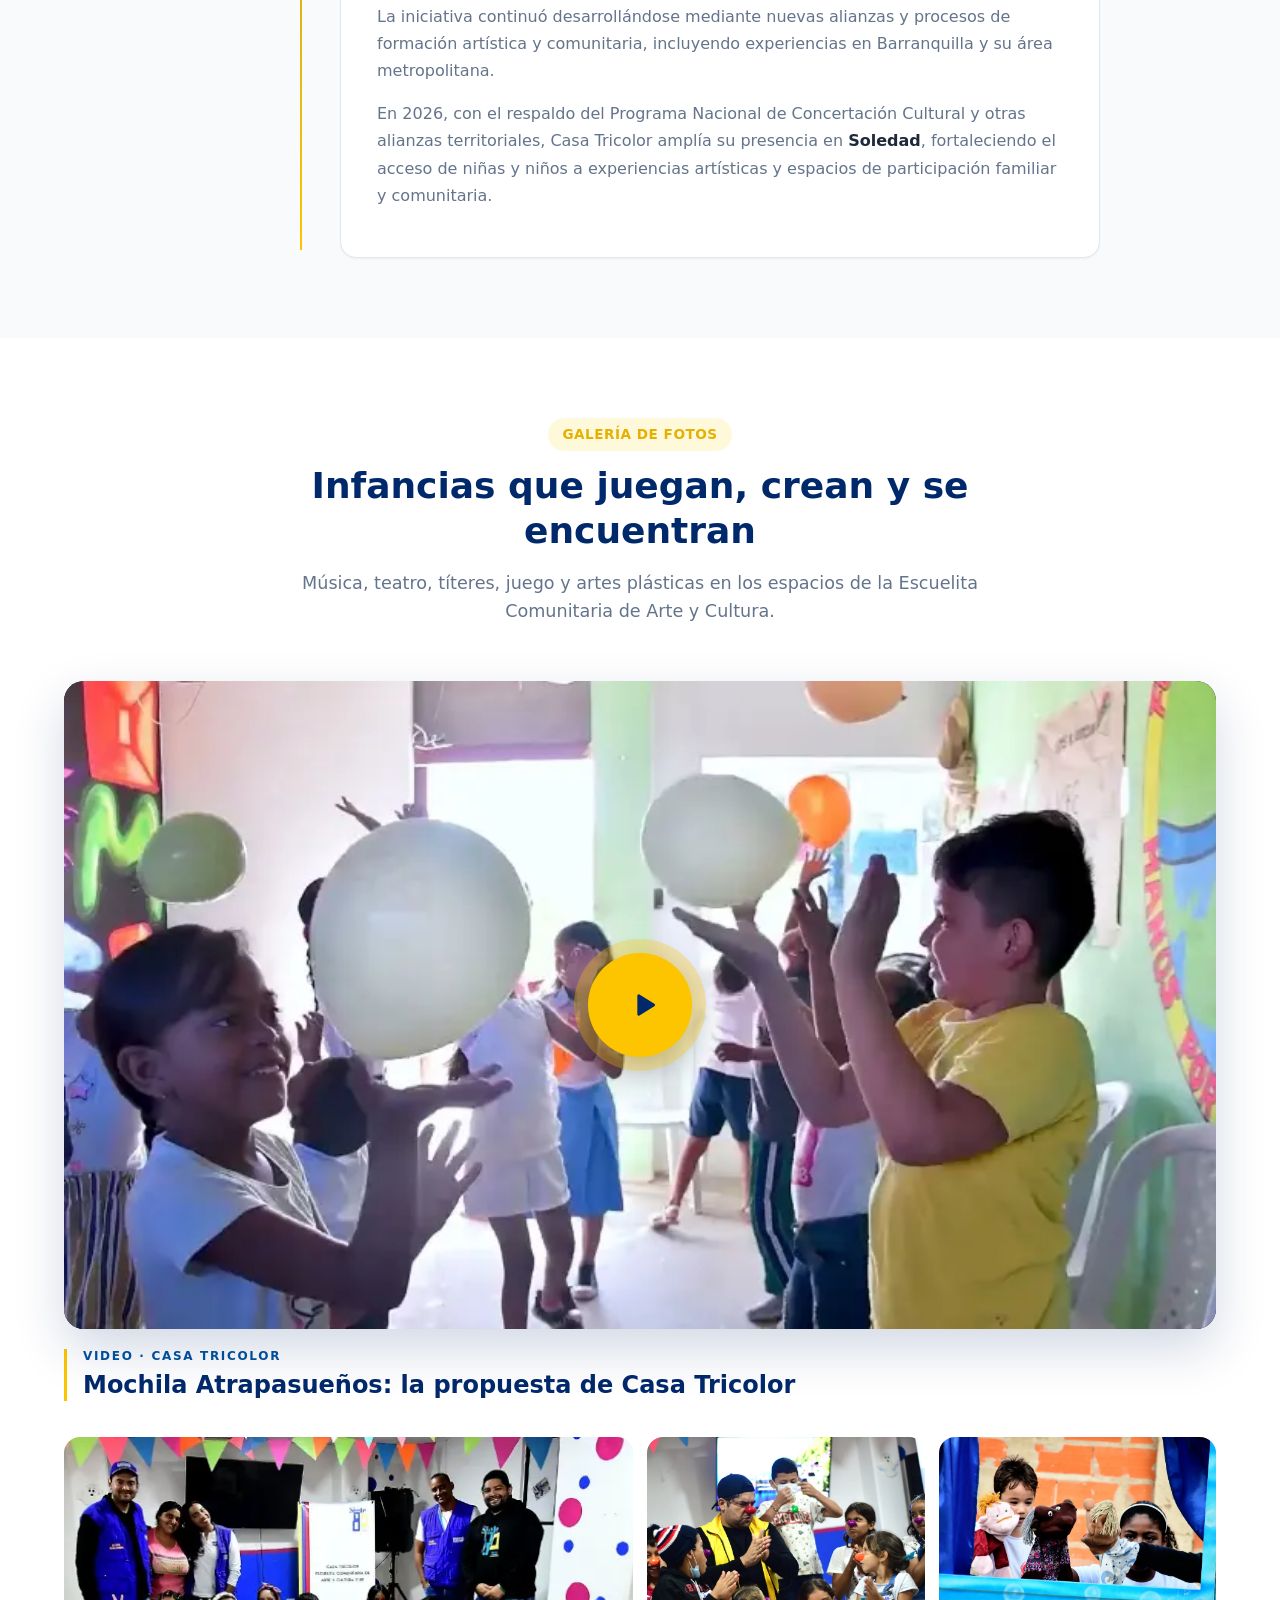
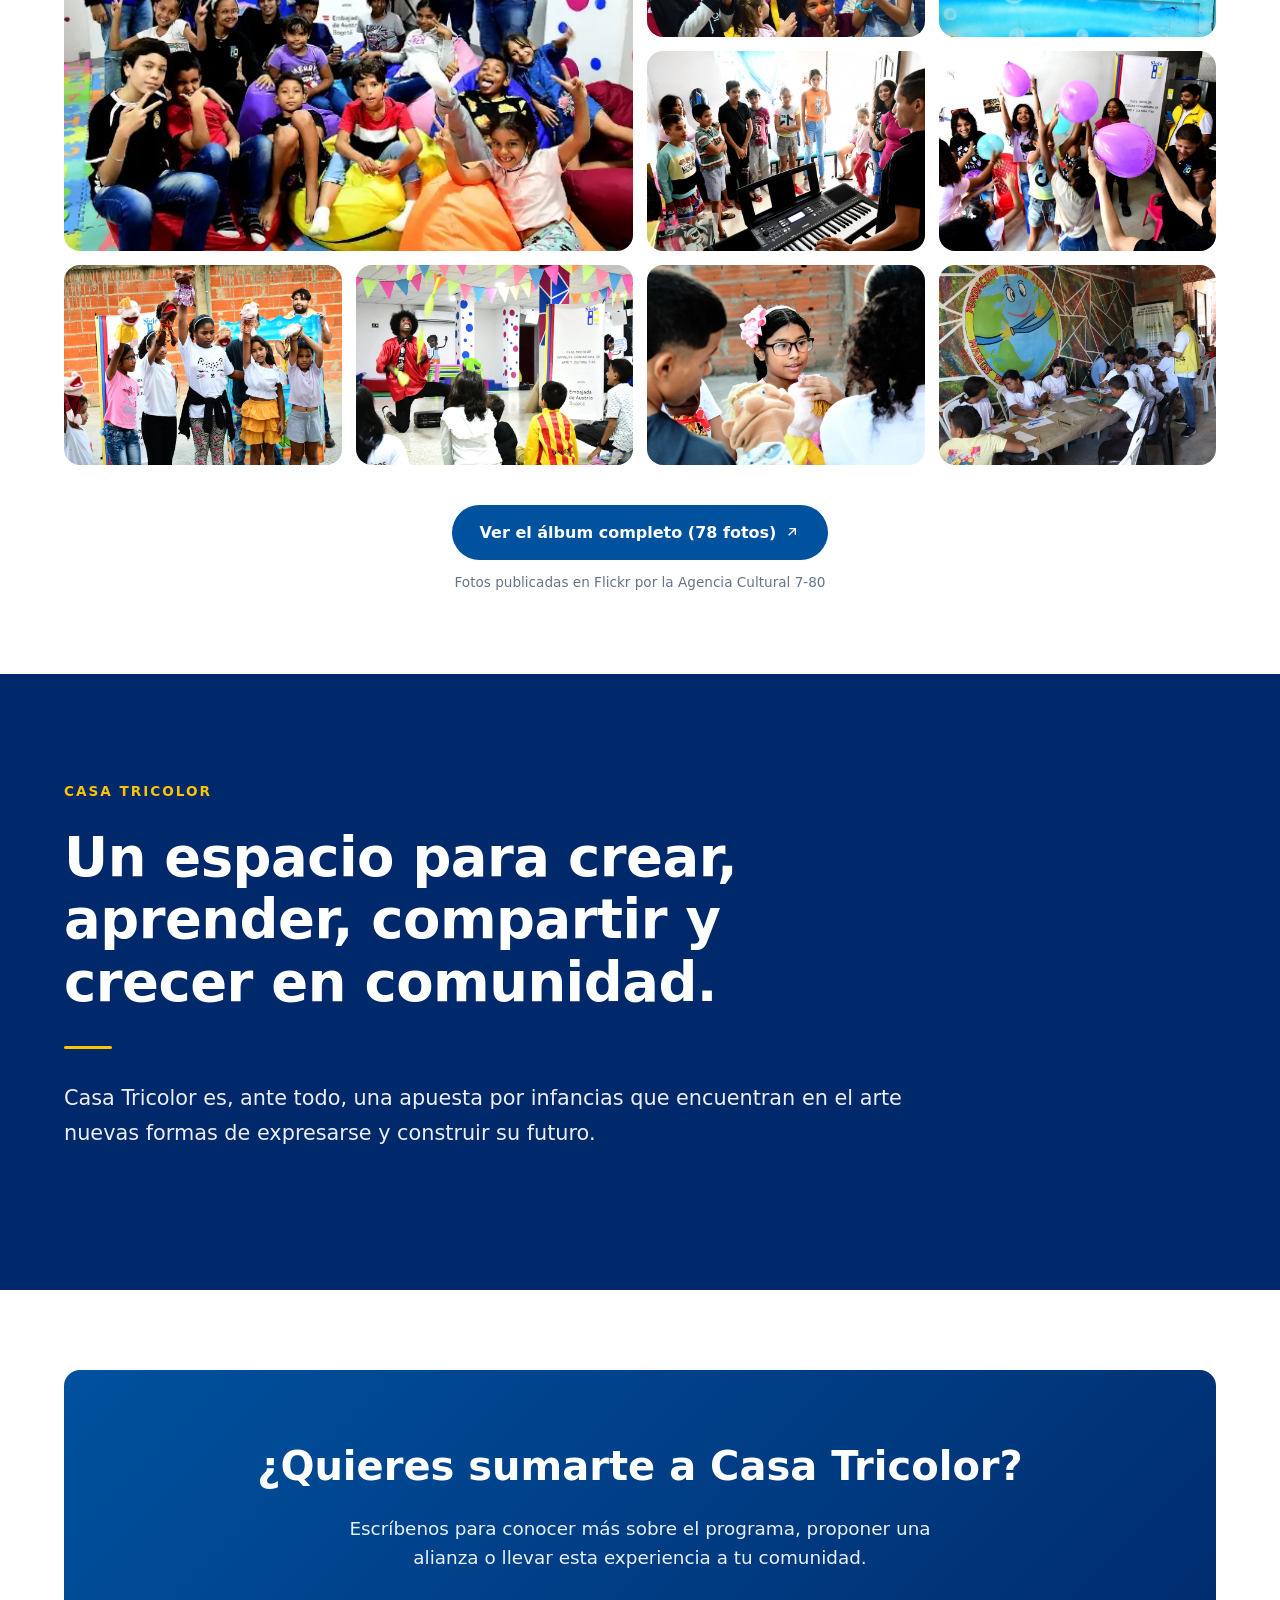
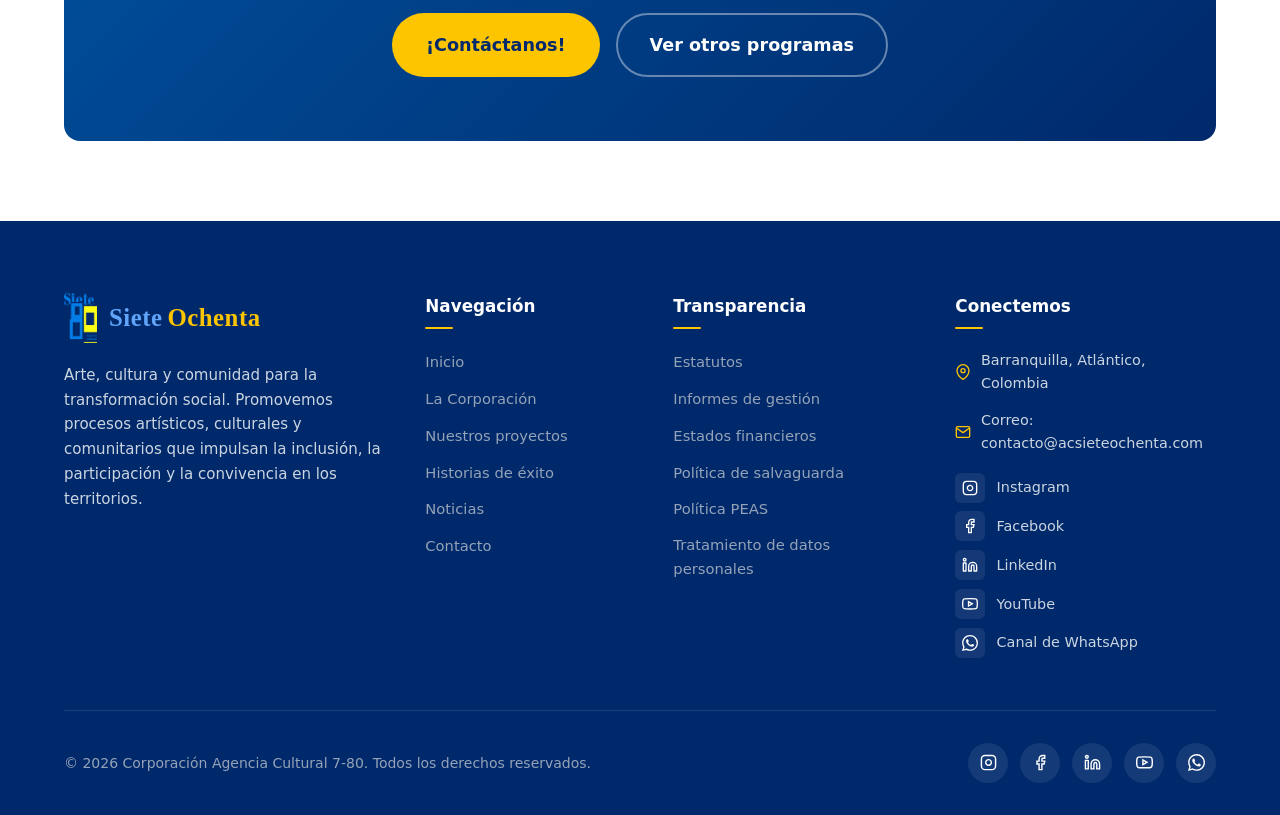
<file: casa-tricolor.html>
<!doctype html>
<html lang="es">
  <head>
    <meta charset="UTF-8" />
    <meta name="viewport" content="width=device-width, initial-scale=1.0" />
    <title>
      Casa Tricolor: Escuelita Comunitaria de Arte y Cultura | Siete Ochenta
    </title>
    <meta
      name="description"
      content="Casa Tricolor promueve desde 2021 el acceso de niñas y niños a las artes y la cultura en Barranquilla y su área metropolitana: teatro, música, danza, artes plásticas, circo y fotografía."
    />
    <link rel="stylesheet" href="css/style.css?v=2.1" />
  </head>
  <body>
    <!-- ==========================================================================
       BARRA DE NAVEGACIÓN
       ========================================================================== -->
    <header class="header">
      <div class="container navbar">
        <!-- Logotipo -->
        <a href="index.html#inicio" class="logo" aria-label="Inicio Siete Ochenta">
          <img src="img/logo.webp" alt="Logo Siete Ochenta" class="logo-img" />
          <span class="logo-text">
            <span class="logo-siete" style="color: #00519e; font-family: 'Playfair Display', Georgia, 'Times New Roman', serif; font-size: 1.55rem; font-weight: 800; letter-spacing: 0.5px;">Siete</span>
            <span class="logo-ochenta" style="color: #fdc400; font-family: 'Playfair Display', Georgia, 'Times New Roman', serif; font-size: 1.55rem; font-weight: 800; letter-spacing: 0.5px; margin-left: 5px;">Ochenta</span>
          </span>
        </a>

        <!-- Enlaces de navegación -->
        <nav class="nav-links" id="navLinks">
          <a href="index.html#inicio" class="nav-link">Inicio</a>
          <a href="index.html#quienes-somos" class="nav-link">Quiénes Somos</a>
          <a href="index.html#programas" class="nav-link active">Programas</a>
          <a href="index.html#participacion" class="nav-link">Participación</a>
          <a href="index.html#testimonios" class="nav-link">Testimonios</a>
          <a href="index.html#contacto" class="nav-link">Contacto</a>
        </nav>

        <!-- Menú móvil -->
        <div class="nav-actions">
          <button
            class="mobile-toggle"
            id="mobileToggle"
            aria-label="Abrir menú"
            aria-expanded="false"
          >
            <svg
              viewBox="0 0 24 24"
              fill="none"
              stroke="currentColor"
              stroke-width="2"
              stroke-linecap="round"
              stroke-linejoin="round"
            >
              <line x1="3" y1="12" x2="21" y2="12"></line>
              <line x1="3" y1="6" x2="21" y2="6"></line>
              <line x1="3" y1="18" x2="21" y2="18"></line>
            </svg>
          </button>
        </div>
      </div>
    </header>

    <main>
      <!-- ==========================================================================
         HERO DEL PROGRAMA
         ========================================================================== -->
      <section class="page-hero page-hero--tricolor">
        <div class="container">
          <nav class="breadcrumb" aria-label="Ruta de navegación">
            <a href="index.html">Inicio</a>
            <span aria-hidden="true">/</span>
            <a href="index.html#programas">Programas</a>
            <span aria-hidden="true">/</span>
            <span aria-current="page">Casa Tricolor</span>
          </nav>

          <span class="hero-tag">Formación artística e integración comunitaria</span>
          <h1 class="page-hero-title">
            Casa Tricolor:
            <span>Escuelita Comunitaria de Arte y Cultura</span>
          </h1>
          <p class="page-hero-subtitle">
            Infancias, formación artística e integración comunitaria
          </p>

          <ul class="page-hero-facts">
            <li>
              <svg width="16" height="16" viewBox="0 0 24 24" fill="none" stroke="currentColor" stroke-width="2" aria-hidden="true"><rect x="3" y="4" width="18" height="18" rx="2"></rect><line x1="16" y1="2" x2="16" y2="6"></line><line x1="8" y1="2" x2="8" y2="6"></line><line x1="3" y1="10" x2="21" y2="10"></line></svg>
              Desde 2021
            </li>
            <li>
              <svg width="16" height="16" viewBox="0 0 24 24" fill="none" stroke="currentColor" stroke-width="2" aria-hidden="true"><path d="M21 10c0 7-9 13-9 13s-9-6-9-13a9 9 0 0 1 18 0z"></path><circle cx="12" cy="10" r="3"></circle></svg>
              Barranquilla y su área metropolitana
            </li>
          </ul>
        </div>
      </section>

      <!-- ==========================================================================
         SOBRE EL PROGRAMA Y METODOLOGÍA
         ========================================================================== -->
      <section class="section">
        <div class="container program-intro">
          <div class="program-intro-text">
            <span class="about-eyebrow">Sobre el programa</span>
            <h2 class="program-intro-title">
              Una apuesta por las infancias
              <em>en comunidad</em>
            </h2>
            <p class="program-lead">
              Casa Tricolor es una de las principales apuestas comunitarias de la
              Agencia Cultural 7-80. Desde 2021 promueve el acceso a las artes y la
              cultura como oportunidades para el desarrollo integral de niñas y
              niños, el fortalecimiento de sus capacidades creativas y la
              integración de las familias y comunidades.
            </p>
          </div>

          <aside class="method-card">
            <span class="method-card-label">Nuestra metodología</span>
            <p>
              Su metodología combina experiencias de formación artística, juego,
              exploración, creación colectiva y participación comunitaria. A través
              de diferentes lenguajes, niñas y niños encuentran espacios seguros
              para expresarse, aprender, compartir y construir vínculos.
            </p>
            <span class="method-card-sublabel">Lenguajes artísticos</span>
            <ul class="language-list">
              <li>Teatro</li>
              <li>Música</li>
              <li>Danza</li>
              <li>Artes plásticas</li>
              <li>Circo</li>
              <li>Fotografía</li>
            </ul>
          </aside>
        </div>
      </section>

      <!-- ==========================================================================
         RECORRIDO TERRITORIAL (LÍNEA DE TIEMPO)
         ========================================================================== -->
      <section class="section section-alt">
        <div class="container">
          <div class="section-header">
            <span class="badge badge-secondary">Recorrido territorial</span>
            <h2 class="section-title">Una historia que crece en los territorios</h2>
            <p class="section-subtitle">
              Desde sus primeras experiencias, Casa Tricolor ha llegado a distintos
              territorios de Barranquilla y su área metropolitana.
            </p>
          </div>

          <ol class="timeline">
            <!-- 2022 -->
            <li class="timeline-item">
              <span class="timeline-year">2022</span>
              <div class="timeline-card">
                <h3 class="timeline-title">Asentamiento humano Villa Caracas</h3>

                <div class="timeline-block">
                  <ul class="ally-list" aria-label="Aliados">
                    <li>ACNUR</li>
                    <li>OIM</li>
                    <li>ONU-Hábitat</li>
                  </ul>
                  <p>
                    Con el apoyo de ACNUR, OIM y ONU-Hábitat, en el marco del programa
                    <strong>Ciudades Incluyentes, Comunidades Solidarias</strong>, se
                    desarrolló una experiencia comunitaria en Villa Caracas.
                  </p>
                  <dl class="timeline-stats">
                    <div><dt>25</dt><dd>niñas y niños</dd></div>
                    <div><dt>15</dt><dd>madres</dd></div>
                    <div><dt>120</dt><dd>personas de la comunidad</dd></div>
                  </dl>
                </div>

                <div class="timeline-block">
                  <ul class="ally-list" aria-label="Aliados">
                    <li>Embajada de Austria</li>
                  </ul>
                  <p>
                    Ese mismo año se implementó un proceso de formación artística
                    durante cuatro meses en los barrios Los Olivos, El Bosque y
                    Villa Caracas.
                  </p>
                  <dl class="timeline-stats">
                    <div><dt>80</dt><dd>niñas y niños</dd></div>
                    <div><dt>25</dt><dd>personas adultas</dd></div>
                  </dl>
                </div>
              </div>
            </li>

            <!-- 2023 -->
            <li class="timeline-item">
              <span class="timeline-year">2023</span>
              <div class="timeline-card">
                <h3 class="timeline-title">Expansión a nuevos territorios</h3>
                <ul class="ally-list" aria-label="Aliados">
                  <li>Ministerio de las Culturas, las Artes y los Saberes</li>
                  <li>Programa Nacional de Concertación Cultural</li>
                </ul>
                <p>
                  Con el respaldo del Ministerio de las Culturas, las Artes y los
                  Saberes, a través del Programa Nacional de Concertación Cultural,
                  Casa Tricolor llegó a nuevos barrios de tres municipios.
                </p>
                <ul class="place-list" aria-label="Territorios">
                  <li><strong>El Porvenir</strong> · Soledad</li>
                  <li><strong>Caracolí</strong> · Malambo</li>
                  <li><strong>Villa Caracas</strong> · Barranquilla</li>
                  <li><strong>Villanueva</strong> · Barranquilla</li>
                  <li><strong>La Cangrejera</strong> · Barranquilla</li>
                </ul>
                <dl class="timeline-stats">
                  <div><dt>70</dt><dd>niñas y niños</dd></div>
                  <div><dt>20</dt><dd>personas adultas</dd></div>
                  <div><dt>~160</dt><dd>personas de la comunidad</dd></div>
                </dl>
              </div>
            </li>

            <!-- 2024–2025 -->
            <li class="timeline-item">
              <span class="timeline-year">2024–2025</span>
              <div class="timeline-card">
                <h3 class="timeline-title">Experiencias comunitarias Atrapasueños</h3>
                <ul class="ally-list" aria-label="Aliados">
                  <li>ICBF</li>
                  <li>Estrategia Atrapasueños</li>
                </ul>
                <p>
                  En articulación con el Instituto Colombiano de Bienestar Familiar
                  (ICBF), a través de la Estrategia Atrapasueños – Experiencias
                  Comunitarias, se desarrolló un proceso entre diciembre de 2024 y
                  febrero de 2025.
                </p>
                <dl class="timeline-stats">
                  <div><dt>120</dt><dd>niñas, niños y adolescentes</dd></div>
                  <div><dt>100</dt><dd>personas adultas</dd></div>
                </dl>
              </div>
            </li>

            <!-- 2025–2026 -->
            <li class="timeline-item timeline-item--current">
              <span class="timeline-year">2025–2026</span>
              <div class="timeline-card">
                <h3 class="timeline-title">Nuevas experiencias y continuidad territorial</h3>
                <ul class="ally-list" aria-label="Aliados">
                  <li>Programa Nacional de Concertación Cultural</li>
                  <li>Alianzas territoriales</li>
                </ul>
                <p>
                  La iniciativa continuó desarrollándose mediante nuevas alianzas y
                  procesos de formación artística y comunitaria, incluyendo
                  experiencias en Barranquilla y su área metropolitana.
                </p>
                <p>
                  En 2026, con el respaldo del Programa Nacional de Concertación
                  Cultural y otras alianzas territoriales, Casa Tricolor amplía su
                  presencia en <strong>Soledad</strong>, fortaleciendo el acceso de
                  niñas y niños a experiencias artísticas y espacios de participación
                  familiar y comunitaria.
                </p>
              </div>
            </li>
          </ol>
        </div>
      </section>

      <!-- ==========================================================================
         GALERÍA DE FOTOS (fotos del álbum de Flickr de la Agencia y video de YouTube)
         ========================================================================== -->
      <section class="section" id="galeria">
        <div class="container">
          <div class="section-header">
            <span class="badge badge-secondary">Galería de Fotos</span>
            <h2 class="section-title">Infancias que juegan, crean y se encuentran</h2>
            <p class="section-subtitle">
              Música, teatro, títeres, juego y artes plásticas en los espacios de la
              Escuelita Comunitaria de Arte y Cultura.
            </p>
          </div>

          <!-- Video destacado: ocupa todo el ancho y se reproduce en la misma página al hacer clic -->
          <button
            type="button"
            class="gallery-item gallery-feature gallery-video"
            data-youtube-id="48XGY_Fa2NI"
            aria-label="Reproducir video: Mochila Atrapasueños, propuesta de Casa Tricolor"
          >
            <picture><source media="(max-width: 768px)" srcset="img/movil/galeria/casa-tricolor/video-portada.webp" type="image/webp" /><img src="img/galeria/casa-tricolor/video-portada.webp" alt="" loading="lazy" /></picture>
            <span class="gallery-play" aria-hidden="true">
              <svg width="34" height="34" viewBox="0 0 24 24" fill="currentColor"><path d="M8 5.5v13a1 1 0 0 0 1.5.86l10.5-6.5a1 1 0 0 0 0-1.72L9.5 4.64A1 1 0 0 0 8 5.5Z"></path></svg>
            </span>
          </button>
          <p class="gallery-feature-caption">
            <span class="gallery-video-label">Video · Casa Tricolor</span>
            Mochila Atrapasueños: la propuesta de Casa Tricolor
          </p>

          <div class="gallery-grid">
            <a class="gallery-item gallery-item--large" href="https://www.flickr.com/photos/205239264@N08/55677588749/in/album-72177720336951086" target="_blank" rel="noopener">
              <picture><source media="(max-width: 768px)" srcset="img/movil/galeria/casa-tricolor/encuentro-grupal.webp" type="image/webp" /><img src="img/galeria/casa-tricolor/encuentro-grupal.webp" alt="Niñas, niños, familias y formadores reunidos en un encuentro de la Escuelita Comunitaria" loading="lazy" /></picture>
              <span class="gallery-caption">Encuentro de la Escuelita</span>
            </a>
            <a class="gallery-item" href="https://www.flickr.com/photos/205239264@N08/55676419497/in/album-72177720336951086" target="_blank" rel="noopener">
              <picture><source media="(max-width: 768px)" srcset="img/movil/galeria/casa-tricolor/payasos-nariz-roja.webp" type="image/webp" /><img src="img/galeria/casa-tricolor/payasos-nariz-roja.webp" alt="Niñas y niños con nariz de payaso aplauden junto a un formador" loading="lazy" /></picture>
              <span class="gallery-caption">Clown y juego</span>
            </a>
            <a class="gallery-item" href="https://www.flickr.com/photos/205239264@N08/55677531928/in/album-72177720336951086" target="_blank" rel="noopener">
              <picture><source media="(max-width: 768px)" srcset="img/movil/galeria/casa-tricolor/titeres.webp" type="image/webp" /><img src="img/galeria/casa-tricolor/titeres.webp" alt="Un niño y una niña presentan una función de títeres" loading="lazy" /></picture>
              <span class="gallery-caption">Títeres</span>
            </a>
            <a class="gallery-item" href="https://www.flickr.com/photos/205239264@N08/55677586324/in/album-72177720336951086" target="_blank" rel="noopener">
              <picture><source media="(max-width: 768px)" srcset="img/movil/galeria/casa-tricolor/taller-musica.webp" type="image/webp" /><img src="img/galeria/casa-tricolor/taller-musica.webp" alt="Niñas y niños rodean un teclado durante el taller de música" loading="lazy" /></picture>
              <span class="gallery-caption">Taller de música</span>
            </a>
            <a class="gallery-item" href="https://www.flickr.com/photos/205239264@N08/55677525928/in/album-72177720336951086" target="_blank" rel="noopener">
              <picture><source media="(max-width: 768px)" srcset="img/movil/galeria/casa-tricolor/juego-globos.webp" type="image/webp" /><img src="img/galeria/casa-tricolor/juego-globos.webp" alt="Niñas y niños juegan con globos de colores" loading="lazy" /></picture>
              <span class="gallery-caption">Juego y expresión</span>
            </a>
            <a class="gallery-item" href="https://www.flickr.com/photos/205239264@N08/55677592534/in/album-72177720336951086" target="_blank" rel="noopener">
              <picture><source media="(max-width: 768px)" srcset="img/movil/galeria/casa-tricolor/juego-al-aire-libre.webp" type="image/webp" /><img src="img/galeria/casa-tricolor/juego-al-aire-libre.webp" alt="Niñas y niños levantan los brazos durante una actividad al aire libre" loading="lazy" /></picture>
              <span class="gallery-caption">Actividad comunitaria</span>
            </a>
            <a class="gallery-item" href="https://www.flickr.com/photos/205239264@N08/55677833275/in/album-72177720336951086" target="_blank" rel="noopener">
              <picture><source media="(max-width: 768px)" srcset="img/movil/galeria/casa-tricolor/presentacion-artistica.webp" type="image/webp" /><img src="img/galeria/casa-tricolor/presentacion-artistica.webp" alt="Un artista se presenta ante niñas y niños sentados en el salón" loading="lazy" /></picture>
              <span class="gallery-caption">Presentación artística</span>
            </a>
            <a class="gallery-item" href="https://www.flickr.com/photos/205239264@N08/55677837020/in/album-72177720336951086" target="_blank" rel="noopener">
              <picture><source media="(max-width: 768px)" srcset="img/movil/galeria/casa-tricolor/nina-con-titere.webp" type="image/webp" /><img src="img/galeria/casa-tricolor/nina-con-titere.webp" alt="Una niña sostiene un títere durante un taller" loading="lazy" /></picture>
              <span class="gallery-caption">Taller de títeres</span>
            </a>
            <a class="gallery-item" href="https://www.flickr.com/photos/205239264@N08/55677840270/in/album-72177720336951086" target="_blank" rel="noopener">
              <picture><source media="(max-width: 768px)" srcset="img/movil/galeria/casa-tricolor/taller-mural.webp" type="image/webp" /><img src="img/galeria/casa-tricolor/taller-mural.webp" alt="Niñas y niños trabajan en mesas frente a un mural durante el taller de arte con plastilina" loading="lazy" /></picture>
              <span class="gallery-caption">Arte con plastilina</span>
            </a>
          </div>

          <div class="gallery-footer">
            <a class="btn btn-primary" href="https://flic.kr/s/aHBqjDbHry" target="_blank" rel="noopener">
              Ver el álbum completo (78 fotos)
              <svg width="16" height="16" viewBox="0 0 24 24" fill="none" stroke="currentColor" stroke-width="2" aria-hidden="true"><path d="M7 17 17 7"></path><path d="M8 7h9v9"></path></svg>
            </a>
            <span class="gallery-note">Fotos publicadas en Flickr por la Agencia Cultural 7-80</span>
          </div>
        </div>
      </section>

      <!-- ==========================================================================
         CIERRE
         ========================================================================== -->
      <section class="participation-section">
        <div class="container">
          <div class="participation-content">
            <span class="participation-tag">CASA TRICOLOR</span>
            <h2 class="participation-title">
              Un espacio para crear, aprender, compartir y crecer en comunidad.
            </h2>
            <div class="participation-divider" aria-hidden="true"></div>
            <p class="participation-desc">
              Casa Tricolor es, ante todo, una apuesta por infancias que encuentran
              en el arte nuevas formas de expresarse y construir su futuro.
            </p>
          </div>
        </div>
      </section>

      <section class="section">
        <div class="container">
          <div class="cta-banner">
            <h2>¿Quieres sumarte a Casa Tricolor?</h2>
            <p>
              Escríbenos para conocer más sobre el programa, proponer una alianza o
              llevar esta experiencia a tu comunidad.
            </p>
            <div class="cta-actions">
              <a href="index.html#contacto" class="btn btn-secondary btn-lg">¡Contáctanos!</a>
              <a href="index.html#programas" class="btn btn-outline-white btn-lg">Ver otros programas</a>
            </div>
          </div>
        </div>
      </section>
    </main>

    <!-- ==========================================================================
       FOOTER
       ========================================================================== -->
    <footer class="footer">
      <div class="container">
        <div class="footer-grid">
          <div class="footer-brand">
            <div class="logo" style="color: #ffffff">
              <img
                src="img/logo.webp"
                alt="Logo Siete Ochenta"
                class="logo-img"
                style="filter: brightness(1.1)"
              />
              <span class="logo-text">
                <span class="logo-siete" style="color: #60a5fa; font-family: 'Playfair Display', Georgia, 'Times New Roman', serif; font-size: 1.55rem; font-weight: 800; letter-spacing: 0.5px;">Siete</span>
                <span class="logo-ochenta" style="color: #fdc400; font-family: 'Playfair Display', Georgia, 'Times New Roman', serif; font-size: 1.55rem; font-weight: 800; letter-spacing: 0.5px; margin-left: 5px;">Ochenta</span>
              </span>
            </div>
            <p>
              Arte, cultura y comunidad para la transformación social.
              Promovemos procesos artísticos, culturales y comunitarios que impulsan la inclusión,
              la participación y la convivencia en los territorios.
            </p>
          </div>

          <div>
            <h4 class="footer-title">Navegación</h4>
            <ul class="footer-links">
              <li><a href="index.html#inicio" class="footer-link">Inicio</a></li>
              <li>
                <a href="index.html#quienes-somos" class="footer-link">La Corporación</a>
              </li>
              <li>
                <a href="index.html#programas" class="footer-link">Nuestros proyectos</a>
              </li>
              <li>
                <a href="index.html#testimonios" class="footer-link">Historias de éxito</a>
              </li>
              <li>
                <a href="index.html#participacion" class="footer-link">Noticias</a>
              </li>
              <li>
                <a href="index.html#contacto" class="footer-link">Contacto</a>
              </li>
            </ul>
          </div>

          <div>
            <h4 class="footer-title">Transparencia</h4>
            <ul class="footer-links">
              <li><a href="#" class="footer-link">Estatutos</a></li>
              <li>
                <a href="#" class="footer-link">Informes de gestión</a>
              </li>
              <li>
                <a href="#" class="footer-link">Estados financieros</a>
              </li>
              <li>
                <a href="#" class="footer-link">Política de salvaguarda</a>
              </li>
              <li>
                <a href="#" class="footer-link">Política PEAS</a>
              </li>
              <li>
                <a href="#" class="footer-link"
                  >Tratamiento de datos personales</a
                >
              </li>
            </ul>
          </div>

          <div>
            <h4 class="footer-title">Conectemos</h4>
            <div class="footer-connect">
              <div class="footer-meta-item">
                <svg width="16" height="16" viewBox="0 0 24 24" fill="none" stroke="currentColor" stroke-width="2" aria-hidden="true">
                  <path d="M21 10c0 7-9 13-9 13s-9-6-9-13a9 9 0 0 1 18 0z"></path>
                  <circle cx="12" cy="10" r="3"></circle>
                </svg>
                <span>Barranquilla, Atlántico, Colombia</span>
              </div>
              <a href="mailto:contacto@acsieteochenta.com" class="footer-meta-item footer-meta-link">
                <svg width="16" height="16" viewBox="0 0 24 24" fill="none" stroke="currentColor" stroke-width="2" aria-hidden="true">
                  <path d="M4 4h16c1.1 0 2 .9 2 2v12c0 1.1-.9 2-2 2H4c-1.1 0-2-.9-2-2V6c0-1.1.9-2 2-2z"></path>
                  <polyline points="22,6 12,13 2,6"></polyline>
                </svg>
                <span>Correo: contacto@acsieteochenta.com</span>
              </a>
              <ul class="footer-platforms">
                <li>
                  <a
                    href="https://www.instagram.com/acsieteochenta/"
                    target="_blank"
                    rel="noopener noreferrer"
                    class="footer-platform-link"
                    aria-label="Instagram de Agencia Cultural Siete Ochenta"
                  >
                    <span class="platform-icon">
                      <svg width="16" height="16" viewBox="0 0 24 24" fill="none" stroke="currentColor" stroke-width="2" aria-hidden="true">
                        <rect x="2" y="2" width="20" height="20" rx="5" ry="5"></rect>
                        <path d="M16 11.37A4 4 0 1 1 12.63 8 4 4 0 0 1 16 11.37z"></path>
                        <line x1="17.5" y1="6.5" x2="17.51" y2="6.5"></line>
                      </svg>
                    </span>
                    <span>Instagram</span>
                  </a>
                </li>
                <li>
                  <a
                    href="https://www.instagram.com/acsieteochenta/"
                    target="_blank"
                    rel="noopener noreferrer"
                    class="footer-platform-link"
                    aria-label="Facebook de Agencia Cultural Siete Ochenta"
                  >
                    <span class="platform-icon">
                      <svg width="16" height="16" viewBox="0 0 24 24" fill="none" stroke="currentColor" stroke-width="2" aria-hidden="true">
                        <path d="M18 2h-3a5 5 0 0 0-5 5v3H7v4h3v8h4v-8h3l1-4h-4V7a1 1 0 0 1 1-1h3z"></path>
                      </svg>
                    </span>
                    <span>Facebook</span>
                  </a>
                </li>
                <li>
                  <a
                    href="https://www.linkedin.com/in/corporaci%C3%B3n-agencia-cultural-sieteochenta-7b19702a5/"
                    target="_blank"
                    rel="noopener noreferrer"
                    class="footer-platform-link"
                    aria-label="LinkedIn de Corporación Agencia Cultural Siete Ochenta"
                  >
                    <span class="platform-icon">
                      <svg width="16" height="16" viewBox="0 0 24 24" fill="none" stroke="currentColor" stroke-width="2" stroke-linecap="round" stroke-linejoin="round" aria-hidden="true">
                        <path d="M16 8a6 6 0 0 1 6 6v7h-4v-7a2 2 0 0 0-2-2 2 2 0 0 0-2 2v7h-4v-7a6 6 0 0 1 6-6z"></path>
                        <rect width="4" height="12" x="2" y="9"></rect>
                        <circle cx="4" cy="4" r="2"></circle>
                      </svg>
                    </span>
                    <span>LinkedIn</span>
                  </a>
                </li>
                <li>
                  <a
                    href="https://www.youtube.com/@ac7-809"
                    target="_blank"
                    rel="noopener noreferrer"
                    class="footer-platform-link"
                    aria-label="YouTube de Agencia Cultural Siete Ochenta"
                  >
                    <span class="platform-icon">
                      <svg width="16" height="16" viewBox="0 0 24 24" fill="none" stroke="currentColor" stroke-width="2" aria-hidden="true">
                        <path d="M22.54 6.42a2.78 2.78 0 0 0-1.94-2C18.88 4 12 4 12 4s-6.88 0-8.6.46a2.78 2.78 0 0 0-1.94 2A29 29 0 0 0 1 11.75a29 29 0 0 0 .46 5.33A2.78 2.78 0 0 0 3.4 19c1.72.46 8.6.46 8.6.46s6.88 0 8.6-.46a2.78 2.78 0 0 0 1.94-2 29 29 0 0 0 .46-5.25 29 29 0 0 0-.46-5.33z"></path>
                        <polygon points="9.75 15.02 15.5 11.75 9.75 8.48 9.75 15.02"></polygon>
                      </svg>
                    </span>
                    <span>YouTube</span>
                  </a>
                </li>
                <li>
                  <a
                    href="https://whatsapp.com/channel/0029VbAsyWTAO7RBQ1OYcP1b"
                    target="_blank"
                    rel="noopener noreferrer"
                    class="footer-platform-link"
                    aria-label="Canal de WhatsApp de Agencia Cultural Siete Ochenta"
                  >
                    <span class="platform-icon">
                      <svg width="16" height="16" viewBox="0 0 24 24" fill="currentColor" aria-hidden="true">
                        <path d="M20.52 3.48A11.86 11.86 0 0 0 12.06 0C5.5 0 .16 5.34.16 11.9c0 2.1.55 4.15 1.6 5.96L0 24l6.33-1.66a11.86 11.86 0 0 0 5.73 1.46h.01c6.56 0 11.9-5.34 11.9-11.9 0-3.18-1.24-6.17-3.45-8.42zM12.07 21.8h-.01a9.87 9.87 0 0 1-5.03-1.38l-.36-.21-3.76.98 1-3.66-.24-.38a9.84 9.84 0 0 1-1.51-5.25c0-5.45 4.44-9.89 9.9-9.89 2.64 0 5.12 1.03 6.99 2.9a9.83 9.83 0 0 1 2.9 7c0 5.45-4.44 9.89-9.88 9.89zm5.43-7.41c-.3-.15-1.76-.87-2.03-.97-.27-.1-.47-.15-.67.15-.2.3-.77.97-.94 1.17-.17.2-.35.22-.65.07-.3-.15-1.26-.46-2.4-1.48-.89-.79-1.49-1.77-1.66-2.07-.17-.3-.02-.46.13-.61.13-.13.3-.35.45-.52.15-.17.2-.3.3-.5.1-.2.05-.37-.02-.52-.08-.15-.67-1.62-.92-2.22-.24-.58-.49-.5-.67-.51h-.57c-.2 0-.52.07-.79.37-.27.3-1.04 1.02-1.04 2.48 0 1.46 1.07 2.88 1.22 3.08.15.2 2.1 3.2 5.08 4.49.71.31 1.26.49 1.69.63.71.23 1.36.2 1.87.12.57-.09 1.76-.72 2.01-1.41.25-.7.25-1.29.17-1.41-.07-.12-.27-.2-.57-.35z"/>
                      </svg>
                    </span>
                    <span>Canal de WhatsApp</span>
                  </a>
                </li>
              </ul>
            </div>
          </div>
        </div>

        <div class="footer-bottom">
          <div>
            &copy; 2026 Corporación Agencia Cultural 7-80. Todos los derechos reservados.
          </div>
          <div class="social-links" aria-label="Redes y plataformas digitales">
            <a
              href="https://www.instagram.com/acsieteochenta/"
              target="_blank"
              rel="noopener noreferrer"
              class="social-btn"
              aria-label="Instagram"
              title="Instagram"
            >
              <svg width="17" height="17" viewBox="0 0 24 24" fill="none" stroke="currentColor" stroke-width="2" aria-hidden="true">
                <rect x="2" y="2" width="20" height="20" rx="5" ry="5"></rect>
                <path d="M16 11.37A4 4 0 1 1 12.63 8 4 4 0 0 1 16 11.37z"></path>
                <line x1="17.5" y1="6.5" x2="17.51" y2="6.5"></line>
              </svg>
            </a>
            <a
              href="https://www.instagram.com/acsieteochenta/"
              target="_blank"
              rel="noopener noreferrer"
              class="social-btn"
              aria-label="Facebook"
              title="Facebook"
            >
              <svg width="17" height="17" viewBox="0 0 24 24" fill="none" stroke="currentColor" stroke-width="2" aria-hidden="true">
                <path d="M18 2h-3a5 5 0 0 0-5 5v3H7v4h3v8h4v-8h3l1-4h-4V7a1 1 0 0 1 1-1h3z"></path>
              </svg>
            </a>
            <a
              href="https://www.linkedin.com/in/corporaci%C3%B3n-agencia-cultural-sieteochenta-7b19702a5/"
              target="_blank"
              rel="noopener noreferrer"
              class="social-btn"
              aria-label="LinkedIn"
              title="LinkedIn"
            >
              <svg width="17" height="17" viewBox="0 0 24 24" fill="none" stroke="currentColor" stroke-width="2" stroke-linecap="round" stroke-linejoin="round" aria-hidden="true">
                <path d="M16 8a6 6 0 0 1 6 6v7h-4v-7a2 2 0 0 0-2-2 2 2 0 0 0-2 2v7h-4v-7a6 6 0 0 1 6-6z"></path>
                <rect width="4" height="12" x="2" y="9"></rect>
                <circle cx="4" cy="4" r="2"></circle>
              </svg>
            </a>
            <a
              href="https://www.youtube.com/@ac7-809"
              target="_blank"
              rel="noopener noreferrer"
              class="social-btn"
              aria-label="YouTube"
              title="YouTube"
            >
              <svg width="17" height="17" viewBox="0 0 24 24" fill="none" stroke="currentColor" stroke-width="2" aria-hidden="true">
                <path d="M22.54 6.42a2.78 2.78 0 0 0-1.94-2C18.88 4 12 4 12 4s-6.88 0-8.6.46a2.78 2.78 0 0 0-1.94 2A29 29 0 0 0 1 11.75a29 29 0 0 0 .46 5.33A2.78 2.78 0 0 0 3.4 19c1.72.46 8.6.46 8.6.46s6.88 0 8.6-.46a2.78 2.78 0 0 0 1.94-2 29 29 0 0 0 .46-5.25 29 29 0 0 0-.46-5.33z"></path>
                <polygon points="9.75 15.02 15.5 11.75 9.75 8.48 9.75 15.02"></polygon>
              </svg>
            </a>
            <a
              href="https://whatsapp.com/channel/0029VbAsyWTAO7RBQ1OYcP1b"
              target="_blank"
              rel="noopener noreferrer"
              class="social-btn"
              aria-label="Canal de WhatsApp"
              title="Canal de WhatsApp"
            >
              <svg width="17" height="17" viewBox="0 0 24 24" fill="currentColor" aria-hidden="true">
                <path d="M20.52 3.48A11.86 11.86 0 0 0 12.06 0C5.5 0 .16 5.34.16 11.9c0 2.1.55 4.15 1.6 5.96L0 24l6.33-1.66a11.86 11.86 0 0 0 5.73 1.46h.01c6.56 0 11.9-5.34 11.9-11.9 0-3.18-1.24-6.17-3.45-8.42zM12.07 21.8h-.01a9.87 9.87 0 0 1-5.03-1.38l-.36-.21-3.76.98 1-3.66-.24-.38a9.84 9.84 0 0 1-1.51-5.25c0-5.45 4.44-9.89 9.9-9.89 2.64 0 5.12 1.03 6.99 2.9a9.83 9.83 0 0 1 2.9 7c0 5.45-4.44 9.89-9.88 9.89zm5.43-7.41c-.3-.15-1.76-.87-2.03-.97-.27-.1-.47-.15-.67.15-.2.3-.77.97-.94 1.17-.17.2-.35.22-.65.07-.3-.15-1.26-.46-2.4-1.48-.89-.79-1.49-1.77-1.66-2.07-.17-.3-.02-.46.13-.61.13-.13.3-.35.45-.52.15-.17.2-.3.3-.5.1-.2.05-.37-.02-.52-.08-.15-.67-1.62-.92-2.22-.24-.58-.49-.5-.67-.51h-.57c-.2 0-.52.07-.79.37-.27.3-1.04 1.02-1.04 2.48 0 1.46 1.07 2.88 1.22 3.08.15.2 2.1 3.2 5.08 4.49.71.31 1.26.49 1.69.63.71.23 1.36.2 1.87.12.57-.09 1.76-.72 2.01-1.41.25-.7.25-1.29.17-1.41-.07-.12-.27-.2-.57-.35z"/>
              </svg>
            </a>
          </div>
        </div>
      </div>
    </footer>

    <button class="scroll-top-btn" id="scrollTopBtn" aria-label="Volver arriba">
      <svg
        width="22"
        height="22"
        viewBox="0 0 24 24"
        fill="none"
        stroke="currentColor"
        stroke-width="2.5"
      >
        <polyline points="18 15 12 9 6 15"></polyline>
      </svg>
    </button>

    <script src="js/main.js?v=2.1"></script>
  </body>
</html>
</file>
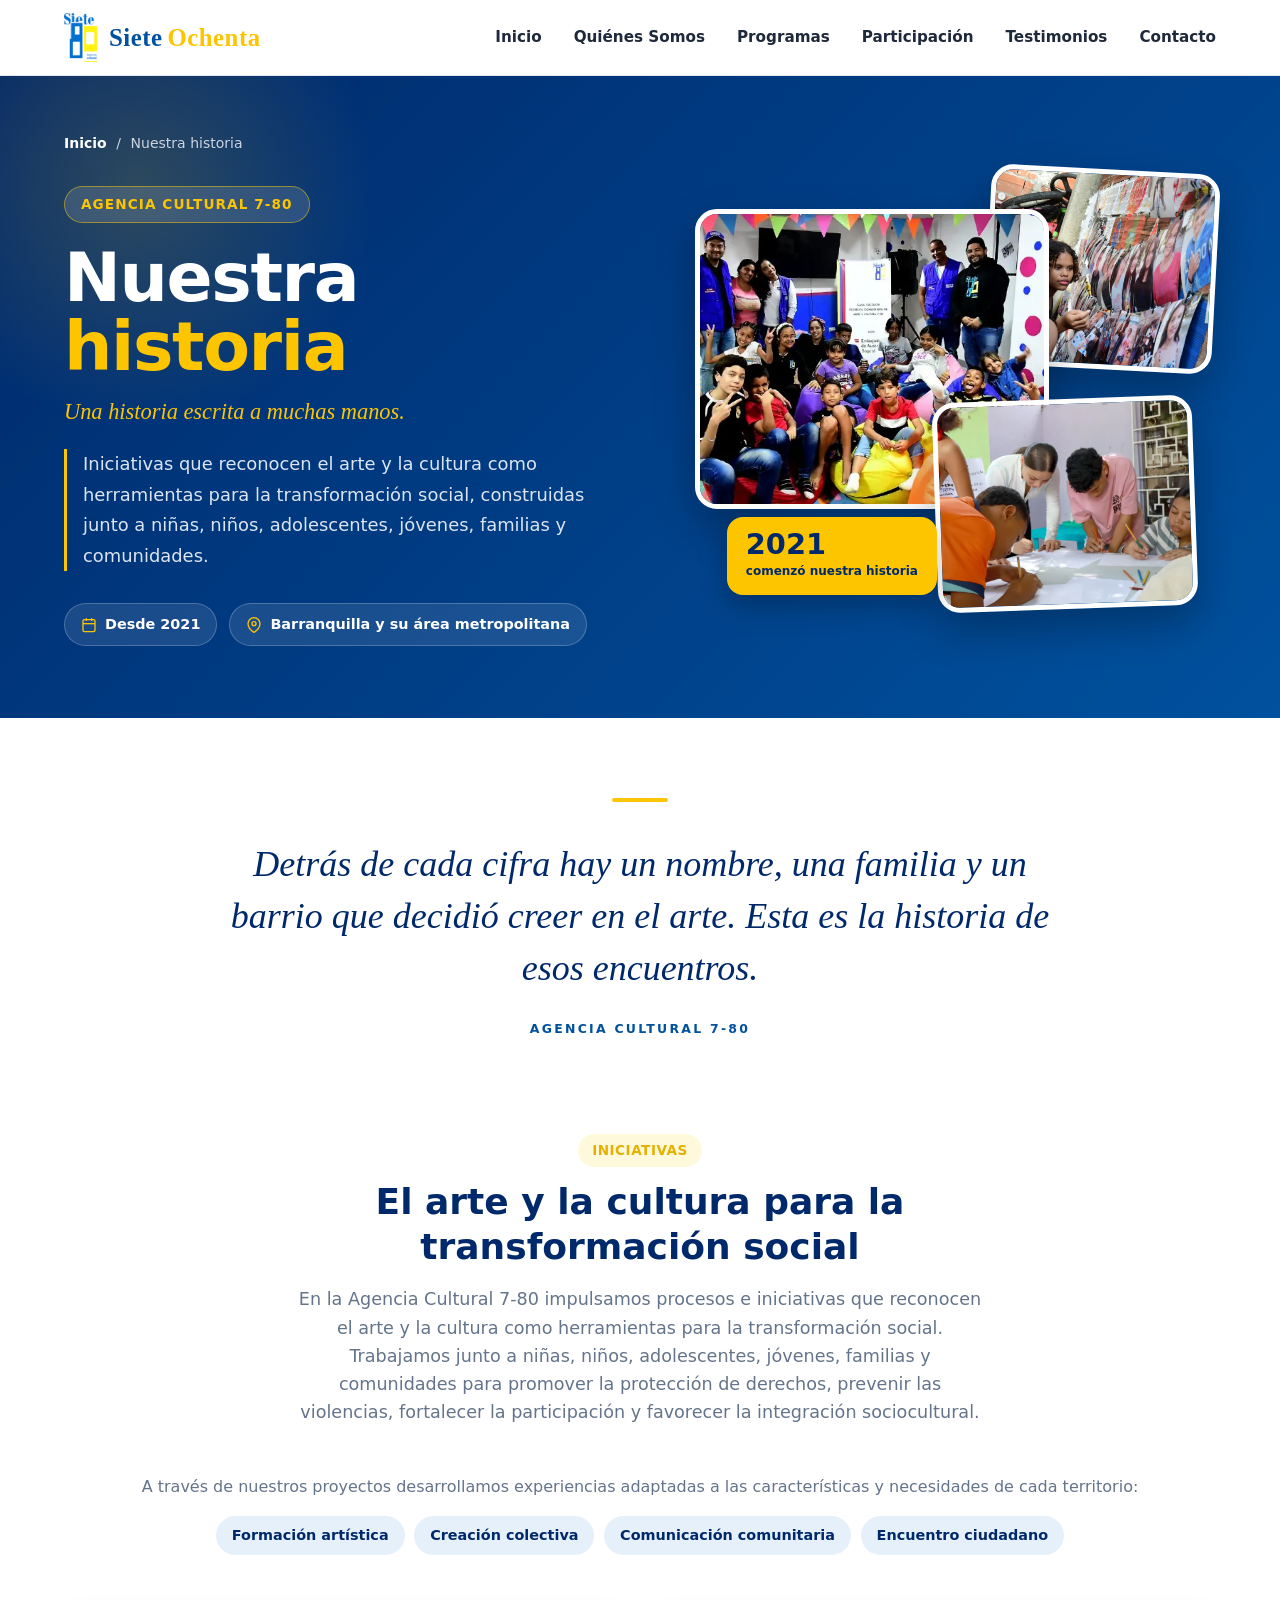
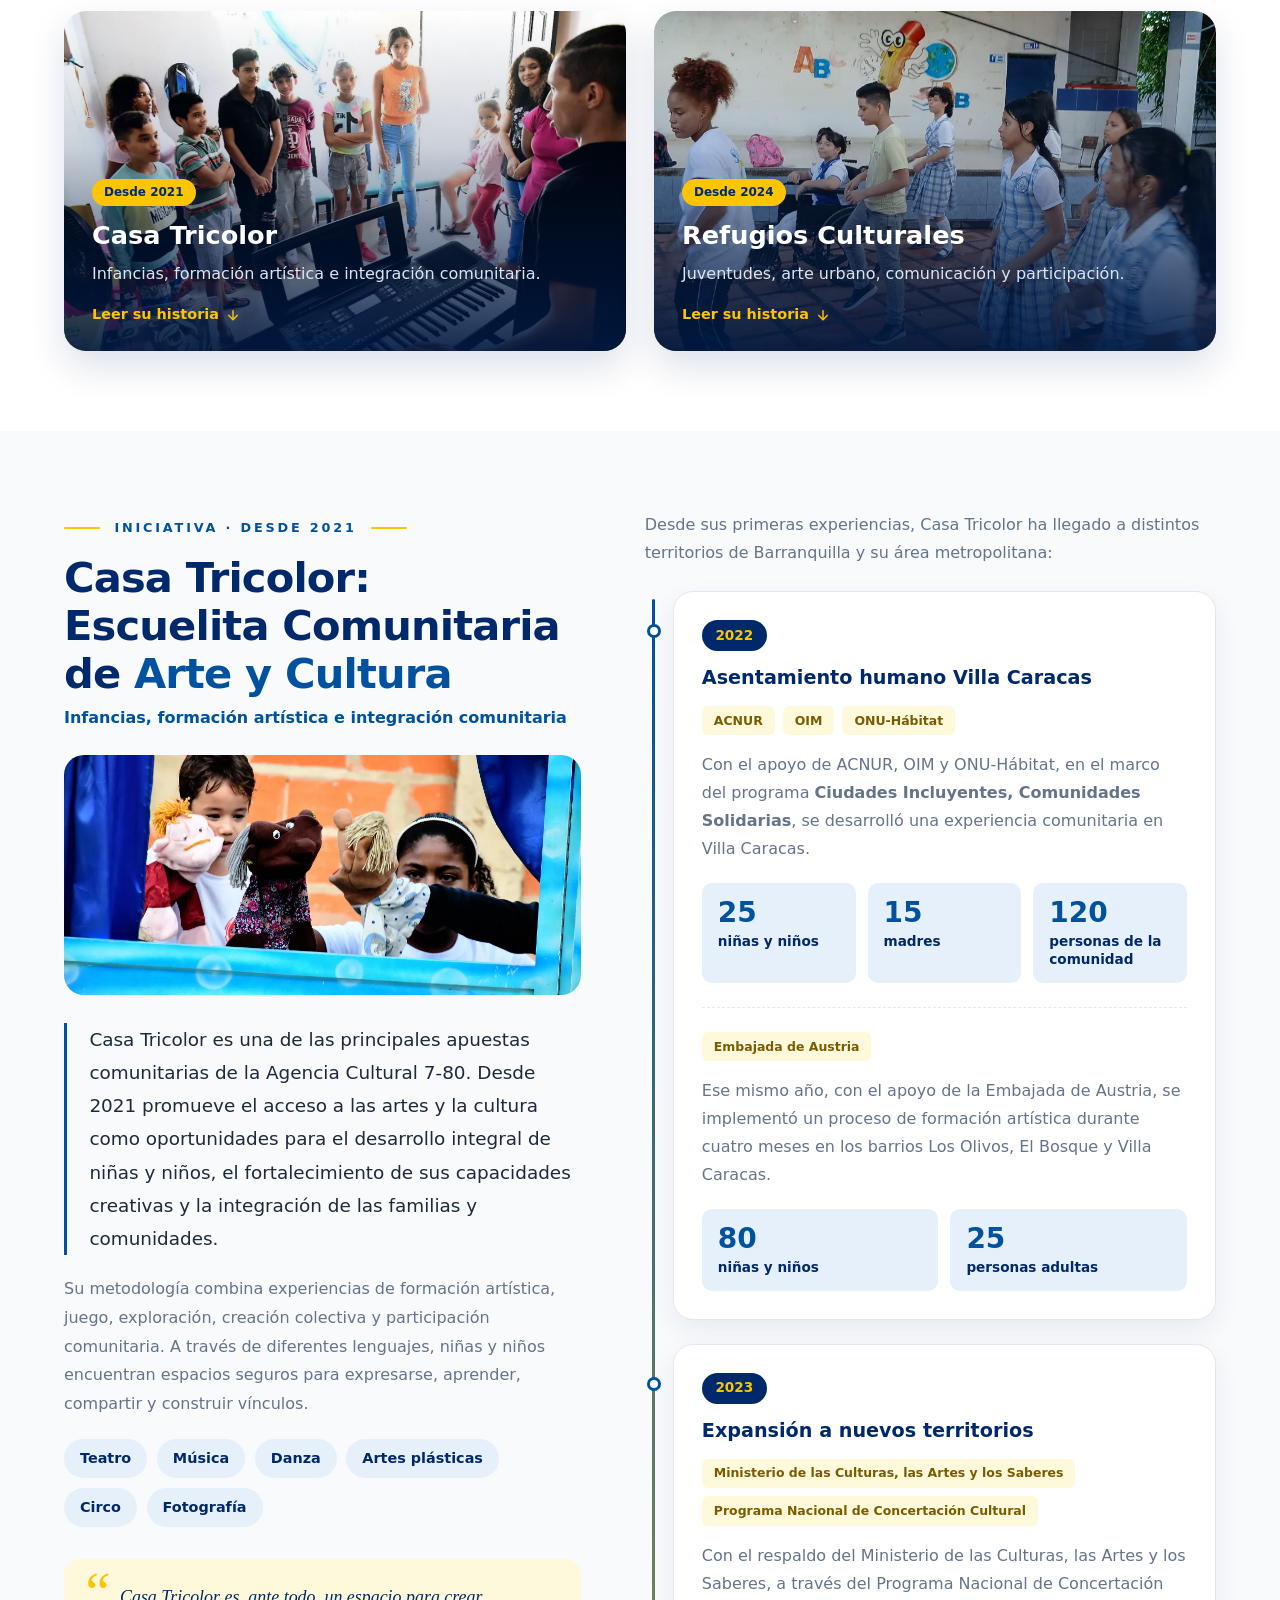
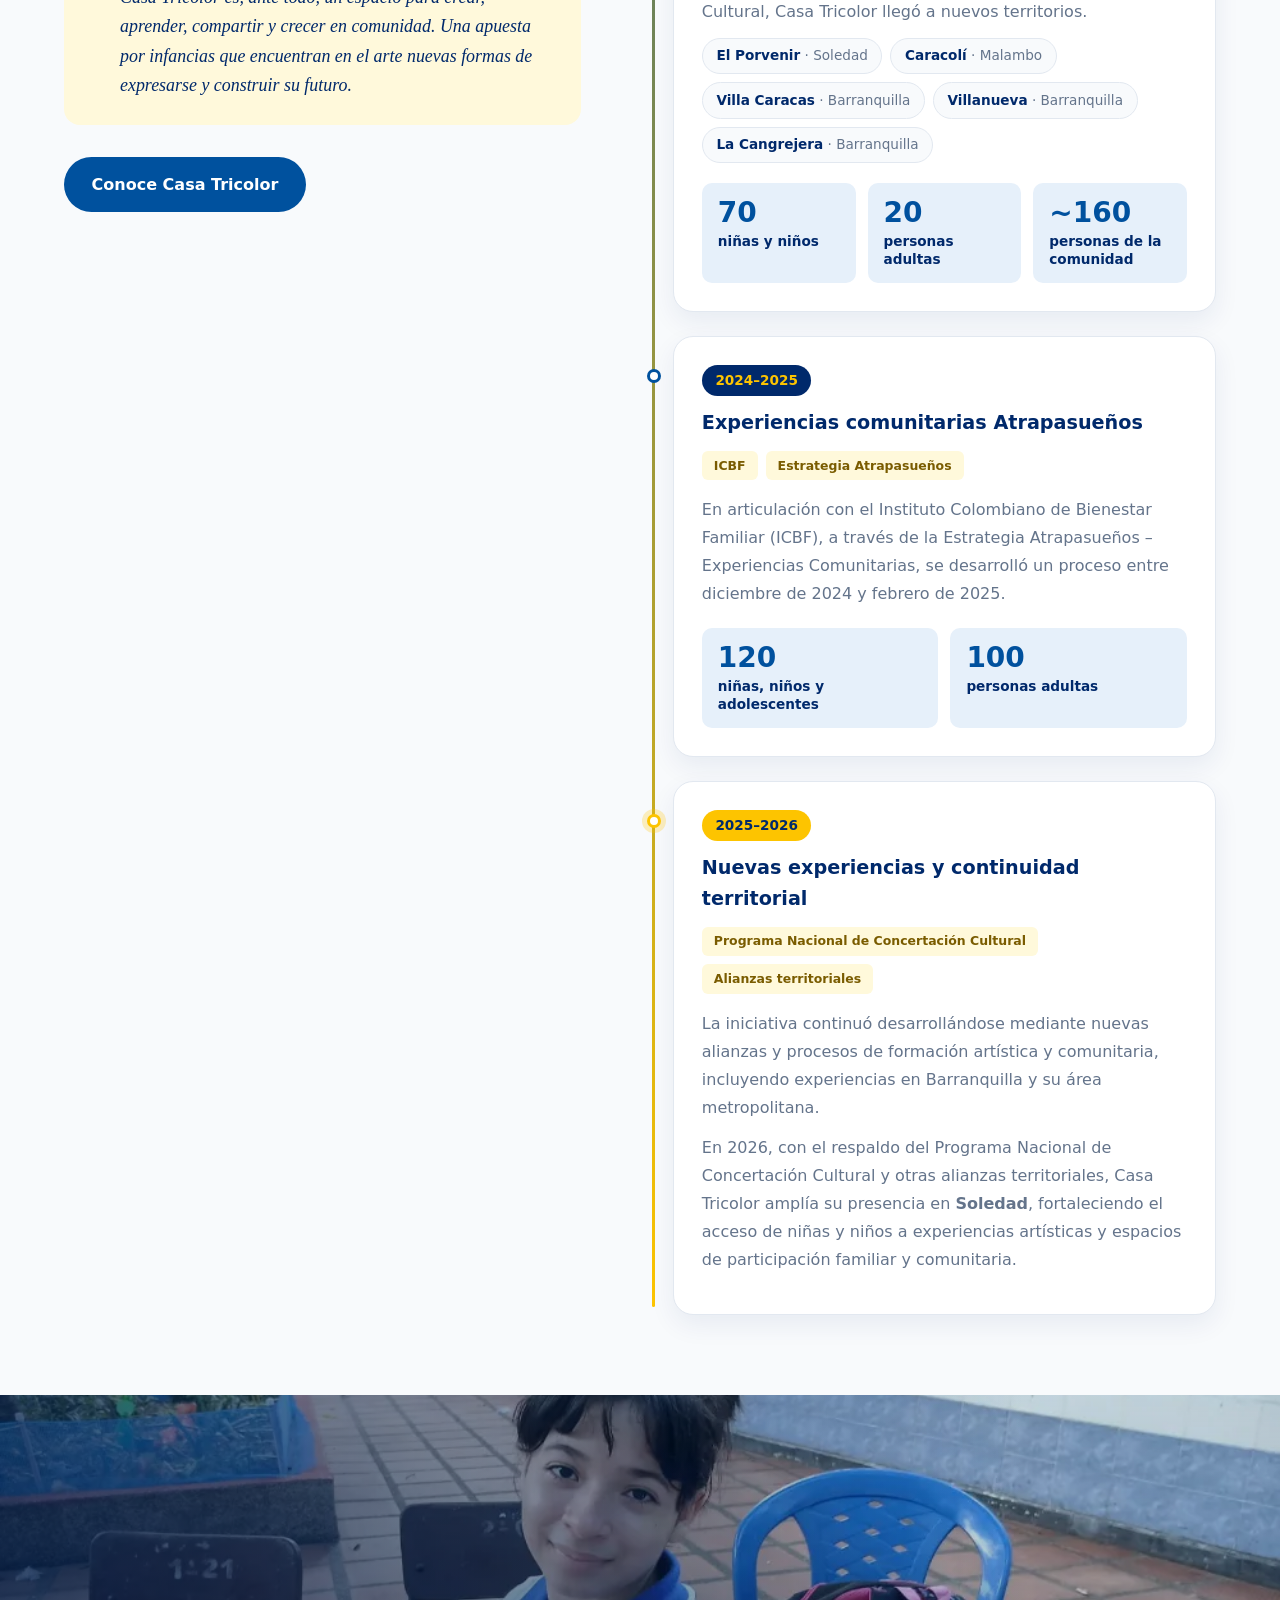
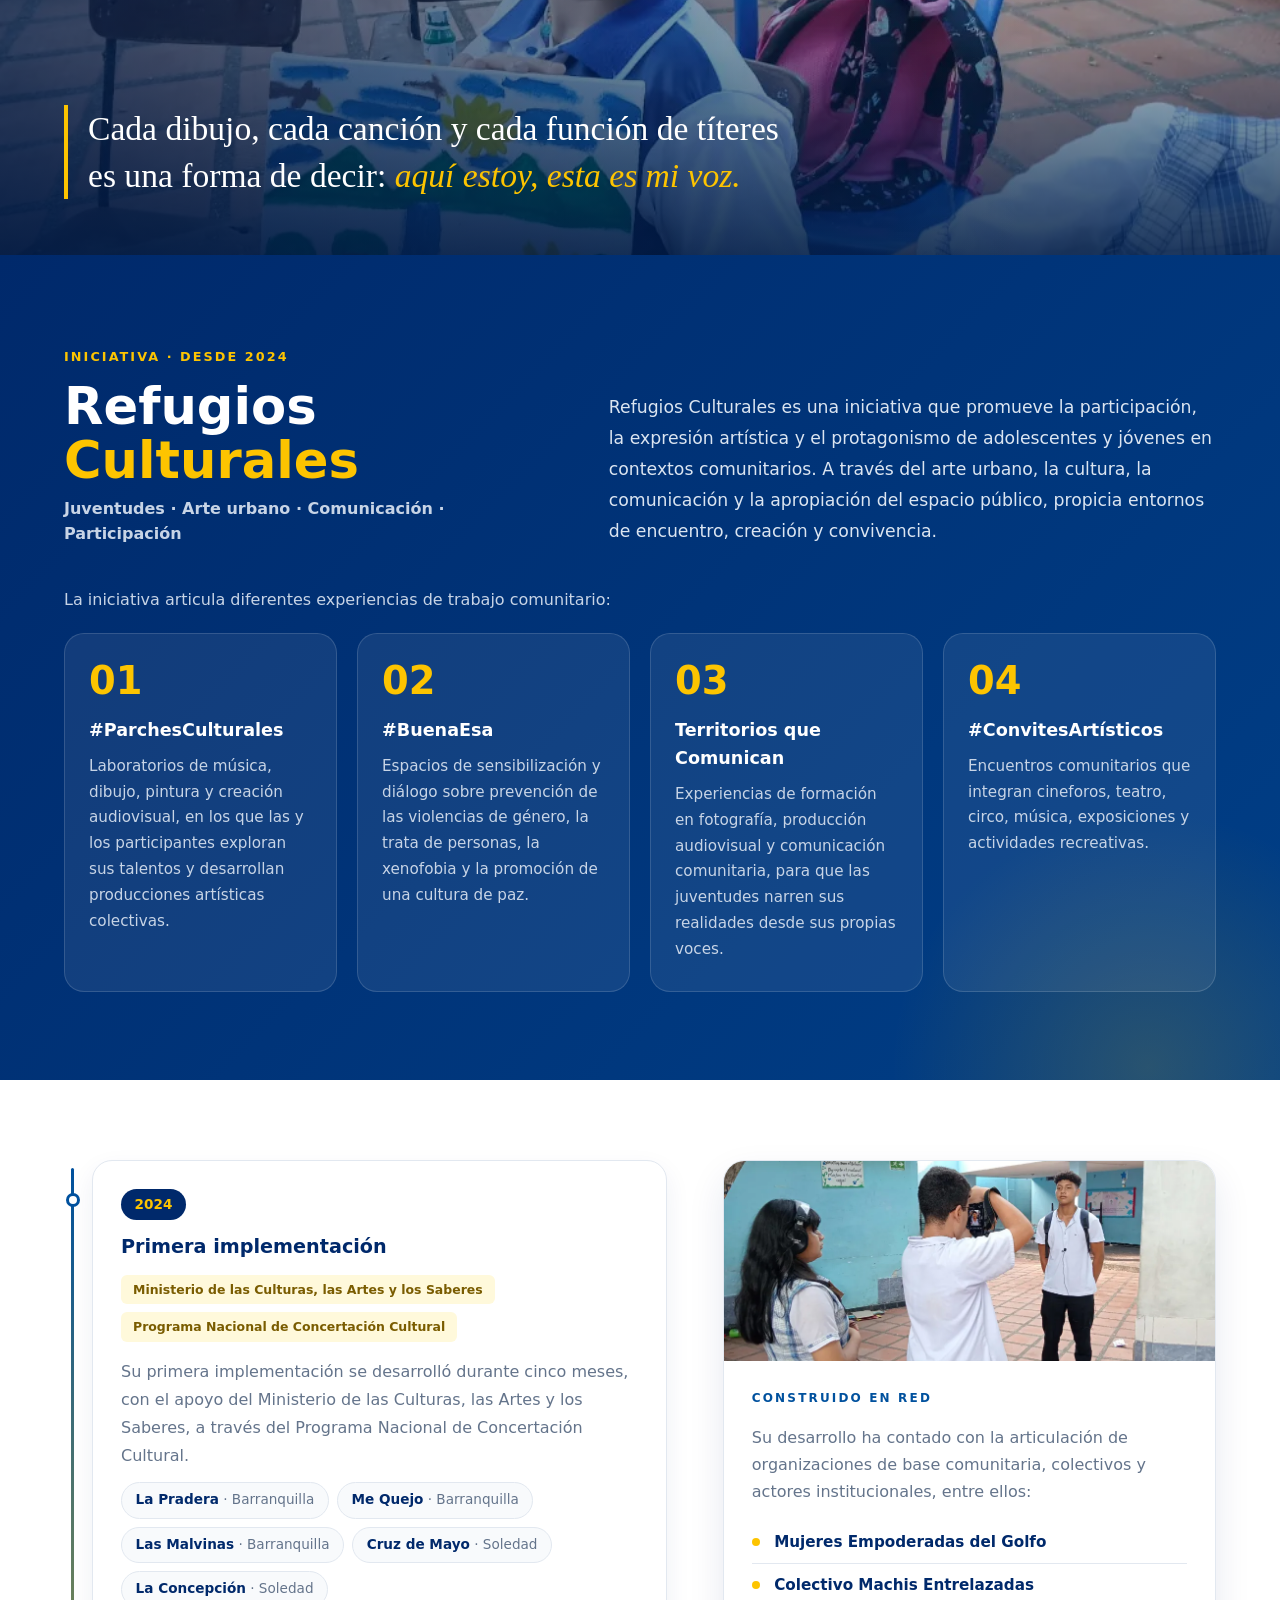
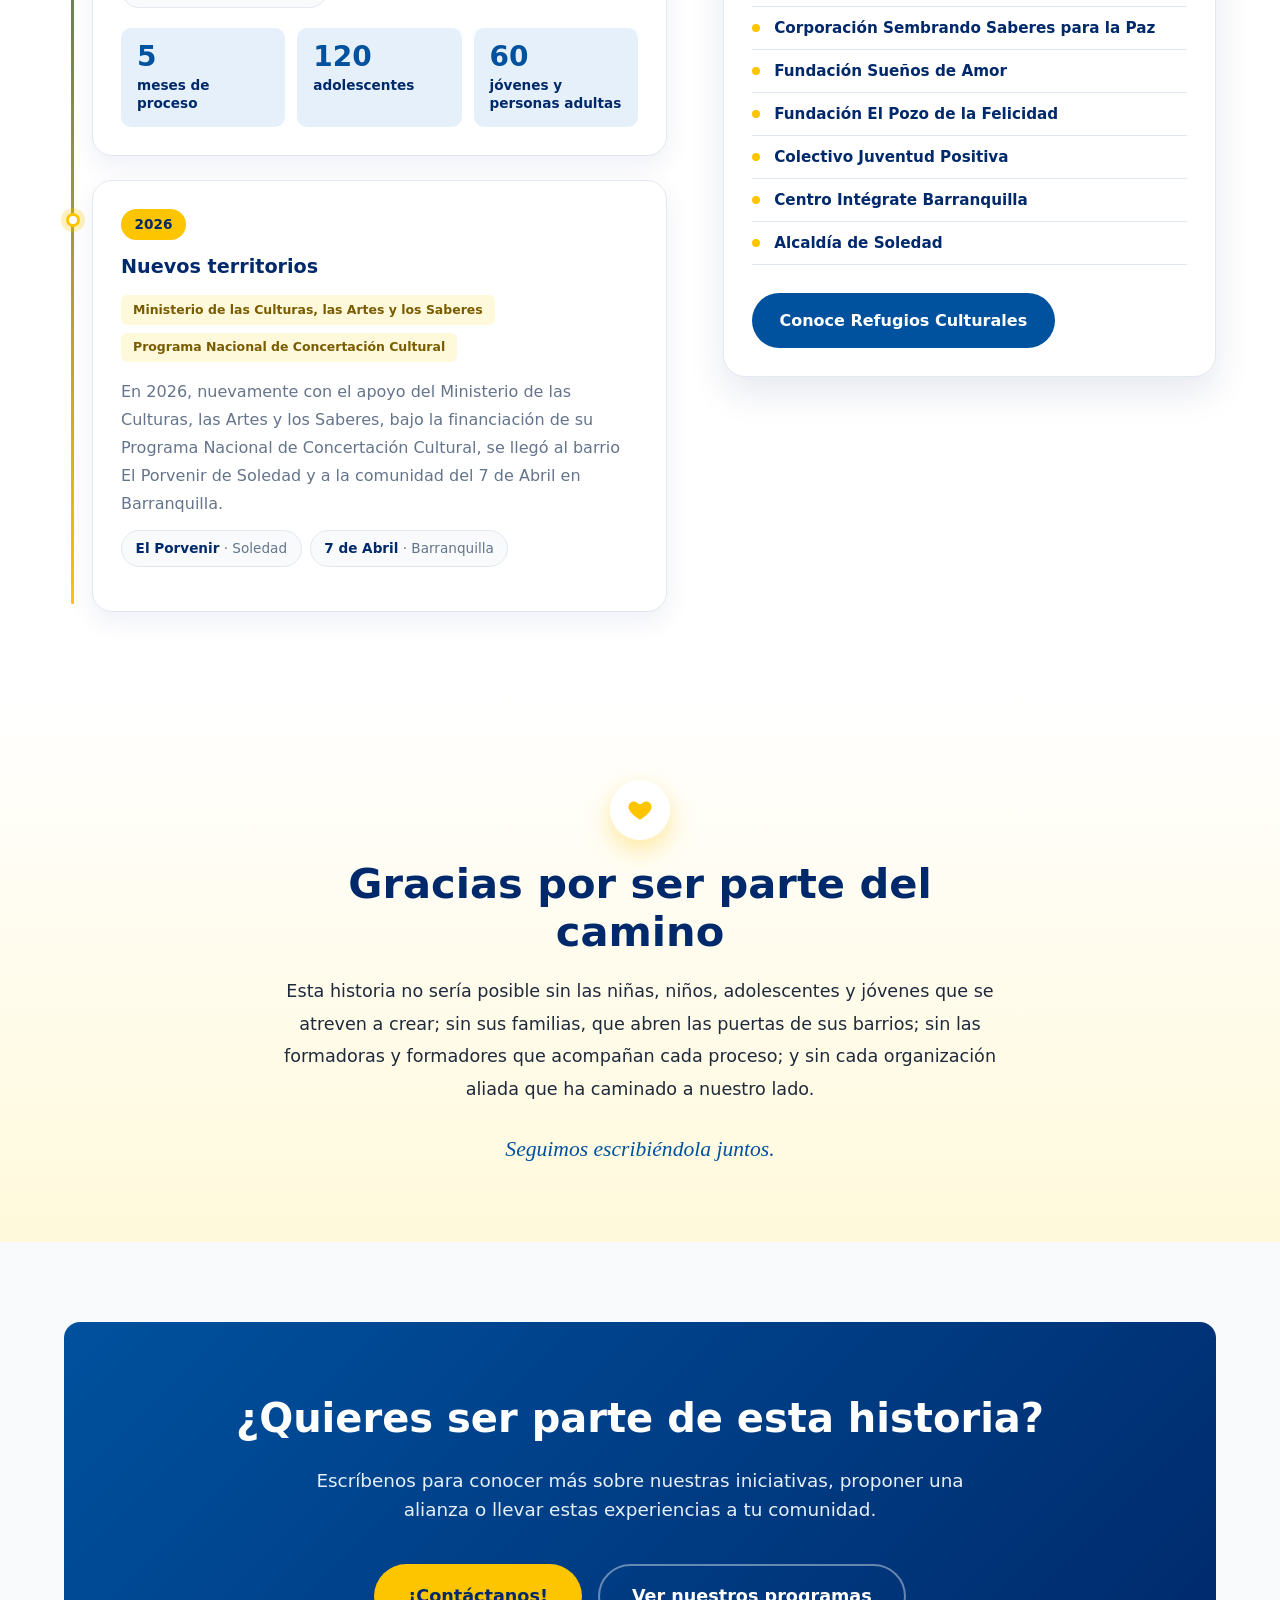
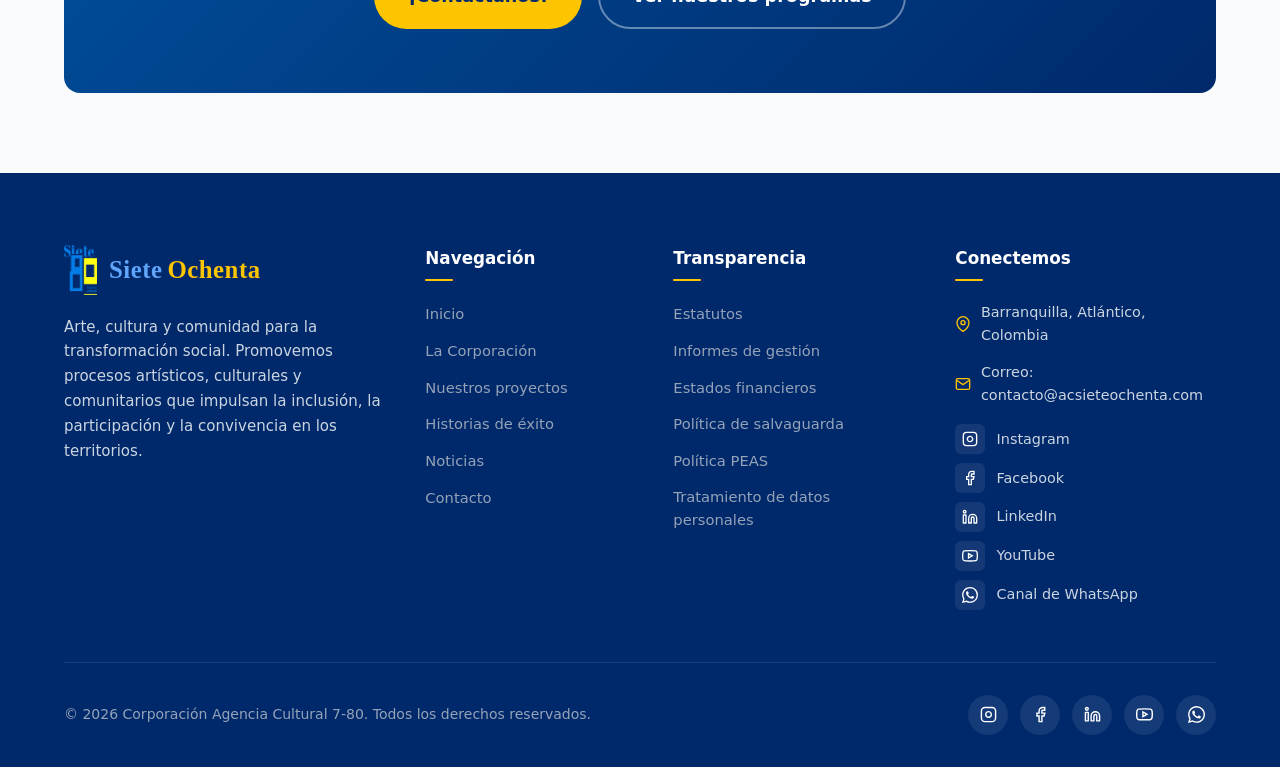
<file: nuestra-historia.html>
<!doctype html>
<html lang="es">
  <head>
    <meta charset="UTF-8" />
    <meta name="viewport" content="width=device-width, initial-scale=1.0" />
    <title>
      Nuestra historia: iniciativas de la Agencia Cultural 7-80 | Siete Ochenta
    </title>
    <meta
      name="description"
      content="La historia de las iniciativas de la Agencia Cultural 7-80: Casa Tricolor y Refugios Culturales, procesos de arte y cultura para la transformación social en Barranquilla y su área metropolitana."
    />
    <link rel="stylesheet" href="css/style.css?v=2.1" />
  </head>
  <body>
    <!-- ==========================================================================
       BARRA DE NAVEGACIÓN
       ========================================================================== -->
    <header class="header">
      <div class="container navbar">
        <!-- Logotipo -->
        <a href="index.html#inicio" class="logo" aria-label="Inicio Siete Ochenta">
          <img src="img/logo.webp" alt="Logo Siete Ochenta" class="logo-img" />
          <span class="logo-text">
            <span class="logo-siete" style="color: #00519e; font-family: 'Playfair Display', Georgia, 'Times New Roman', serif; font-size: 1.55rem; font-weight: 800; letter-spacing: 0.5px;">Siete</span>
            <span class="logo-ochenta" style="color: #fdc400; font-family: 'Playfair Display', Georgia, 'Times New Roman', serif; font-size: 1.55rem; font-weight: 800; letter-spacing: 0.5px; margin-left: 5px;">Ochenta</span>
          </span>
        </a>

        <!-- Enlaces de navegación -->
        <nav class="nav-links" id="navLinks">
          <a href="index.html#inicio" class="nav-link">Inicio</a>
          <a href="index.html#quienes-somos" class="nav-link">Quiénes Somos</a>
          <a href="index.html#programas" class="nav-link">Programas</a>
          <a href="index.html#participacion" class="nav-link">Participación</a>
          <a href="index.html#testimonios" class="nav-link">Testimonios</a>
          <a href="index.html#contacto" class="nav-link">Contacto</a>
        </nav>

        <!-- Menú móvil -->
        <div class="nav-actions">
          <button
            class="mobile-toggle"
            id="mobileToggle"
            aria-label="Abrir menú"
            aria-expanded="false"
          >
            <svg
              viewBox="0 0 24 24"
              fill="none"
              stroke="currentColor"
              stroke-width="2"
              stroke-linecap="round"
              stroke-linejoin="round"
            >
              <line x1="3" y1="12" x2="21" y2="12"></line>
              <line x1="3" y1="6" x2="21" y2="6"></line>
              <line x1="3" y1="18" x2="21" y2="18"></line>
            </svg>
          </button>
        </div>
      </div>
    </header>

    <!-- Página Nuestra historia: misma identidad del sitio con una estructura propia (estilos .st-* en style.css) -->
    <main>
      <!-- ==========================================================================
         PORTADA: texto a la izquierda y collage de fotos a la derecha
         ========================================================================== -->
      <section class="st-hero">
        <div class="container st-hero-grid">
          <div class="st-hero-text">
            <nav class="breadcrumb" aria-label="Ruta de navegación">
              <a href="index.html">Inicio</a>
              <span aria-hidden="true">/</span>
              <span aria-current="page">Nuestra historia</span>
            </nav>

            <span class="hero-tag">Agencia Cultural 7-80</span>
            <h1 class="st-hero-title">
              Nuestra <span>historia</span>
            </h1>
            <p class="st-hero-whisper">Una historia escrita a muchas manos.</p>
            <p class="st-hero-lead">
              Iniciativas que reconocen el arte y la cultura como herramientas para
              la transformación social, construidas junto a niñas, niños,
              adolescentes, jóvenes, familias y comunidades.
            </p>

            <ul class="page-hero-facts">
              <li>
                <svg width="16" height="16" viewBox="0 0 24 24" fill="none" stroke="currentColor" stroke-width="2" aria-hidden="true"><rect x="3" y="4" width="18" height="18" rx="2"></rect><line x1="16" y1="2" x2="16" y2="6"></line><line x1="8" y1="2" x2="8" y2="6"></line><line x1="3" y1="10" x2="21" y2="10"></line></svg>
                Desde 2021
              </li>
              <li>
                <svg width="16" height="16" viewBox="0 0 24 24" fill="none" stroke="currentColor" stroke-width="2" aria-hidden="true"><path d="M21 10c0 7-9 13-9 13s-9-6-9-13a9 9 0 0 1 18 0z"></path><circle cx="12" cy="10" r="3"></circle></svg>
                Barranquilla y su área metropolitana
              </li>
            </ul>
          </div>

          <div class="st-collage" aria-hidden="true">
            <picture><source media="(max-width: 768px)" srcset="img/movil/galeria/casa-tricolor/encuentro-grupal.webp" type="image/webp" /><img class="st-collage-main" src="img/galeria/casa-tricolor/encuentro-grupal.webp" alt="" /></picture>
            <picture><source media="(max-width: 768px)" srcset="img/movil/galeria/refugios/comunicaciones-mural-fotos.webp" type="image/webp" /><img class="st-collage-top" src="img/galeria/refugios/comunicaciones-mural-fotos.webp" alt="" /></picture>
            <picture><source media="(max-width: 768px)" srcset="img/movil/refugios-taller-dibujo.webp" type="image/webp" /><img class="st-collage-bottom" src="img/refugios-taller-dibujo.webp" alt="" /></picture>
            <span class="st-collage-badge">
              <strong>2021</strong>
              <span>comenzó nuestra historia</span>
            </span>
          </div>
        </div>
      </section>

      <!-- ==========================================================================
         MANIFIESTO: frase de apertura con tono cercano
         ========================================================================== -->
      <section class="st-manifesto">
        <div class="container">
          <blockquote class="st-manifesto-quote">
            <p>
              Detrás de cada cifra hay un nombre, una familia y un barrio que
              decidió creer en el arte. Esta es la historia de esos encuentros.
            </p>
            <footer>Agencia Cultural 7-80</footer>
          </blockquote>
        </div>
      </section>

      <!-- ==========================================================================
         INICIATIVAS: idea central + índice con las dos iniciativas
         ========================================================================== -->
      <section class="section">
        <div class="container">
          <div class="section-header">
            <span class="badge badge-secondary">Iniciativas</span>
            <h2 class="section-title">El arte y la cultura para la transformación social</h2>
            <p class="section-subtitle">
              En la Agencia Cultural 7-80 impulsamos procesos e iniciativas que
              reconocen el arte y la cultura como herramientas para la
              transformación social. Trabajamos junto a niñas, niños, adolescentes,
              jóvenes, familias y comunidades para promover la protección de
              derechos, prevenir las violencias, fortalecer la participación y
              favorecer la integración sociocultural.
            </p>
          </div>

          <p class="st-intro-note">
            A través de nuestros proyectos desarrollamos experiencias adaptadas a las
            características y necesidades de cada territorio:
          </p>
          <ul class="language-list st-pills">
            <li>Formación artística</li>
            <li>Creación colectiva</li>
            <li>Comunicación comunitaria</li>
            <li>Encuentro ciudadano</li>
          </ul>

          <div class="st-index">
            <a class="st-index-card" href="#casa-tricolor">
              <picture><source media="(max-width: 768px)" srcset="img/movil/galeria/casa-tricolor/taller-musica.webp" type="image/webp" /><img src="img/galeria/casa-tricolor/taller-musica.webp" alt="Niñas y niños en el taller de música de Casa Tricolor" loading="lazy" /></picture>
              <div class="st-index-body">
                <span class="st-index-year">Desde 2021</span>
                <h3>Casa Tricolor</h3>
                <p>Infancias, formación artística e integración comunitaria.</p>
                <span class="st-index-more">
                  Leer su historia
                  <svg width="16" height="16" viewBox="0 0 24 24" fill="none" stroke="currentColor" stroke-width="2.2" aria-hidden="true"><path d="M12 5v14"></path><path d="m19 12-7 7-7-7"></path></svg>
                </span>
              </div>
            </a>

            <a class="st-index-card" href="#refugios-culturales">
              <picture><source media="(max-width: 768px)" srcset="img/movil/galeria/refugios/danza-circulo.webp" type="image/webp" /><img src="img/galeria/refugios/danza-circulo.webp" alt="Jóvenes en una sesión de danza de Refugios Culturales" loading="lazy" /></picture>
              <div class="st-index-body">
                <span class="st-index-year">Desde 2024</span>
                <h3>Refugios Culturales</h3>
                <p>Juventudes, arte urbano, comunicación y participación.</p>
                <span class="st-index-more">
                  Leer su historia
                  <svg width="16" height="16" viewBox="0 0 24 24" fill="none" stroke="currentColor" stroke-width="2.2" aria-hidden="true"><path d="M12 5v14"></path><path d="m19 12-7 7-7-7"></path></svg>
                </span>
              </div>
            </a>
          </div>
        </div>
      </section>

      <!-- ==========================================================================
         CASA TRICOLOR: relato a la izquierda, hitos por año a la derecha
         ========================================================================== -->
      <section class="section section-alt st-anchor" id="casa-tricolor">
        <div class="container st-chapter">
          <div class="st-chapter-story">
            <span class="about-eyebrow">Iniciativa · Desde 2021</span>
            <h2 class="program-intro-title">
              Casa Tricolor: Escuelita Comunitaria de
              <em>Arte y Cultura</em>
            </h2>
            <p class="st-chapter-sub">Infancias, formación artística e integración comunitaria</p>

            <figure class="st-chapter-photo">
              <picture><source media="(max-width: 768px)" srcset="img/movil/galeria/casa-tricolor/titeres.webp" type="image/webp" /><img src="img/galeria/casa-tricolor/titeres.webp" alt="Un niño y una niña presentan una función de títeres en Casa Tricolor" loading="lazy" /></picture>
            </figure>

            <p class="program-lead">
              Casa Tricolor es una de las principales apuestas comunitarias de la
              Agencia Cultural 7-80. Desde 2021 promueve el acceso a las artes y la
              cultura como oportunidades para el desarrollo integral de niñas y
              niños, el fortalecimiento de sus capacidades creativas y la
              integración de las familias y comunidades.
            </p>
            <p class="st-text">
              Su metodología combina experiencias de formación artística, juego,
              exploración, creación colectiva y participación comunitaria. A través
              de diferentes lenguajes, niñas y niños encuentran espacios seguros
              para expresarse, aprender, compartir y construir vínculos.
            </p>
            <ul class="language-list" aria-label="Lenguajes artísticos">
              <li>Teatro</li>
              <li>Música</li>
              <li>Danza</li>
              <li>Artes plásticas</li>
              <li>Circo</li>
              <li>Fotografía</li>
            </ul>

            <blockquote class="st-quote">
              Casa Tricolor es, ante todo, un espacio para crear, aprender, compartir y
              crecer en comunidad. Una apuesta por infancias que encuentran en el arte
              nuevas formas de expresarse y construir su futuro.
            </blockquote>

            <a href="casa-tricolor.html" class="btn btn-primary">Conoce Casa Tricolor</a>
          </div>

          <div class="st-chapter-steps">
            <p class="st-steps-intro">
              Desde sus primeras experiencias, Casa Tricolor ha llegado a distintos
              territorios de Barranquilla y su área metropolitana:
            </p>

            <ol class="st-steps">
              <li class="st-step">
                <span class="st-step-year">2022</span>
                <h3>Asentamiento humano Villa Caracas</h3>
                <ul class="ally-list" aria-label="Aliados">
                  <li>ACNUR</li>
                  <li>OIM</li>
                  <li>ONU-Hábitat</li>
                </ul>
                <p>
                  Con el apoyo de ACNUR, OIM y ONU-Hábitat, en el marco del programa
                  <strong>Ciudades Incluyentes, Comunidades Solidarias</strong>, se
                  desarrolló una experiencia comunitaria en Villa Caracas.
                </p>
                <dl class="timeline-stats">
                  <div><dt>25</dt><dd>niñas y niños</dd></div>
                  <div><dt>15</dt><dd>madres</dd></div>
                  <div><dt>120</dt><dd>personas de la comunidad</dd></div>
                </dl>
                <hr class="st-step-divider" />
                <ul class="ally-list" aria-label="Aliados">
                  <li>Embajada de Austria</li>
                </ul>
                <p>
                  Ese mismo año, con el apoyo de la Embajada de Austria, se
                  implementó un proceso de formación artística durante cuatro meses
                  en los barrios Los Olivos, El Bosque y Villa Caracas.
                </p>
                <dl class="timeline-stats">
                  <div><dt>80</dt><dd>niñas y niños</dd></div>
                  <div><dt>25</dt><dd>personas adultas</dd></div>
                </dl>
              </li>

              <li class="st-step">
                <span class="st-step-year">2023</span>
                <h3>Expansión a nuevos territorios</h3>
                <ul class="ally-list" aria-label="Aliados">
                  <li>Ministerio de las Culturas, las Artes y los Saberes</li>
                  <li>Programa Nacional de Concertación Cultural</li>
                </ul>
                <p>
                  Con el respaldo del Ministerio de las Culturas, las Artes y los
                  Saberes, a través del Programa Nacional de Concertación Cultural,
                  Casa Tricolor llegó a nuevos territorios.
                </p>
                <ul class="place-list" aria-label="Territorios">
                  <li><strong>El Porvenir</strong> · Soledad</li>
                  <li><strong>Caracolí</strong> · Malambo</li>
                  <li><strong>Villa Caracas</strong> · Barranquilla</li>
                  <li><strong>Villanueva</strong> · Barranquilla</li>
                  <li><strong>La Cangrejera</strong> · Barranquilla</li>
                </ul>
                <dl class="timeline-stats">
                  <div><dt>70</dt><dd>niñas y niños</dd></div>
                  <div><dt>20</dt><dd>personas adultas</dd></div>
                  <div><dt>~160</dt><dd>personas de la comunidad</dd></div>
                </dl>
              </li>

              <li class="st-step">
                <span class="st-step-year">2024–2025</span>
                <h3>Experiencias comunitarias Atrapasueños</h3>
                <ul class="ally-list" aria-label="Aliados">
                  <li>ICBF</li>
                  <li>Estrategia Atrapasueños</li>
                </ul>
                <p>
                  En articulación con el Instituto Colombiano de Bienestar Familiar
                  (ICBF), a través de la Estrategia Atrapasueños – Experiencias
                  Comunitarias, se desarrolló un proceso entre diciembre de 2024 y
                  febrero de 2025.
                </p>
                <dl class="timeline-stats">
                  <div><dt>120</dt><dd>niñas, niños y adolescentes</dd></div>
                  <div><dt>100</dt><dd>personas adultas</dd></div>
                </dl>
              </li>

              <li class="st-step st-step--current">
                <span class="st-step-year">2025–2026</span>
                <h3>Nuevas experiencias y continuidad territorial</h3>
                <ul class="ally-list" aria-label="Aliados">
                  <li>Programa Nacional de Concertación Cultural</li>
                  <li>Alianzas territoriales</li>
                </ul>
                <p>
                  La iniciativa continuó desarrollándose mediante nuevas alianzas y
                  procesos de formación artística y comunitaria, incluyendo
                  experiencias en Barranquilla y su área metropolitana.
                </p>
                <p>
                  En 2026, con el respaldo del Programa Nacional de Concertación
                  Cultural y otras alianzas territoriales, Casa Tricolor amplía su
                  presencia en <strong>Soledad</strong>, fortaleciendo el acceso de
                  niñas y niños a experiencias artísticas y espacios de participación
                  familiar y comunitaria.
                </p>
              </li>
            </ol>
          </div>
        </div>
      </section>

      <!-- ==========================================================================
         MOMENTO: foto a todo el ancho con una frase entre las dos iniciativas
         ========================================================================== -->
      <section class="st-moment">
        <picture><source media="(max-width: 768px)" srcset="img/movil/galeria/refugios/artes-plasticas-pintura.webp" type="image/webp" /><img src="img/galeria/refugios/artes-plasticas-pintura.webp" alt="Una estudiante sonríe mientras muestra el paisaje que pintó en un taller de artes plásticas" loading="lazy" /></picture>
        <div class="container st-moment-inner">
          <p class="st-moment-text">
            Cada dibujo, cada canción y cada función de títeres es una forma de
            decir: <em>aquí estoy, esta es mi voz.</em>
          </p>
        </div>
      </section>

      <!-- ==========================================================================
         REFUGIOS CULTURALES: bloque azul con experiencias numeradas
         ========================================================================== -->
      <section class="st-dark st-anchor" id="refugios-culturales">
        <div class="container">
          <div class="st-dark-header">
            <div>
              <span class="st-dark-eyebrow">Iniciativa · Desde 2024</span>
              <h2 class="st-dark-title">Refugios <span>Culturales</span></h2>
              <p class="st-dark-sub">Juventudes · Arte urbano · Comunicación · Participación</p>
            </div>
            <p class="st-dark-lead">
              Refugios Culturales es una iniciativa que promueve la participación, la
              expresión artística y el protagonismo de adolescentes y jóvenes en
              contextos comunitarios. A través del arte urbano, la cultura, la
              comunicación y la apropiación del espacio público, propicia entornos de
              encuentro, creación y convivencia.
            </p>
          </div>

          <p class="st-dark-note">La iniciativa articula diferentes experiencias de trabajo comunitario:</p>

          <ol class="st-experiences">
            <li>
              <span class="st-exp-num">01</span>
              <h3>#ParchesCulturales</h3>
              <p>
                Laboratorios de música, dibujo, pintura y creación audiovisual, en
                los que las y los participantes exploran sus talentos y desarrollan
                producciones artísticas colectivas.
              </p>
            </li>
            <li>
              <span class="st-exp-num">02</span>
              <h3>#BuenaEsa</h3>
              <p>
                Espacios de sensibilización y diálogo sobre prevención de las
                violencias de género, la trata de personas, la xenofobia y la
                promoción de una cultura de paz.
              </p>
            </li>
            <li>
              <span class="st-exp-num">03</span>
              <h3>Territorios que Comunican</h3>
              <p>
                Experiencias de formación en fotografía, producción audiovisual y
                comunicación comunitaria, para que las juventudes narren sus
                realidades desde sus propias voces.
              </p>
            </li>
            <li>
              <span class="st-exp-num">04</span>
              <h3>#ConvitesArtísticos</h3>
              <p>
                Encuentros comunitarios que integran cineforos, teatro, circo,
                música, exposiciones y actividades recreativas.
              </p>
            </li>
          </ol>
        </div>
      </section>

      <section class="section">
        <div class="container st-refugios-grid">
          <ol class="st-steps st-steps--plain">
            <li class="st-step">
              <span class="st-step-year">2024</span>
              <h3>Primera implementación</h3>
              <ul class="ally-list" aria-label="Aliados">
                <li>Ministerio de las Culturas, las Artes y los Saberes</li>
                <li>Programa Nacional de Concertación Cultural</li>
              </ul>
              <p>
                Su primera implementación se desarrolló durante cinco meses, con el
                apoyo del Ministerio de las Culturas, las Artes y los Saberes, a
                través del Programa Nacional de Concertación Cultural.
              </p>
              <ul class="place-list" aria-label="Territorios">
                <li><strong>La Pradera</strong> · Barranquilla</li>
                <li><strong>Me Quejo</strong> · Barranquilla</li>
                <li><strong>Las Malvinas</strong> · Barranquilla</li>
                <li><strong>Cruz de Mayo</strong> · Soledad</li>
                <li><strong>La Concepción</strong> · Soledad</li>
              </ul>
              <dl class="timeline-stats">
                <div><dt>5</dt><dd>meses de proceso</dd></div>
                <div><dt>120</dt><dd>adolescentes</dd></div>
                <div><dt>60</dt><dd>jóvenes y personas adultas</dd></div>
              </dl>
            </li>

            <li class="st-step st-step--current">
              <span class="st-step-year">2026</span>
              <h3>Nuevos territorios</h3>
              <ul class="ally-list" aria-label="Aliados">
                <li>Ministerio de las Culturas, las Artes y los Saberes</li>
                <li>Programa Nacional de Concertación Cultural</li>
              </ul>
              <p>
                En 2026, nuevamente con el apoyo del Ministerio de las Culturas, las
                Artes y los Saberes, bajo la financiación de su Programa Nacional de
                Concertación Cultural, se llegó al barrio El Porvenir de Soledad y a
                la comunidad del 7 de Abril en Barranquilla.
              </p>
              <ul class="place-list" aria-label="Territorios">
                <li><strong>El Porvenir</strong> · Soledad</li>
                <li><strong>7 de Abril</strong> · Barranquilla</li>
              </ul>
            </li>
          </ol>

          <aside class="st-allies">
            <figure class="st-allies-photo">
              <picture><source media="(max-width: 768px)" srcset="img/movil/galeria/refugios/comunicaciones-entrevista.webp" type="image/webp" /><img src="img/galeria/refugios/comunicaciones-entrevista.webp" alt="Jóvenes graban una entrevista en el parche de comunicaciones de Refugios Culturales" loading="lazy" /></picture>
            </figure>
            <div class="st-allies-body">
              <span class="method-card-label">Construido en red</span>
              <p>
                Su desarrollo ha contado con la articulación de organizaciones de base
                comunitaria, colectivos y actores institucionales, entre ellos:
              </p>
              <ul class="st-allies-list">
                <li>Mujeres Empoderadas del Golfo</li>
                <li>Colectivo Machis Entrelazadas</li>
                <li>Corporación Sembrando Saberes para la Paz</li>
                <li>Fundación Sueños de Amor</li>
                <li>Fundación El Pozo de la Felicidad</li>
                <li>Colectivo Juventud Positiva</li>
                <li>Centro Intégrate Barranquilla</li>
                <li>Alcaldía de Soledad</li>
              </ul>
              <a href="refugios-culturales.html" class="btn btn-primary">Conoce Refugios Culturales</a>
            </div>
          </aside>
        </div>
      </section>

      <!-- ==========================================================================
         GRATITUD: mensaje de agradecimiento antes del cierre
         ========================================================================== -->
      <section class="st-thanks">
        <div class="container st-thanks-inner">
          <span class="st-thanks-mark" aria-hidden="true">
            <svg width="26" height="26" viewBox="0 0 24 24" fill="currentColor"><path d="M12 21s-7.5-4.6-10-9.3C.3 8.4 2.2 4.5 5.9 4.1c2-.2 3.6.8 4.6 2.3h3c1-1.5 2.6-2.5 4.6-2.3 3.7.4 5.6 4.3 3.9 7.6C19.5 16.4 12 21 12 21Z"></path></svg>
          </span>
          <h2 class="st-thanks-title">Gracias por ser parte del camino</h2>
          <p>
            Esta historia no sería posible sin las niñas, niños, adolescentes y
            jóvenes que se atreven a crear; sin sus familias, que abren las puertas de
            sus barrios; sin las formadoras y formadores que acompañan cada proceso; y
            sin cada organización aliada que ha caminado a nuestro lado.
          </p>
          <p class="st-thanks-sign">Seguimos escribiéndola juntos.</p>
        </div>
      </section>

      <section class="section section-alt">
        <div class="container">
          <div class="cta-banner">
            <h2>¿Quieres ser parte de esta historia?</h2>
            <p>
              Escríbenos para conocer más sobre nuestras iniciativas, proponer una
              alianza o llevar estas experiencias a tu comunidad.
            </p>
            <div class="cta-actions">
              <a href="index.html#contacto" class="btn btn-secondary btn-lg">¡Contáctanos!</a>
              <a href="index.html#programas" class="btn btn-outline-white btn-lg">Ver nuestros programas</a>
            </div>
          </div>
        </div>
      </section>
    </main>

    <!-- ==========================================================================
       FOOTER
       ========================================================================== -->
    <footer class="footer">
      <div class="container">
        <div class="footer-grid">
          <div class="footer-brand">
            <div class="logo" style="color: #ffffff">
              <img
                src="img/logo.webp"
                alt="Logo Siete Ochenta"
                class="logo-img"
                style="filter: brightness(1.1)"
              />
              <span class="logo-text">
                <span class="logo-siete" style="color: #60a5fa; font-family: 'Playfair Display', Georgia, 'Times New Roman', serif; font-size: 1.55rem; font-weight: 800; letter-spacing: 0.5px;">Siete</span>
                <span class="logo-ochenta" style="color: #fdc400; font-family: 'Playfair Display', Georgia, 'Times New Roman', serif; font-size: 1.55rem; font-weight: 800; letter-spacing: 0.5px; margin-left: 5px;">Ochenta</span>
              </span>
            </div>
            <p>
              Arte, cultura y comunidad para la transformación social.
              Promovemos procesos artísticos, culturales y comunitarios que impulsan la inclusión,
              la participación y la convivencia en los territorios.
            </p>
          </div>

          <div>
            <h4 class="footer-title">Navegación</h4>
            <ul class="footer-links">
              <li><a href="index.html#inicio" class="footer-link">Inicio</a></li>
              <li>
                <a href="index.html#quienes-somos" class="footer-link">La Corporación</a>
              </li>
              <li>
                <a href="index.html#programas" class="footer-link">Nuestros proyectos</a>
              </li>
              <li>
                <a href="index.html#testimonios" class="footer-link">Historias de éxito</a>
              </li>
              <li>
                <a href="index.html#participacion" class="footer-link">Noticias</a>
              </li>
              <li>
                <a href="index.html#contacto" class="footer-link">Contacto</a>
              </li>
            </ul>
          </div>

          <div>
            <h4 class="footer-title">Transparencia</h4>
            <ul class="footer-links">
              <li><a href="#" class="footer-link">Estatutos</a></li>
              <li>
                <a href="#" class="footer-link">Informes de gestión</a>
              </li>
              <li>
                <a href="#" class="footer-link">Estados financieros</a>
              </li>
              <li>
                <a href="#" class="footer-link">Política de salvaguarda</a>
              </li>
              <li>
                <a href="#" class="footer-link">Política PEAS</a>
              </li>
              <li>
                <a href="#" class="footer-link"
                  >Tratamiento de datos personales</a
                >
              </li>
            </ul>
          </div>

          <div>
            <h4 class="footer-title">Conectemos</h4>
            <div class="footer-connect">
              <div class="footer-meta-item">
                <svg width="16" height="16" viewBox="0 0 24 24" fill="none" stroke="currentColor" stroke-width="2" aria-hidden="true">
                  <path d="M21 10c0 7-9 13-9 13s-9-6-9-13a9 9 0 0 1 18 0z"></path>
                  <circle cx="12" cy="10" r="3"></circle>
                </svg>
                <span>Barranquilla, Atlántico, Colombia</span>
              </div>
              <a href="mailto:contacto@acsieteochenta.com" class="footer-meta-item footer-meta-link">
                <svg width="16" height="16" viewBox="0 0 24 24" fill="none" stroke="currentColor" stroke-width="2" aria-hidden="true">
                  <path d="M4 4h16c1.1 0 2 .9 2 2v12c0 1.1-.9 2-2 2H4c-1.1 0-2-.9-2-2V6c0-1.1.9-2 2-2z"></path>
                  <polyline points="22,6 12,13 2,6"></polyline>
                </svg>
                <span>Correo: contacto@acsieteochenta.com</span>
              </a>
              <ul class="footer-platforms">
                <li>
                  <a
                    href="https://www.instagram.com/acsieteochenta/"
                    target="_blank"
                    rel="noopener noreferrer"
                    class="footer-platform-link"
                    aria-label="Instagram de Agencia Cultural Siete Ochenta"
                  >
                    <span class="platform-icon">
                      <svg width="16" height="16" viewBox="0 0 24 24" fill="none" stroke="currentColor" stroke-width="2" aria-hidden="true">
                        <rect x="2" y="2" width="20" height="20" rx="5" ry="5"></rect>
                        <path d="M16 11.37A4 4 0 1 1 12.63 8 4 4 0 0 1 16 11.37z"></path>
                        <line x1="17.5" y1="6.5" x2="17.51" y2="6.5"></line>
                      </svg>
                    </span>
                    <span>Instagram</span>
                  </a>
                </li>
                <li>
                  <a
                    href="https://www.instagram.com/acsieteochenta/"
                    target="_blank"
                    rel="noopener noreferrer"
                    class="footer-platform-link"
                    aria-label="Facebook de Agencia Cultural Siete Ochenta"
                  >
                    <span class="platform-icon">
                      <svg width="16" height="16" viewBox="0 0 24 24" fill="none" stroke="currentColor" stroke-width="2" aria-hidden="true">
                        <path d="M18 2h-3a5 5 0 0 0-5 5v3H7v4h3v8h4v-8h3l1-4h-4V7a1 1 0 0 1 1-1h3z"></path>
                      </svg>
                    </span>
                    <span>Facebook</span>
                  </a>
                </li>
                <li>
                  <a
                    href="https://www.linkedin.com/in/corporaci%C3%B3n-agencia-cultural-sieteochenta-7b19702a5/"
                    target="_blank"
                    rel="noopener noreferrer"
                    class="footer-platform-link"
                    aria-label="LinkedIn de Corporación Agencia Cultural Siete Ochenta"
                  >
                    <span class="platform-icon">
                      <svg width="16" height="16" viewBox="0 0 24 24" fill="none" stroke="currentColor" stroke-width="2" stroke-linecap="round" stroke-linejoin="round" aria-hidden="true">
                        <path d="M16 8a6 6 0 0 1 6 6v7h-4v-7a2 2 0 0 0-2-2 2 2 0 0 0-2 2v7h-4v-7a6 6 0 0 1 6-6z"></path>
                        <rect width="4" height="12" x="2" y="9"></rect>
                        <circle cx="4" cy="4" r="2"></circle>
                      </svg>
                    </span>
                    <span>LinkedIn</span>
                  </a>
                </li>
                <li>
                  <a
                    href="https://www.youtube.com/@ac7-809"
                    target="_blank"
                    rel="noopener noreferrer"
                    class="footer-platform-link"
                    aria-label="YouTube de Agencia Cultural Siete Ochenta"
                  >
                    <span class="platform-icon">
                      <svg width="16" height="16" viewBox="0 0 24 24" fill="none" stroke="currentColor" stroke-width="2" aria-hidden="true">
                        <path d="M22.54 6.42a2.78 2.78 0 0 0-1.94-2C18.88 4 12 4 12 4s-6.88 0-8.6.46a2.78 2.78 0 0 0-1.94 2A29 29 0 0 0 1 11.75a29 29 0 0 0 .46 5.33A2.78 2.78 0 0 0 3.4 19c1.72.46 8.6.46 8.6.46s6.88 0 8.6-.46a2.78 2.78 0 0 0 1.94-2 29 29 0 0 0 .46-5.25 29 29 0 0 0-.46-5.33z"></path>
                        <polygon points="9.75 15.02 15.5 11.75 9.75 8.48 9.75 15.02"></polygon>
                      </svg>
                    </span>
                    <span>YouTube</span>
                  </a>
                </li>
                <li>
                  <a
                    href="https://whatsapp.com/channel/0029VbAsyWTAO7RBQ1OYcP1b"
                    target="_blank"
                    rel="noopener noreferrer"
                    class="footer-platform-link"
                    aria-label="Canal de WhatsApp de Agencia Cultural Siete Ochenta"
                  >
                    <span class="platform-icon">
                      <svg width="16" height="16" viewBox="0 0 24 24" fill="currentColor" aria-hidden="true">
                        <path d="M20.52 3.48A11.86 11.86 0 0 0 12.06 0C5.5 0 .16 5.34.16 11.9c0 2.1.55 4.15 1.6 5.96L0 24l6.33-1.66a11.86 11.86 0 0 0 5.73 1.46h.01c6.56 0 11.9-5.34 11.9-11.9 0-3.18-1.24-6.17-3.45-8.42zM12.07 21.8h-.01a9.87 9.87 0 0 1-5.03-1.38l-.36-.21-3.76.98 1-3.66-.24-.38a9.84 9.84 0 0 1-1.51-5.25c0-5.45 4.44-9.89 9.9-9.89 2.64 0 5.12 1.03 6.99 2.9a9.83 9.83 0 0 1 2.9 7c0 5.45-4.44 9.89-9.88 9.89zm5.43-7.41c-.3-.15-1.76-.87-2.03-.97-.27-.1-.47-.15-.67.15-.2.3-.77.97-.94 1.17-.17.2-.35.22-.65.07-.3-.15-1.26-.46-2.4-1.48-.89-.79-1.49-1.77-1.66-2.07-.17-.3-.02-.46.13-.61.13-.13.3-.35.45-.52.15-.17.2-.3.3-.5.1-.2.05-.37-.02-.52-.08-.15-.67-1.62-.92-2.22-.24-.58-.49-.5-.67-.51h-.57c-.2 0-.52.07-.79.37-.27.3-1.04 1.02-1.04 2.48 0 1.46 1.07 2.88 1.22 3.08.15.2 2.1 3.2 5.08 4.49.71.31 1.26.49 1.69.63.71.23 1.36.2 1.87.12.57-.09 1.76-.72 2.01-1.41.25-.7.25-1.29.17-1.41-.07-.12-.27-.2-.57-.35z"/>
                      </svg>
                    </span>
                    <span>Canal de WhatsApp</span>
                  </a>
                </li>
              </ul>
            </div>
          </div>
        </div>

        <div class="footer-bottom">
          <div>
            &copy; 2026 Corporación Agencia Cultural 7-80. Todos los derechos reservados.
          </div>
          <div class="social-links" aria-label="Redes y plataformas digitales">
            <a
              href="https://www.instagram.com/acsieteochenta/"
              target="_blank"
              rel="noopener noreferrer"
              class="social-btn"
              aria-label="Instagram"
              title="Instagram"
            >
              <svg width="17" height="17" viewBox="0 0 24 24" fill="none" stroke="currentColor" stroke-width="2" aria-hidden="true">
                <rect x="2" y="2" width="20" height="20" rx="5" ry="5"></rect>
                <path d="M16 11.37A4 4 0 1 1 12.63 8 4 4 0 0 1 16 11.37z"></path>
                <line x1="17.5" y1="6.5" x2="17.51" y2="6.5"></line>
              </svg>
            </a>
            <a
              href="https://www.instagram.com/acsieteochenta/"
              target="_blank"
              rel="noopener noreferrer"
              class="social-btn"
              aria-label="Facebook"
              title="Facebook"
            >
              <svg width="17" height="17" viewBox="0 0 24 24" fill="none" stroke="currentColor" stroke-width="2" aria-hidden="true">
                <path d="M18 2h-3a5 5 0 0 0-5 5v3H7v4h3v8h4v-8h3l1-4h-4V7a1 1 0 0 1 1-1h3z"></path>
              </svg>
            </a>
            <a
              href="https://www.linkedin.com/in/corporaci%C3%B3n-agencia-cultural-sieteochenta-7b19702a5/"
              target="_blank"
              rel="noopener noreferrer"
              class="social-btn"
              aria-label="LinkedIn"
              title="LinkedIn"
            >
              <svg width="17" height="17" viewBox="0 0 24 24" fill="none" stroke="currentColor" stroke-width="2" stroke-linecap="round" stroke-linejoin="round" aria-hidden="true">
                <path d="M16 8a6 6 0 0 1 6 6v7h-4v-7a2 2 0 0 0-2-2 2 2 0 0 0-2 2v7h-4v-7a6 6 0 0 1 6-6z"></path>
                <rect width="4" height="12" x="2" y="9"></rect>
                <circle cx="4" cy="4" r="2"></circle>
              </svg>
            </a>
            <a
              href="https://www.youtube.com/@ac7-809"
              target="_blank"
              rel="noopener noreferrer"
              class="social-btn"
              aria-label="YouTube"
              title="YouTube"
            >
              <svg width="17" height="17" viewBox="0 0 24 24" fill="none" stroke="currentColor" stroke-width="2" aria-hidden="true">
                <path d="M22.54 6.42a2.78 2.78 0 0 0-1.94-2C18.88 4 12 4 12 4s-6.88 0-8.6.46a2.78 2.78 0 0 0-1.94 2A29 29 0 0 0 1 11.75a29 29 0 0 0 .46 5.33A2.78 2.78 0 0 0 3.4 19c1.72.46 8.6.46 8.6.46s6.88 0 8.6-.46a2.78 2.78 0 0 0 1.94-2 29 29 0 0 0 .46-5.25 29 29 0 0 0-.46-5.33z"></path>
                <polygon points="9.75 15.02 15.5 11.75 9.75 8.48 9.75 15.02"></polygon>
              </svg>
            </a>
            <a
              href="https://whatsapp.com/channel/0029VbAsyWTAO7RBQ1OYcP1b"
              target="_blank"
              rel="noopener noreferrer"
              class="social-btn"
              aria-label="Canal de WhatsApp"
              title="Canal de WhatsApp"
            >
              <svg width="17" height="17" viewBox="0 0 24 24" fill="currentColor" aria-hidden="true">
                <path d="M20.52 3.48A11.86 11.86 0 0 0 12.06 0C5.5 0 .16 5.34.16 11.9c0 2.1.55 4.15 1.6 5.96L0 24l6.33-1.66a11.86 11.86 0 0 0 5.73 1.46h.01c6.56 0 11.9-5.34 11.9-11.9 0-3.18-1.24-6.17-3.45-8.42zM12.07 21.8h-.01a9.87 9.87 0 0 1-5.03-1.38l-.36-.21-3.76.98 1-3.66-.24-.38a9.84 9.84 0 0 1-1.51-5.25c0-5.45 4.44-9.89 9.9-9.89 2.64 0 5.12 1.03 6.99 2.9a9.83 9.83 0 0 1 2.9 7c0 5.45-4.44 9.89-9.88 9.89zm5.43-7.41c-.3-.15-1.76-.87-2.03-.97-.27-.1-.47-.15-.67.15-.2.3-.77.97-.94 1.17-.17.2-.35.22-.65.07-.3-.15-1.26-.46-2.4-1.48-.89-.79-1.49-1.77-1.66-2.07-.17-.3-.02-.46.13-.61.13-.13.3-.35.45-.52.15-.17.2-.3.3-.5.1-.2.05-.37-.02-.52-.08-.15-.67-1.62-.92-2.22-.24-.58-.49-.5-.67-.51h-.57c-.2 0-.52.07-.79.37-.27.3-1.04 1.02-1.04 2.48 0 1.46 1.07 2.88 1.22 3.08.15.2 2.1 3.2 5.08 4.49.71.31 1.26.49 1.69.63.71.23 1.36.2 1.87.12.57-.09 1.76-.72 2.01-1.41.25-.7.25-1.29.17-1.41-.07-.12-.27-.2-.57-.35z"/>
              </svg>
            </a>
          </div>
        </div>
      </div>
    </footer>

    <button class="scroll-top-btn" id="scrollTopBtn" aria-label="Volver arriba">
      <svg
        width="22"
        height="22"
        viewBox="0 0 24 24"
        fill="none"
        stroke="currentColor"
        stroke-width="2.5"
      >
        <polyline points="18 15 12 9 6 15"></polyline>
      </svg>
    </button>

    <script src="js/main.js?v=2.1"></script>
  </body>
</html>
</file>
<file: css/style.css>
/* ==========================================================================
   ESTILOS GENERALES Y VARIABLES DE DISEÑO
   ========================================================================== */
:root {
  /* Paleta institucional adaptada: Cyber Yellow & Royal Dark Blue */
  --primary: #00519e;          /* Royal Blue vibrante */
  --primary-hover: #003f87;    /* Royal Dark Blue */
  --primary-light: #e6f0fa;    /* Azul suave para fondos de tarjetas/chips */
  --primary-dark: #00296b;     /* Navy / Azul profundo */
  
  --secondary: #fdc400;        /* Cyber Yellow vibrante */
  --secondary-hover: #e5b000;  /* Cyber Yellow dorado */
  --secondary-light: #fff9db;  /* Amarillo suave para chips */

  --accent: #fed600;           /* Bright Yellow de acento */
  --accent-light: #fffde6;

  --dark: #00296b;             /* Azul marino profundo para textos principales */
  --dark-card: #001f52;        /* Azul marino oscuro para tarjetas */
  --text-main: #1e293b;        /* Gris pizarra oscuro para lectura */
  --text-muted: #64748b;       /* Gris suave para textos secundarios */
  --text-light: #94a3b8;

  --bg-main: #ffffff;          /* Blanco puro */
  --bg-alt: #f8fafc;           /* Blanco roto / gris muy suave para alternar */
  --bg-subtle: #f0f6fc;

  --border: #e2e8f0;           /* Bordes suaves */
  --border-focus: #00519e;     /* Foco en Royal Blue */

  /* Sombras */
  --shadow-sm: 0 1px 2px 0 rgb(0 0 0 / 0.05);
  --shadow-md: 0 4px 6px -1px rgb(0 0 0 / 0.1), 0 2px 4px -2px rgb(0 0 0 / 0.1);
  --shadow-lg: 0 10px 15px -3px rgb(0 0 0 / 0.1), 0 4px 6px -4px rgb(0 0 0 / 0.1);
  --shadow-xl: 0 20px 25px -5px rgb(0 0 0 / 0.1), 0 8px 10px -6px rgb(0 0 0 / 0.1);

  /* Tipografía y bordes */
  --font-sans: system-ui, -apple-system, BlinkMacSystemFont, 'Segoe UI', Roboto, Oxygen, Ubuntu, Cantarell, sans-serif;
  --radius-sm: 6px;
  --radius-md: 10px;
  --radius-lg: 16px;
  --radius-full: 9999px;

  /* Transiciones */
  --transition: all 0.25s cubic-bezier(0.4, 0, 0.2, 1);
}

/* Reset básico */
*, *::before, *::after {
  box-sizing: border-box;
  margin: 0;
  padding: 0;
}

html {
  scroll-behavior: smooth;
  font-size: 16px;
}

/* Al saltar a "Lo que hacemos" desde el botón del inicio, deja espacio para el menú fijo */
#lo-que-hacemos {
  scroll-margin-top: 100px;
}

body {
  font-family: var(--font-sans);
  color: var(--text-main);
  background-color: var(--bg-main);
  line-height: 1.6;
  overflow-x: hidden;
}

img {
  max-width: 100%;
  height: auto;
  display: block;
}

a {
  color: inherit;
  text-decoration: none;
  transition: var(--transition);
}

ul {
  list-style: none;
}

button, input, select, textarea {
  font-family: inherit;
  font-size: inherit;
  border: none;
  outline: none;
}

button {
  cursor: pointer;
}

.container {
  width: 100%;
  max-width: 1200px;
  margin: 0 auto;
  padding: 0 1.5rem;
}

/* ==========================================================================
   COMPONENTES REUTILIZABLES & TIPOGRAFÍA
   ========================================================================== */
.section {
  padding: 5rem 0;
}

.section-alt {
  background-color: var(--bg-alt);
}

.section-header {
  text-align: center;
  max-width: 700px;
  margin: 0 auto 3.5rem auto;
}

.badge {
  display: inline-block;
  padding: 0.35rem 0.9rem;
  background-color: var(--primary-light);
  color: var(--primary-dark);
  font-weight: 600;
  font-size: 0.85rem;
  border-radius: var(--radius-full);
  text-transform: uppercase;
  letter-spacing: 0.5px;
  margin-bottom: 0.75rem;
}

.badge-secondary {
  background-color: var(--secondary-light);
  color: var(--secondary-hover);
}

.badge-accent {
  background-color: var(--accent-light);
  color: var(--accent);
}

.section-title {
  font-size: 2.25rem;
  font-weight: 800;
  color: var(--dark);
  line-height: 1.25;
  margin-bottom: 1rem;
}

.section-subtitle {
  font-size: 1.1rem;
  color: var(--text-muted);
}

/* Botones */
.btn {
  display: inline-flex;
  align-items: center;
  justify-content: center;
  gap: 0.5rem;
  padding: 0.8rem 1.6rem;
  font-weight: 600;
  border-radius: var(--radius-full);
  transition: var(--transition);
  border: 2px solid transparent;
}

.btn-primary {
  background-color: var(--primary);
  color: #ffffff;
}

.btn-primary:hover {
  background-color: var(--primary-hover);
  transform: translateY(-2px);
  box-shadow: 0 6px 15px rgba(0, 81, 158, 0.4);
}

.btn-secondary {
  background-color: var(--secondary);
  color: #00296b;
  font-weight: 700;
}

.btn-secondary:hover {
  background-color: var(--secondary-hover);
  color: #00296b;
  transform: translateY(-2px);
  box-shadow: 0 6px 15px rgba(253, 196, 0, 0.45);
}

.btn-outline {
  border-color: var(--border);
  color: var(--dark);
  background-color: transparent;
}

.btn-outline:hover {
  border-color: var(--primary);
  color: var(--primary);
  background-color: var(--primary-light);
}

.btn-outline-white {
  border-color: rgba(255, 255, 255, 0.4);
  color: #ffffff;
  background-color: transparent;
}

.btn-outline-white:hover {
  border-color: #ffffff;
  background-color: rgba(255, 255, 255, 0.15);
}

.btn-sm {
  padding: 0.5rem 1rem;
  font-size: 0.875rem;
}

.btn-lg {
  padding: 1rem 2rem;
  font-size: 1.1rem;
}

.btn-block {
  width: 100%;
}

/* ==========================================================================
   BARRA DE NAVEGACIÓN
   ========================================================================== */
.header {
  position: sticky;
  top: 0;
  z-index: 1000;
  background-color: rgba(255, 255, 255, 0.95);
  backdrop-filter: blur(8px);
  border-bottom: 1px solid var(--border);
  transition: var(--transition);
}

.header.scrolled {
  box-shadow: var(--shadow-md);
}

.navbar {
  display: flex;
  align-items: center;
  justify-content: space-between;
  height: 75px;
}

.logo {
  display: flex;
  align-items: center;
  gap: 0.75rem;
  font-size: 1.45rem;
  font-weight: 800;
  color: var(--dark);
}

.logo-text {
  display: inline-flex;
  align-items: center;
  font-family: 'Playfair Display', Georgia, 'Times New Roman', serif;
  font-size: 1.55rem;
  font-weight: 800;
  letter-spacing: 0.5px;
}

.logo-siete {
  color: var(--primary); /* Azul Cielo */
  font-family: 'Playfair Display', Georgia, 'Times New Roman', serif;
  font-weight: 800;
  transition: var(--transition);
}

.logo-ochenta {
  color: var(--secondary); /* Amarillo */
  font-family: 'Playfair Display', Georgia, 'Times New Roman', serif;
  font-weight: 800;
  margin-left: 5px;
  transition: var(--transition);
}

.logo-img {
  height: 50px;
  width: auto;
  max-width: 100%;
  object-fit: contain;
  display: block;
  transition: var(--transition);
}

.logo:hover .logo-img {
  transform: scale(1.05);
}

.logo-icon {
  width: 40px;
  height: 40px;
  background: linear-gradient(135deg, var(--primary), #1e3a8a);
  border-radius: var(--radius-md);
  display: flex;
  align-items: center;
  justify-content: center;
  color: var(--secondary);
}

.nav-links {
  display: flex;
  align-items: center;
  gap: 2rem;
  margin-left: auto;
}

.nav-link {
  font-weight: 600;
  color: var(--text-main);
  position: relative;
  font-size: 0.95rem;
}

.nav-link:hover,
.nav-link.active {
  color: var(--primary);
}

.nav-link::after {
  content: '';
  position: absolute;
  bottom: -6px;
  left: 0;
  width: 0;
  height: 2px;
  background-color: var(--primary);
  transition: var(--transition);
}

.nav-link:hover::after,
.nav-link.active::after {
  width: 100%;
}

.nav-actions {
  display: flex;
  align-items: center;
  gap: 1rem;
}

.mobile-toggle {
  display: none;
  background: none;
  padding: 0.5rem;
  color: var(--dark);
}

.mobile-toggle svg {
  width: 28px;
  height: 28px;
}

/* ==========================================================================
   HERO SECTION
   ========================================================================== */
.hero {
  position: relative;
  padding: 6rem 0 7rem;
  background: linear-gradient(135deg, rgba(0, 41, 107, 0.90) 0%, rgba(0, 81, 158, 0.84) 100%),
              url('../img/hero-bg.webp') center top / cover no-repeat;
  color: #ffffff;
  overflow: hidden;
}

.hero::before {
  content: '';
  position: absolute;
  top: -20%;
  right: -10%;
  width: 500px;
  height: 500px;
  background: radial-gradient(circle, rgba(253, 196, 0, 0.20) 0%, rgba(0,0,0,0) 70%);
  border-radius: 50%;
  pointer-events: none;
}

.hero-grid {
  display: grid;
  grid-template-columns: 1fr;
  align-items: center;
  gap: 3.5rem;
  position: relative;
  z-index: 1;
  max-width: 820px;
}

.hero-tag {
  display: inline-flex;
  align-items: center;
  gap: 0.5rem;
  background-color: rgba(255, 255, 255, 0.12);
  border: 1px solid rgba(253, 196, 0, 0.5);
  padding: 0.4rem 1rem;
  border-radius: var(--radius-full);
  font-size: 0.85rem;
  font-weight: 600;
  margin-bottom: 1.5rem;
  color: var(--secondary);
}

.hero-title {
  font-size: 3.25rem;
  font-weight: 800;
  line-height: 1.15;
  margin-bottom: 1.5rem;
  letter-spacing: -0.5px;
}

.hero-title span {
  color: var(--secondary);
}

.hero-description {
  font-size: 1.2rem;
  color: #cbd5e1;
  margin-bottom: 2.25rem;
  line-height: 1.7;
}

.hero-actions {
  display: flex;
  flex-wrap: wrap;
  gap: 1rem;
  margin-bottom: 2.5rem;
}

.hero-trust {
  display: flex;
  align-items: center;
  gap: 1.5rem;
  padding-top: 1.5rem;
  border-top: 1px solid rgba(255, 255, 255, 0.15);
}

.trust-avatars {
  display: flex;
  align-items: center;
}

.avatar {
  width: 38px;
  height: 38px;
  border-radius: 50%;
  border: 2px solid #0f172a;
  margin-left: -10px;
  display: flex;
  align-items: center;
  justify-content: center;
  font-weight: bold;
  font-size: 0.75rem;
  color: #ffffff;
  object-fit: cover;
}

.avatar:first-child { margin-left: 0; }
.avatar-1 { background-color: #3b82f6; }
.avatar-2 { background-color: #10b981; }
.avatar-3 { background-color: #f59e0b; }
.avatar-4 { background-color: #8b5cf6; }

.trust-text {
  font-size: 0.9rem;
  color: #94a3b8;
}

.trust-text strong {
  color: #ffffff;
}

/* Tarjeta interactiva del Hero */
.hero-card {
  background: rgba(255, 255, 255, 0.08);
  backdrop-filter: blur(12px);
  border: 1px solid rgba(255, 255, 255, 0.15);
  border-radius: var(--radius-lg);
  padding: 2rem;
  color: #ffffff;
  box-shadow: 0 25px 40px -10px rgba(0, 0, 0, 0.4);
}

.hero-card-header {
  display: flex;
  justify-content: space-between;
  align-items: center;
  margin-bottom: 1.25rem;
}

.urgent-badge {
  background: var(--secondary);
  color: #0c2444;
  font-size: 0.75rem;
  font-weight: 800;
  padding: 0.3rem 0.75rem;
  border-radius: var(--radius-full);
  animation: pulse 2s infinite;
}

@keyframes pulse {
  0%, 100% { opacity: 1; transform: scale(1); }
  50% { opacity: 0.85; transform: scale(1.03); }
}

.hero-card h3 {
  font-size: 1.35rem;
  margin-bottom: 0.5rem;
}

.hero-card p {
  color: #cbd5e1;
  font-size: 0.9rem;
  margin-bottom: 1.5rem;
}

.progress-container {
  margin-bottom: 1.25rem;
}

.progress-info {
  display: flex;
  justify-content: space-between;
  font-size: 0.875rem;
  font-weight: 600;
  margin-bottom: 0.4rem;
}

.progress-bar-bg {
  width: 100%;
  height: 10px;
  background-color: rgba(255, 255, 255, 0.2);
  border-radius: var(--radius-full);
  overflow: hidden;
}

.progress-bar-fill {
  height: 100%;
  background: linear-gradient(90deg, #ffc107, #ff9800);
  border-radius: var(--radius-full);
  transition: width 1.2s ease-in-out;
}

/* ==========================================================================
   BARRA DE IMPACTO Y ESTADÍSTICAS
   ========================================================================== */
.impact-bar {
  background-color: #ffffff;
  box-shadow: var(--shadow-lg);
  border-radius: var(--radius-lg);
  margin-top: -3.5rem;
  position: relative;
  z-index: 20;
  padding: 2rem 1.5rem;
  border: 1px solid var(--border);
}

.stats-grid {
  display: grid;
  grid-template-columns: repeat(3, 1fr);
  gap: 2rem;
  text-align: center;
}

.stat-item {
  position: relative;
}

.stat-item:not(:last-child)::after {
  content: '';
  position: absolute;
  top: 15%;
  right: 0;
  height: 70%;
  width: 1px;
  background-color: var(--border);
}

.stat-number {
  font-size: 2.5rem;
  font-weight: 800;
  color: var(--primary);
  line-height: 1.1;
  margin-bottom: 0.25rem;
}

.stat-label {
  font-size: 0.95rem;
  color: var(--text-muted);
  font-weight: 500;
}

/* ==========================================================================
   QUIÉNES SOMOS (ABOUT SECTION)
   ========================================================================== */
.about-grid {
  display: grid;
  grid-template-columns: 1fr 1fr;
  align-items: center;
  gap: 4rem;
}

.about-image-card {
  position: relative;
  background: linear-gradient(135deg, var(--primary-light), var(--bg-alt));
  border-radius: var(--radius-lg);
  padding: 2.5rem;
  border: 1px solid var(--border);
  box-shadow: var(--shadow-md);
}

.about-features-list {
  display: flex;
  flex-direction: column;
  gap: 1.25rem;
}

.feature-box {
  display: flex;
  align-items: flex-start;
  gap: 1.25rem;
  background-color: #ffffff;
  padding: 1.25rem;
  border-radius: var(--radius-md);
  box-shadow: var(--shadow-sm);
  border: 1px solid var(--border);
  transition: var(--transition);
}

.feature-box:hover {
  transform: translateY(-3px);
  box-shadow: var(--shadow-md);
  border-color: var(--primary);
}

.feature-icon {
  width: 48px;
  height: 48px;
  background-color: var(--primary-light);
  color: var(--primary);
  border-radius: var(--radius-md);
  display: flex;
  align-items: center;
  justify-content: center;
  flex-shrink: 0;
}

.feature-title {
  font-size: 1.1rem;
  font-weight: 700;
  color: var(--dark);
  margin-bottom: 0.25rem;
}

.feature-desc {
  font-size: 0.9rem;
  color: var(--text-muted);
}

.pillars-grid {
  display: grid;
  grid-template-columns: 1fr 1fr;
  gap: 1.5rem;
  margin-top: 2rem;
}

.pillar-card {
  background-color: var(--bg-alt);
  padding: 1.5rem;
  border-radius: var(--radius-md);
  border-left: 4px solid var(--primary);
}

.pillar-title {
  font-size: 1.15rem;
  font-weight: 700;
  color: var(--dark);
  margin-bottom: 0.5rem;
}

.pillar-text {
  font-size: 0.92rem;
  color: var(--text-muted);
}

/* ==========================================================================
   INICIATIVAS (LO QUE HACEMOS)
   ========================================================================== */
.initiatives-header {
  margin-top: 3.5rem;
  margin-bottom: 2rem;
  padding-top: 3rem;
  border-top: 1px solid var(--border);
}

.initiatives-grid {
  display: grid;
  grid-template-columns: repeat(2, 1fr);
  gap: 1.75rem;
}

.initiative-card {
  background-color: #ffffff;
  border: 1px solid var(--border);
  border-radius: var(--radius-lg);
  padding: 2rem;
  box-shadow: var(--shadow-sm);
  transition: var(--transition);
  display: flex;
  flex-direction: column;
  border-left: 4px solid var(--primary);
}

.initiative-card:hover {
  transform: translateY(-3px);
  box-shadow: var(--shadow-md);
  border-left-color: var(--secondary);
}

.initiative-tag {
  display: inline-block;
  font-size: 0.75rem;
  font-weight: 800;
  letter-spacing: 1.5px;
  color: var(--primary);
  text-transform: uppercase;
  margin-bottom: 0.75rem;
}

.initiative-title {
  font-size: 1.25rem;
  font-weight: 700;
  color: var(--dark);
  margin-bottom: 0.75rem;
  line-height: 1.3;
}

.initiative-desc {
  font-size: 0.95rem;
  color: var(--text-muted);
  line-height: 1.6;
}

/* Tarjeta de iniciativa con foto de portada */
.initiative-card--media {
  overflow: hidden;
}

.initiative-media {
  position: relative;
  margin: -2rem -2rem 1.5rem;
  aspect-ratio: 16 / 9;
  overflow: hidden;
}

.initiative-media::after {
  content: '';
  position: absolute;
  inset: auto 0 0 0;
  height: 4px;
  background: var(--secondary);
}

.initiative-media img {
  display: block;
  width: 100%;
  height: 100%;
  object-fit: cover;
  object-position: center 40%;
  transition: transform 0.8s cubic-bezier(0.2, 0.7, 0.2, 1);
}

.initiative-card--media:hover .initiative-media img {
  transform: scale(1.05);
}

@media (prefers-reduced-motion: reduce) {
  .initiative-media img {
    transition: none;
  }
}

/* ==========================================================================
   PROGRAMAS Y CAUSAS
   ========================================================================== */
.programs-grid {
  display: grid;
  grid-template-columns: repeat(3, 1fr);
  gap: 2rem;
}

.program-card {
  background-color: #ffffff;
  border-radius: var(--radius-lg);
  border: 1px solid var(--border);
  overflow: hidden;
  box-shadow: var(--shadow-sm);
  display: flex;
  flex-direction: column;
  transition: var(--transition);
}

.program-card:hover {
  transform: translateY(-6px);
  box-shadow: var(--shadow-xl);
  border-color: var(--primary);
}

.program-thumb {
  height: 190px;
  background-color: var(--bg-subtle);
  display: flex;
  align-items: center;
  justify-content: center;
  position: relative;
  overflow: hidden;
}

.thumb-bg-1 { background: linear-gradient(135deg, #00296b, #00519e); }
.thumb-bg-2 {
  background: linear-gradient(180deg, rgb(0 41 107 / 0.35) 0%, rgb(0 41 107 / 0.1) 45%, rgb(0 41 107 / 0.3) 100%),
              url('../img/proteccion-fotografia.webp') center 35% / cover no-repeat;
}
.thumb-bg-3 {
  background: linear-gradient(180deg, rgb(0 41 107 / 0.35) 0%, rgb(0 41 107 / 0.1) 45%, rgb(0 41 107 / 0.3) 100%),
              url('../img/refugios-taller-dibujo.webp') center 45% / cover no-repeat;
}

.program-thumb-icon {
  width: 70px;
  height: 70px;
  color: rgba(255, 255, 255, 0.9);
}

/* Sombra inferior para que la etiqueta se lea sobre cualquier fondo o foto */
.program-thumb::after {
  content: '';
  position: absolute;
  inset: 0;
  background: linear-gradient(to top, rgb(0 25 66 / 0.78) 0%, rgb(0 25 66 / 0) 62%);
  pointer-events: none;
}

.program-tag {
  position: absolute;
  left: 1.5rem;
  right: 1.5rem;
  bottom: 1.1rem;
  z-index: 1;
  display: flex;
  align-items: flex-start;
  gap: 0.65rem;
  max-width: 22rem;
  color: #ffffff;
  font-size: 0.68rem;
  font-weight: 700;
  line-height: 1.5;
  letter-spacing: 0.14em;
  text-transform: uppercase;
  text-wrap: balance;
  text-shadow: 0 1px 2px rgb(0 0 0 / 0.25);
}

/* Íconos un poco más arriba para dejar espacio a la etiqueta */
.program-thumb .program-thumb-icon {
  width: 58px;
  height: 58px;
  margin-bottom: 2.75rem;
}

/* Línea amarilla de acento antes del texto */
.program-tag::before {
  content: '';
  flex: none;
  width: 1.25rem;
  height: 2px;
  margin-top: 0.7em;
  background: var(--secondary);
  border-radius: 2px;
}

.program-content {
  padding: 1.75rem;
  display: flex;
  flex-direction: column;
  flex-grow: 1;
}

.program-title {
  font-size: 1.3rem;
  font-weight: 700;
  color: var(--dark);
  margin-bottom: 0.75rem;
}

.program-text {
  font-size: 0.95rem;
  color: var(--text-muted);
  margin-bottom: 1.5rem;
  flex-grow: 1;
}

/* ==========================================================================
   SECCIÓN: PARTICIPACIÓN
   ========================================================================== */
.participation-section {
  background-color: #00296b; /* Deep Navy Blue */
  padding: 6.5rem 0;
  position: relative;
  overflow: hidden;
  color: #ffffff;
}

.participation-content {
  max-width: 860px;
  text-align: left;
}

.participation-tag {
  display: inline-block;
  font-size: 0.85rem;
  font-weight: 700;
  letter-spacing: 2px;
  color: #fdc400; /* Cyber Yellow */
  text-transform: uppercase;
  margin-bottom: 1.5rem;
}

.participation-title {
  font-size: clamp(2.2rem, 4.5vw, 3.4rem);
  font-weight: 800;
  line-height: 1.15;
  color: #ffffff;
  letter-spacing: -0.5px;
  margin-bottom: 0;
}

.participation-divider {
  width: 48px;
  height: 3px;
  background-color: #fdc400; /* Cyber Yellow decorativo */
  border-radius: 2px;
  margin: 2rem 0;
}

.participation-desc {
  font-size: clamp(1.12rem, 1.8vw, 1.3rem);
  line-height: 1.65;
  color: rgba(255, 255, 255, 0.92);
  margin-bottom: 2.25rem;
  font-weight: 400;
}

.participation-subtexts {
  display: flex;
  align-items: center;
  gap: 1.25rem;
  flex-wrap: wrap;
}

.participation-support {
  font-size: 0.95rem;
  color: #ffffff;
  font-weight: 600;
  letter-spacing: 0.3px;
}

.participation-separator {
  color: #fdc400;
  font-size: 1rem;
  line-height: 1;
}

.participation-complement {
  font-size: 0.95rem;
  color: rgba(255, 255, 255, 0.75);
  font-weight: 400;
  letter-spacing: 0.3px;
}

/* ==========================================================================
   TESTIMONIOS
   ========================================================================== */
.testimonials-subsection {
  padding-top: 3rem;
  border-top: 1px solid var(--border);
}

.testimonials-subsection-header {
  text-align: center;
  margin-bottom: 2.5rem;
}

.testimonials-grid {
  position: relative;
  display: grid;
  grid-template-columns: repeat(2, minmax(0, 1fr));
  gap: 3rem;
  max-width: 980px;
  margin: 0 auto;
  align-items: stretch;
}

.testimonials-grid::before {
  content: '';
  position: absolute;
  top: 1rem;
  bottom: 1rem;
  left: 50%;
  width: 1px;
  background-color: var(--border);
  transform: translateX(-50%);
  pointer-events: none;
}

.testimonial-card {
  background-color: #ffffff;
  border: 1px solid var(--border);
  border-top: 4px solid var(--primary);
  border-radius: var(--radius-lg);
  padding: 2.25rem;
  box-shadow: var(--shadow-sm);
  display: flex;
  flex-direction: column;
  justify-content: space-between;
  transition: var(--transition);
}

.testimonial-card:hover {
  transform: translateY(-4px);
  box-shadow: var(--shadow-md);
}

.quote-icon {
  width: 32px;
  height: 32px;
  color: var(--primary);
  opacity: 0.4;
  margin-bottom: 1rem;
}

.testimonial-text {
  font-size: 0.98rem;
  color: var(--text-main);
  font-style: italic;
  margin-bottom: 1.5rem;
  line-height: 1.7;
}

.author-info {
  display: flex;
  align-items: center;
  gap: 1rem;
  padding-top: 1.25rem;
  border-top: 1px solid var(--border);
}

.author-avatar {
  width: 48px;
  height: 48px;
  border-radius: 50%;
  background-color: var(--primary-light);
  color: var(--primary-dark);
  display: flex;
  align-items: center;
  justify-content: center;
  font-weight: 700;
  flex-shrink: 0;
}

.author-name {
  font-weight: 700;
  color: var(--dark);
  font-size: 1rem;
}

.author-role {
  font-size: 0.85rem;
  color: var(--text-muted);
}

/* ==========================================================================
   VOLUNTARIADO / LLAMADO A LA ACCIÓN
   ========================================================================== */
.volunteer-section {
  background-color: var(--bg-main);
  border-top: 1px solid var(--border);
  border-bottom: 1px solid var(--border);
}

.section-transition-divider {
  display: flex;
  align-items: center;
  justify-content: center;
  gap: 0.75rem;
  margin-bottom: 2.5rem;
}

.section-transition-divider span {
  width: 48px;
  height: 3px;
  background-color: var(--border);
  border-radius: var(--radius-full);
}

.section-transition-divider .divider-accent {
  width: 12px;
  height: 12px;
  background-color: var(--secondary);
  border-radius: 50%;
}

.cta-banner {
  background: linear-gradient(135deg, var(--primary) 0%, var(--primary-dark) 100%);
  border-radius: var(--radius-lg);
  padding: 4rem 2rem;
  color: #ffffff;
  text-align: center;
  position: relative;
  overflow: hidden;
}

.cta-banner h2 {
  font-size: 2.5rem;
  font-weight: 800;
  margin-bottom: 1rem;
}

.cta-banner p {
  font-size: 1.15rem;
  max-width: 650px;
  margin: 0 auto 2.5rem auto;
  color: var(--primary-light);
}

/* ==========================================================================
   CONTACTO Y FORMULARIO
   ========================================================================== */
.contact-grid {
  display: grid;
  grid-template-columns: 1fr 1.3fr;
  gap: 3.5rem;
}

.contact-info {
  display: flex;
  flex-direction: column;
  gap: 1.75rem;
}

.contact-card {
  display: flex;
  align-items: flex-start;
  gap: 1.25rem;
  background-color: var(--bg-alt);
  padding: 1.5rem;
  border-radius: var(--radius-md);
  border: 1px solid var(--border);
}

.contact-icon {
  width: 44px;
  height: 44px;
  background-color: #ffffff;
  color: var(--primary);
  border-radius: var(--radius-md);
  display: flex;
  align-items: center;
  justify-content: center;
  box-shadow: var(--shadow-sm);
  flex-shrink: 0;
}

.contact-card h4 {
  font-size: 1.05rem;
  font-weight: 700;
  color: var(--dark);
  margin-bottom: 0.25rem;
}

.contact-card p {
  font-size: 0.95rem;
  color: var(--text-muted);
}

.contact-form-box {
  background-color: #ffffff;
  border: 1px solid var(--border);
  border-radius: var(--radius-lg);
  padding: 2.5rem;
  box-shadow: var(--shadow-md);
}

.contact-form-title {
  font-size: 1.3rem;
  font-weight: 700;
  color: var(--dark);
  margin-bottom: 1.5rem;
}

.form-group {
  margin-bottom: 1.5rem;
}

.form-row {
  display: grid;
  grid-template-columns: 1fr 1fr;
  gap: 1rem;
}

.form-label {
  display: block;
  font-size: 0.9rem;
  font-weight: 600;
  color: var(--dark);
  margin-bottom: 0.4rem;
}

.form-input,
.form-select,
.form-textarea {
  width: 100%;
  padding: 0.8rem 1rem;
  border: 1.5px solid var(--border);
  border-radius: var(--radius-md);
  background-color: #ffffff;
  color: var(--dark);
  transition: var(--transition);
}

.form-input:focus,
.form-select:focus,
.form-textarea:focus {
  border-color: var(--primary);
  box-shadow: 0 0 0 3px rgba(14, 165, 233, 0.25);
}

.form-textarea {
  resize: vertical;
  min-height: 120px;
}

.contact-reasons-grid {
  display: grid;
  grid-template-columns: repeat(2, minmax(0, 1fr));
  gap: 0.65rem;
}

.reason-option {
  display: flex;
  align-items: center;
  gap: 0.55rem;
  padding: 0.65rem 0.85rem;
  border: 1.5px solid var(--border);
  border-radius: var(--radius-md);
  background-color: #ffffff;
  color: var(--text-main);
  font-size: 0.88rem;
  line-height: 1.35;
  cursor: pointer;
  transition: var(--transition);
}

.reason-option:hover {
  border-color: var(--primary);
  background-color: var(--bg-subtle);
}

.reason-option:has(input:checked) {
  border-color: var(--primary);
  background-color: var(--primary-light);
  color: var(--primary-dark);
  font-weight: 600;
}

.reason-option input[type="radio"] {
  accent-color: var(--primary);
  width: 16px;
  height: 16px;
  flex-shrink: 0;
  cursor: pointer;
}

.form-error {
  color: var(--accent);
  font-size: 0.8rem;
  margin-top: 0.35rem;
  display: none;
}

.form-input.invalid,
.form-select.invalid,
.form-textarea.invalid {
  border-color: var(--accent);
}

.form-input.invalid + .form-error,
.form-select.invalid + .form-error,
.form-textarea.invalid + .form-error {
  display: block;
}

/* ==========================================================================
   FOOTER
   ========================================================================== */
.footer {
  background-color: var(--dark);
  color: #cbd5e1;
  padding: 4.5rem 0 2rem;
}

.footer-grid {
  display: grid;
  grid-template-columns: 1.4fr 0.9fr 1.05fr 1.15fr;
  gap: 2.75rem;
  margin-bottom: 3.25rem;
}

.footer-brand p {
  font-size: 0.94rem;
  line-height: 1.65;
  margin: 1.25rem 0 1.5rem;
  max-width: 340px;
}

.footer-connect {
  display: flex;
  flex-direction: column;
  gap: 0.85rem;
}

.footer-meta-item {
  display: inline-flex;
  align-items: center;
  gap: 0.6rem;
  font-size: 0.9rem;
  color: #cbd5e1;
}

.footer-meta-item svg {
  color: var(--secondary);
  flex-shrink: 0;
}

.footer-meta-link:hover {
  color: #ffffff;
}

.footer-connect-links {
  display: flex;
  flex-wrap: wrap;
  align-items: center;
  gap: 0.45rem;
  font-size: 0.9rem;
  color: #94a3b8;
  padding-top: 0.25rem;
}

.footer-connect-network:hover,
.footer-bottom-links a:hover {
  color: var(--secondary);
}

.footer-bottom-links {
  display: flex;
  flex-wrap: wrap;
  align-items: center;
  gap: 0.5rem;
}

.footer-title {
  color: #ffffff;
  font-size: 1.05rem;
  font-weight: 700;
  margin-bottom: 1.25rem;
  position: relative;
  padding-bottom: 0.6rem;
}

.footer-title::after {
  content: '';
  position: absolute;
  left: 0;
  bottom: 0;
  width: 28px;
  height: 2px;
  background-color: var(--secondary);
  border-radius: var(--radius-full);
}

.footer-links {
  display: flex;
  flex-direction: column;
  gap: 0.7rem;
}

.footer-link {
  display: inline-block;
  font-size: 0.92rem;
  color: #94a3b8;
}

.footer-link:hover {
  color: #ffffff;
  transform: translateX(4px);
}

.footer-platforms {
  display: flex;
  flex-direction: column;
  gap: 0.55rem;
  padding-top: 0.25rem;
}

.footer-platform-link {
  display: flex;
  align-items: center;
  gap: 0.7rem;
  font-size: 0.9rem;
  color: #cbd5e1;
  transition: var(--transition);
}

.platform-icon {
  width: 30px;
  height: 30px;
  border-radius: var(--radius-sm);
  background-color: rgba(255, 255, 255, 0.08);
  display: flex;
  align-items: center;
  justify-content: center;
  color: #ffffff;
  flex-shrink: 0;
  transition: var(--transition);
}

.footer-platform-link:hover {
  color: #ffffff;
  transform: translateX(3px);
}

.footer-platform-link:hover .platform-icon {
  background-color: var(--secondary);
  color: var(--dark);
}

.footer-newsletter-text {
  font-size: 0.9rem;
  color: #94a3b8;
  margin-bottom: 1rem;
  line-height: 1.55;
}

.footer-newsletter-form {
  display: flex;
  flex-direction: column;
  gap: 0.65rem;
}

.footer-newsletter-input {
  padding: 0.7rem 0.95rem;
  background-color: rgba(255, 255, 255, 0.08);
  border-color: rgba(255, 255, 255, 0.16);
  color: #ffffff;
}

.footer-newsletter-input::placeholder {
  color: #94a3b8;
}

.footer-newsletter-input:focus {
  border-color: var(--secondary);
  box-shadow: 0 0 0 3px rgba(253, 196, 0, 0.2);
}

.social-links {
  display: flex;
  gap: 0.75rem;
}

.social-btn {
  width: 40px;
  height: 40px;
  border-radius: 50%;
  background-color: rgba(255, 255, 255, 0.08);
  display: flex;
  align-items: center;
  justify-content: center;
  color: #ffffff;
  transition: var(--transition);
}

.social-btn:hover {
  background-color: var(--secondary);
  color: #0c2444;
  transform: translateY(-3px);
}

.footer-bottom {
  padding-top: 2rem;
  border-top: 1px solid rgba(255, 255, 255, 0.1);
  display: flex;
  justify-content: space-between;
  align-items: center;
  flex-wrap: wrap;
  gap: 0.75rem;
  font-size: 0.875rem;
  color: #94a3b8;
}

/* ==========================================================================
   MODAL DIALOG
   ========================================================================== */
.modal-overlay {
  position: fixed;
  inset: 0;
  background-color: rgba(15, 23, 42, 0.6);
  backdrop-filter: blur(4px);
  display: flex;
  align-items: center;
  justify-content: center;
  z-index: 2000;
  opacity: 0;
  visibility: hidden;
  transition: var(--transition);
  padding: 1rem;
}

.modal-overlay.open {
  opacity: 1;
  visibility: visible;
}

.modal-box {
  background-color: #ffffff;
  border-radius: var(--radius-lg);
  max-width: 500px;
  width: 100%;
  padding: 2.25rem;
  position: relative;
  transform: scale(0.95);
  transition: var(--transition);
  box-shadow: var(--shadow-xl);
}

.modal-overlay.open .modal-box {
  transform: scale(1);
}

.modal-close {
  position: absolute;
  top: 1.25rem;
  right: 1.25rem;
  background: none;
  color: var(--text-muted);
  width: 32px;
  height: 32px;
  display: flex;
  align-items: center;
  justify-content: center;
  border-radius: 50%;
}

.modal-close:hover {
  background-color: var(--bg-subtle);
  color: var(--dark);
}

.modal-icon-header {
  width: 60px;
  height: 60px;
  background-color: var(--primary-light);
  color: var(--primary);
  border-radius: 50%;
  display: flex;
  align-items: center;
  justify-content: center;
  margin: 0 auto 1.25rem auto;
}

.modal-title {
  font-size: 1.5rem;
  font-weight: 800;
  text-align: center;
  color: var(--dark);
  margin-bottom: 0.5rem;
}

.modal-text {
  text-align: center;
  color: var(--text-muted);
  margin-bottom: 1.75rem;
  font-size: 0.95rem;
}

/* Toast Notification */
.toast {
  position: fixed;
  bottom: 2rem;
  right: 2rem;
  background-color: var(--dark);
  color: #ffffff;
  padding: 1rem 1.5rem;
  border-radius: var(--radius-md);
  box-shadow: var(--shadow-xl);
  display: flex;
  align-items: center;
  gap: 0.75rem;
  z-index: 3000;
  transform: translateY(150%);
  opacity: 0;
  transition: all 0.3s cubic-bezier(0.68, -0.55, 0.27, 1.55);
}

.toast.show {
  transform: translateY(0);
  opacity: 1;
}

.toast-success {
  border-left: 4px solid var(--primary);
}

/* Botón flotante para subir */
.scroll-top-btn {
  position: fixed;
  bottom: 2rem;
  left: 2rem;
  width: 44px;
  height: 44px;
  border-radius: 50%;
  background-color: var(--primary);
  color: #ffffff;
  box-shadow: var(--shadow-md);
  display: flex;
  align-items: center;
  justify-content: center;
  z-index: 900;
  opacity: 0;
  visibility: hidden;
  transition: var(--transition);
}

.scroll-top-btn.visible {
  opacity: 1;
  visibility: visible;
}

.scroll-top-btn:hover {
  background-color: var(--primary-hover);
  transform: translateY(-3px);
}

/* ==========================================================================
   RESPONSIVE DESIGN (MEDIA QUERIES)
   ========================================================================== */
@media (max-width: 1024px) {
  .hero-title {
    font-size: 2.75rem;
  }
  .about-grid {
    grid-template-columns: 1fr;
    gap: 2.5rem;
  }
  .programs-grid {
    grid-template-columns: repeat(2, 1fr);
  }
  .testimonials-grid {
    grid-template-columns: repeat(2, minmax(0, 1fr));
    gap: 2rem;
  }
  .footer-grid {
    grid-template-columns: 1fr 1fr;
    gap: 2.5rem;
  }
}

@media (max-width: 768px) {
  .section {
    padding: 3.5rem 0;
  }
  
  .hero {
    padding: 4rem 0 5rem;
  }

  .hero-grid {
    grid-template-columns: 1fr;
    gap: 2.5rem;
  }

  .hero-title {
    font-size: 2.25rem;
  }

  .nav-links {
    position: fixed;
    top: 75px;
    left: 0;
    width: 100%;
    background-color: #ffffff;
    flex-direction: column;
    padding: 2rem;
    box-shadow: var(--shadow-xl);
    gap: 1.5rem;
    border-bottom: 1px solid var(--border);
    transform: translateY(-150%);
    opacity: 0;
    pointer-events: none;
    transition: var(--transition);
  }

  /* Enlaces del menú móvil con área de toque cómoda (mínimo 44px de alto) */
  .nav-links {
    gap: 0.25rem;
    padding: 1rem 1.5rem 1.5rem;
  }

  .nav-links .nav-link {
    display: flex;
    align-items: center;
    width: 100%;
    min-height: 48px;
    padding: 0.5rem 0.25rem;
    border-bottom: 1px solid var(--border);
    font-size: 1.05rem;
  }

  .nav-links .nav-link:last-child {
    border-bottom: 0;
  }

  .nav-links.active {
    transform: translateY(0);
    opacity: 1;
    pointer-events: auto;
  }

  .mobile-toggle {
    display: block;
  }

  .stats-grid {
    grid-template-columns: 1fr;
    gap: 2rem;
  }

  .stat-item::after {
    display: none !important;
  }

  .programs-grid,
  .testimonials-grid,
  .initiatives-grid {
    grid-template-columns: 1fr;
  }

  .testimonials-grid {
    gap: 1.5rem;
  }

  .testimonials-grid::before {
    display: none;
  }

  .participation-section {
    padding: 4.5rem 0;
  }

  .participation-subtexts {
    flex-direction: column;
    align-items: flex-start;
    gap: 0.5rem;
  }

  .participation-separator {
    display: none;
  }

  .contact-grid {
    grid-template-columns: 1fr;
  }

  .form-row,
  .contact-reasons-grid {
    grid-template-columns: 1fr;
  }

  .footer-bottom {
    flex-direction: column;
    gap: 1rem;
    text-align: center;
  }
}

@media (max-width: 480px) {
  .hero-title {
    font-size: 1.85rem;
  }

  .hero-actions {
    flex-direction: column;
    width: 100%;
  }

  .hero-actions .btn {
    width: 100%;
    text-align: center;
  }

  .hero-trust {
    flex-direction: column;
    align-items: flex-start;
    gap: 0.75rem;
  }

  .stats-grid {
    grid-template-columns: 1fr;
  }

  .stat-item::after {
    display: none !important;
  }

  .footer-grid {
    grid-template-columns: 1fr;
  }
}

/* Campo trampa antispam del formulario de contacto (oculto a personas) */
.form-honeypot {
  position: absolute;
  left: -9999px;
  width: 1px;
  height: 1px;
  overflow: hidden;
}

/* ==========================================================================
   QUIÉNES SOMOS: presentación con foto
   ========================================================================== */
.about-presentation {
  margin-bottom: 5rem;
}

/* Encabezado editorial */
.about-presentation-header {
  max-width: 820px;
  margin: 0 auto 3rem;
  text-align: center;
}

.about-eyebrow {
  display: inline-flex;
  align-items: center;
  gap: 0.9rem;
  color: var(--primary);
  font-size: 0.8rem;
  font-weight: 700;
  letter-spacing: 0.22em;
  text-transform: uppercase;
}

.about-eyebrow::before,
.about-eyebrow::after {
  content: '';
  width: 36px;
  height: 2px;
  background: var(--secondary);
  border-radius: 2px;
}

.about-presentation-title {
  margin: 1.1rem 0 0;
  color: var(--dark);
  font-size: clamp(2rem, 4vw, 3.1rem);
  font-weight: 800;
  line-height: 1.15;
  letter-spacing: -0.02em;
  text-wrap: balance;
}

.about-presentation-title em {
  position: relative;
  font-style: normal;
  color: var(--primary);
  white-space: nowrap;
}

/* Subrayado amarillo de marca bajo "en comunidad" */
.about-presentation-title em::after {
  content: '';
  position: absolute;
  left: -0.1em;
  right: -0.1em;
  bottom: 0.06em;
  height: 0.28em;
  background: var(--secondary);
  opacity: 0.55;
  border-radius: 4px;
  z-index: -1;
}

/* Foto */
.about-presentation-media {
  position: relative;
  margin: 0;
}

/* Bloques de color desplazados detrás de la foto */
.about-presentation-media::before,
.about-presentation-media::after {
  content: '';
  position: absolute;
  border-radius: var(--radius-lg);
  z-index: 0;
}

.about-presentation-media::before {
  top: -18px;
  left: -18px;
  width: 38%;
  height: 55%;
  background: var(--secondary);
}

.about-presentation-media::after {
  top: 22%;
  right: -18px;
  width: 26%;
  height: 50%;
  background: var(--primary-dark);
}

.about-presentation-photo {
  position: relative;
  z-index: 1;
  border-radius: var(--radius-lg);
  overflow: hidden;
  box-shadow: 0 30px 60px -20px rgb(0 41 107 / 0.35);
  aspect-ratio: 16 / 7;
}

.about-presentation-photo::after {
  content: '';
  position: absolute;
  inset: 0;
  background: linear-gradient(to top, rgb(0 31 82 / 0.55) 0%, rgb(0 31 82 / 0) 45%);
  pointer-events: none;
}

.about-presentation-photo img {
  display: block;
  width: 100%;
  height: 100%;
  object-fit: cover;
  object-position: center 18%;
  transition: transform 1.2s cubic-bezier(0.2, 0.7, 0.2, 1);
}

.about-presentation-media:hover .about-presentation-photo img {
  transform: scale(1.04);
}

.about-photo-chip {
  position: absolute;
  top: 1.25rem;
  left: 1.25rem;
  z-index: 2;
  display: inline-flex;
  align-items: center;
  gap: 0.4rem;
  padding: 0.5rem 0.95rem;
  background: rgb(255 255 255 / 0.92);
  backdrop-filter: blur(6px);
  color: var(--dark);
  font-size: 0.8rem;
  font-weight: 700;
  border-radius: var(--radius-full);
  box-shadow: var(--shadow-md);
}

.about-photo-chip svg {
  color: var(--primary);
}

/* Tarjeta con la descripción, montada sobre la foto */
.about-presentation-card {
  position: relative;
  z-index: 2;
  display: grid;
  grid-template-columns: 1.35fr 1fr;
  gap: 2.5rem;
  align-items: center;
  max-width: 1000px;
  margin: -5.5rem auto 0;
  padding: 2.5rem 3rem;
  background: var(--bg-main);
  border-radius: var(--radius-lg);
  box-shadow: 0 25px 50px -12px rgb(0 41 107 / 0.25);
}

.about-presentation-card::before {
  content: '';
  position: absolute;
  top: 0;
  left: 3rem;
  width: 64px;
  height: 5px;
  background: var(--secondary);
  border-radius: 0 0 4px 4px;
}

.about-presentation-desc {
  margin: 0;
  padding-left: 1.4rem;
  border-left: 3px solid var(--primary);
  color: var(--text-main);
  font-size: 1.2rem;
  line-height: 1.7;
}

.about-audience {
  padding-left: 2.5rem;
  border-left: 1px solid var(--border);
}

.about-audience-label {
  display: block;
  margin-bottom: 0.9rem;
  color: var(--text-muted);
  font-size: 0.75rem;
  font-weight: 700;
  letter-spacing: 0.18em;
  text-transform: uppercase;
}

.about-audience-list {
  display: grid;
  gap: 0.7rem;
  margin: 0;
  padding: 0;
  list-style: none;
}

.about-audience-list li {
  display: flex;
  align-items: center;
  gap: 0.75rem;
  color: var(--dark);
  font-weight: 600;
}

.about-audience-icon {
  display: inline-flex;
  align-items: center;
  justify-content: center;
  flex-shrink: 0;
  width: 34px;
  height: 34px;
  background: var(--primary-light);
  color: var(--primary);
  border-radius: 10px;
}

.about-audience-icon svg {
  width: 18px;
  height: 18px;
}

@media (max-width: 900px) {
  .about-presentation-header {
    margin-bottom: 2.25rem;
  }

  .about-presentation-media::before {
    top: -10px;
    left: -10px;
    width: 45%;
    height: 120px;
  }

  .about-presentation-media::after {
    display: none;
  }

  .about-presentation-photo {
    aspect-ratio: 4 / 3;
  }

  .about-presentation-card {
    grid-template-columns: 1fr;
    gap: 1.75rem;
    margin: -2.5rem 0.75rem 0;
    padding: 2rem 1.5rem 1.75rem;
  }

  .about-presentation-card::before {
    left: 1.5rem;
  }

  .about-presentation-desc {
    font-size: 1.05rem;
  }

  .about-audience {
    padding-left: 0;
    padding-top: 1.5rem;
    border-left: 0;
    border-top: 1px solid var(--border);
  }
}

@media (max-width: 480px) {
  .about-eyebrow::before,
  .about-eyebrow::after {
    width: 20px;
  }

  .about-photo-chip {
    top: 0.75rem;
    left: 0.75rem;
  }
}

@media (prefers-reduced-motion: reduce) {
  .about-presentation-photo img {
    transition: none;
  }
}

/* ==========================================================================
   PÁGINA DE PROGRAMA (casa-tricolor.html)
   ========================================================================== */
.page-hero {
  position: relative;
  padding: 4rem 0 5rem;
  color: #ffffff;
  overflow: hidden;
}

.page-hero--tricolor {
  background: linear-gradient(135deg, rgb(0 41 107 / 0.93) 0%, rgb(0 81 158 / 0.82) 100%),
              url('../img/formacion-musical.webp') center 30% / cover no-repeat;
}

.page-hero--refugios {
  background: linear-gradient(135deg, rgb(0 41 107 / 0.93) 0%, rgb(0 81 158 / 0.82) 100%),
              url('../img/refugios-baile-barrio.webp') center 45% / cover no-repeat;
}

.page-hero--proteccion {
  background: linear-gradient(135deg, rgb(0 41 107 / 0.94) 0%, rgb(0 81 158 / 0.84) 100%),
              url('../img/proteccion-taller-pintura.webp') center 35% / cover no-repeat;
}

/* Hero con franja de cifras montada encima */
.page-hero--with-stats {
  padding-bottom: 8rem;
}

.page-hero::before {
  content: '';
  position: absolute;
  top: -30%;
  right: -10%;
  width: 520px;
  height: 520px;
  background: radial-gradient(circle, rgb(253 196 0 / 0.22) 0%, transparent 70%);
  border-radius: 50%;
  pointer-events: none;
}

.page-hero .container {
  position: relative;
}

.breadcrumb {
  display: flex;
  flex-wrap: wrap;
  align-items: center;
  gap: 0.6rem;
  margin-bottom: 2rem;
  font-size: 0.875rem;
  color: #cbd5e1;
}

.breadcrumb a {
  color: #ffffff;
  font-weight: 600;
  text-decoration: none;
}

.breadcrumb a:hover {
  color: var(--secondary);
}

.page-hero .hero-tag {
  margin-bottom: 1.25rem;
  color: var(--secondary);
  font-weight: 700;
  letter-spacing: 0.08em;
  text-transform: uppercase;
}

.page-hero-title {
  max-width: 900px;
  margin-bottom: 1.5rem;
  font-size: clamp(2.4rem, 6vw, 4rem);
  font-weight: 800;
  line-height: 1.05;
  letter-spacing: -0.02em;
  text-wrap: balance;
}

/* Segunda línea del título: más pequeña para que el nombre del programa destaque */
.page-hero-title span {
  display: block;
  margin-top: 0.6rem;
  font-size: 0.5em;
  font-weight: 700;
  line-height: 1.2;
  letter-spacing: -0.01em;
  color: var(--secondary);
}

/* Palabra resaltada en amarillo dentro del título (mismo tamaño) */
.page-hero-title em {
  font-style: normal;
  color: var(--secondary);
}

.page-hero-subtitle {
  max-width: 620px;
  margin-bottom: 2.25rem;
  padding-left: 1rem;
  border-left: 3px solid var(--secondary);
  font-size: 1.15rem;
  line-height: 1.6;
  color: #dbe5f1;
}

.page-hero-facts {
  display: flex;
  flex-wrap: wrap;
  gap: 0.75rem;
  margin: 0;
  padding: 0;
  list-style: none;
}

.page-hero-facts li {
  display: inline-flex;
  align-items: center;
  gap: 0.5rem;
  padding: 0.55rem 1rem;
  background: rgb(255 255 255 / 0.1);
  border: 1px solid rgb(255 255 255 / 0.22);
  border-radius: var(--radius-full);
  font-size: 0.9rem;
  font-weight: 600;
}

.page-hero-facts svg {
  color: var(--secondary);
}

/* Sobre el programa */
.program-intro {
  display: grid;
  grid-template-columns: 1.15fr 1fr;
  gap: 4rem;
  align-items: start;
}

.program-intro-title {
  margin: 1rem 0 1.5rem;
  color: var(--dark);
  font-size: clamp(1.9rem, 3.5vw, 2.6rem);
  font-weight: 800;
  line-height: 1.15;
  letter-spacing: -0.02em;
}

.program-intro-title em {
  position: relative;
  font-style: normal;
  color: var(--primary);
  white-space: nowrap;
}

.program-intro-title em::after {
  content: '';
  position: absolute;
  left: -0.1em;
  right: -0.1em;
  bottom: 0.06em;
  height: 0.28em;
  background: var(--secondary);
  opacity: 0.55;
  border-radius: 4px;
  z-index: -1;
}

.program-intro .about-eyebrow::before {
  display: none;
}

.program-lead {
  padding-left: 1.4rem;
  border-left: 3px solid var(--primary);
  color: var(--text-main);
  font-size: 1.15rem;
  line-height: 1.8;
}

.method-card {
  position: relative;
  padding: 2.5rem;
  background: var(--bg-main);
  border: 1px solid var(--border);
  border-radius: var(--radius-lg);
  box-shadow: 0 25px 50px -12px rgb(0 41 107 / 0.18);
}

.method-card::before {
  content: '';
  position: absolute;
  top: 0;
  left: 2.5rem;
  width: 64px;
  height: 5px;
  background: var(--secondary);
  border-radius: 0 0 4px 4px;
}

.method-card-label,
.method-card-sublabel {
  display: block;
  color: var(--primary);
  font-size: 0.75rem;
  font-weight: 700;
  letter-spacing: 0.18em;
  text-transform: uppercase;
}

.method-card-label {
  margin-bottom: 1rem;
}

.method-card p {
  margin-bottom: 1.75rem;
  color: var(--text-muted);
  line-height: 1.75;
}

.method-card-sublabel {
  margin-bottom: 0.9rem;
  color: var(--text-muted);
}

.language-list {
  display: flex;
  flex-wrap: wrap;
  gap: 0.6rem;
  margin: 0;
  padding: 0;
  list-style: none;
}

.language-list li {
  padding: 0.5rem 1rem;
  background: var(--primary-light);
  color: var(--primary-dark);
  font-size: 0.9rem;
  font-weight: 700;
  border-radius: var(--radius-full);
}

/* Línea de tiempo */
.timeline {
  position: relative;
  max-width: 920px;
  margin: 0 auto;
  padding: 0;
  list-style: none;
}

.timeline::before {
  content: '';
  position: absolute;
  top: 0.5rem;
  bottom: 0.5rem;
  left: 7.5rem;
  width: 2px;
  background: linear-gradient(to bottom, var(--primary), var(--secondary));
}

.timeline-item {
  position: relative;
  display: grid;
  grid-template-columns: 7.5rem 1fr;
  gap: 2.5rem;
  padding-bottom: 2.5rem;
}

.timeline-item:last-child {
  padding-bottom: 0;
}

/* Punto sobre la línea */
.timeline-item::before {
  content: '';
  position: absolute;
  top: 0.55rem;
  left: calc(7.5rem - 7px);
  width: 16px;
  height: 16px;
  background: var(--bg-main);
  border: 4px solid var(--primary);
  border-radius: 50%;
  z-index: 1;
}

.timeline-item--current::before {
  border-color: var(--secondary);
  box-shadow: 0 0 0 6px rgb(253 196 0 / 0.25);
}

.timeline-year {
  padding-top: 0.2rem;
  padding-right: 1.25rem;
  color: var(--primary);
  font-size: 1.15rem;
  font-weight: 800;
  text-align: right;
  line-height: 1.3;
}

.timeline-card {
  padding: 2rem 2.25rem;
  background: var(--bg-main);
  border: 1px solid var(--border);
  border-radius: var(--radius-lg);
  box-shadow: var(--shadow-sm);
  transition: var(--transition);
}

.timeline-card:hover {
  box-shadow: 0 20px 40px -16px rgb(0 41 107 / 0.2);
  transform: translateY(-2px);
}

.timeline-title {
  margin-bottom: 1rem;
  color: var(--dark);
  font-size: 1.35rem;
  font-weight: 800;
  line-height: 1.3;
}

.timeline-card p {
  margin-bottom: 1rem;
  color: var(--text-muted);
  line-height: 1.7;
}

.timeline-card p strong {
  color: var(--text-main);
}

.timeline-block + .timeline-block {
  margin-top: 1.75rem;
  padding-top: 1.75rem;
  border-top: 1px dashed var(--border);
}

.ally-list,
.place-list {
  display: flex;
  flex-wrap: wrap;
  gap: 0.5rem;
  margin: 0 0 1rem;
  padding: 0;
  list-style: none;
}

.ally-list li {
  padding: 0.3rem 0.75rem;
  background: var(--secondary-light);
  color: #7a5c00;
  font-size: 0.78rem;
  font-weight: 700;
  border-radius: var(--radius-sm);
}

.place-list li {
  padding: 0.4rem 0.85rem;
  background: var(--bg-alt);
  border: 1px solid var(--border);
  color: var(--text-muted);
  font-size: 0.85rem;
  border-radius: var(--radius-full);
}

.place-list li strong {
  color: var(--dark);
}

.timeline-stats {
  display: grid;
  grid-template-columns: repeat(auto-fit, minmax(130px, 1fr));
  gap: 0.75rem;
  margin: 1.25rem 0 0;
}

.timeline-stats div {
  padding: 0.9rem 1rem;
  background: var(--primary-light);
  border-radius: var(--radius-md);
}

.timeline-stats dt {
  color: var(--primary);
  font-size: 1.75rem;
  font-weight: 800;
  line-height: 1.1;
}

.timeline-stats dd {
  margin: 0.2rem 0 0;
  color: var(--primary-dark);
  font-size: 0.85rem;
  font-weight: 600;
  line-height: 1.35;
}

/* Botones del banner final */
.cta-actions {
  display: flex;
  flex-wrap: wrap;
  justify-content: center;
  gap: 1rem;
}

@media (max-width: 900px) {
  .program-intro {
    grid-template-columns: 1fr;
    gap: 2.5rem;
  }

  .timeline::before {
    left: 7px;
  }

  .timeline-item {
    grid-template-columns: 1fr;
    gap: 0.75rem;
    padding-left: 2.25rem;
  }

  .timeline-item::before {
    left: 0;
    top: 0.3rem;
  }

  .timeline-year {
    padding: 0;
    text-align: left;
  }

  .timeline-card {
    padding: 1.5rem;
  }

  .timeline-stats {
    grid-template-columns: repeat(auto-fit, minmax(85px, 1fr));
    gap: 0.5rem;
  }

  .timeline-stats div {
    padding: 0.75rem;
  }

  .timeline-stats dt {
    font-size: 1.4rem;
  }

  .timeline-stats dd {
    font-size: 0.78rem;
  }

  .method-card {
    padding: 2rem 1.5rem;
  }

  .method-card::before {
    left: 1.5rem;
  }
}

@media (prefers-reduced-motion: reduce) {
  .timeline-card,
  .timeline-card:hover {
    transition: none;
    transform: none;
  }
}

/* Experiencias (Refugios Culturales) */
.experience-grid {
  display: grid;
  grid-template-columns: repeat(2, 1fr);
  gap: 1.75rem;
}

.experience-card {
  position: relative;
  padding: 2.25rem;
  background: var(--bg-main);
  border: 1px solid var(--border);
  border-radius: var(--radius-lg);
  box-shadow: var(--shadow-sm);
  transition: var(--transition);
  overflow: hidden;
}

.experience-card::before {
  content: '';
  position: absolute;
  top: 0;
  left: 0;
  right: 0;
  height: 4px;
  background: linear-gradient(90deg, var(--primary), var(--secondary));
  transform: scaleX(0);
  transform-origin: left;
  transition: transform 0.4s ease;
}

.experience-card:hover {
  transform: translateY(-3px);
  box-shadow: 0 20px 40px -16px rgb(0 41 107 / 0.2);
}

.experience-card:hover::before {
  transform: scaleX(1);
}

.experience-icon {
  display: inline-flex;
  align-items: center;
  justify-content: center;
  width: 52px;
  height: 52px;
  margin-bottom: 1.25rem;
  background: var(--primary);
  color: var(--secondary);
  border-radius: 14px;
}

.experience-icon svg {
  width: 24px;
  height: 24px;
}

.experience-title {
  margin-bottom: 0.75rem;
  color: var(--dark);
  font-size: 1.3rem;
  font-weight: 800;
}

.experience-card p {
  color: var(--text-muted);
  line-height: 1.7;
}

/* Aliados */
.partner-grid {
  display: grid;
  grid-template-columns: repeat(4, 1fr);
  gap: 1rem;
  margin: 0;
  padding: 0;
  list-style: none;
}

.partner-grid li {
  display: flex;
  align-items: center;
  justify-content: center;
  min-height: 92px;
  padding: 1.25rem;
  background: var(--bg-main);
  border: 1px solid var(--border);
  border-radius: var(--radius-md);
  color: var(--dark);
  font-weight: 700;
  font-size: 0.95rem;
  line-height: 1.35;
  text-align: center;
  transition: var(--transition);
}

.partner-grid li:hover {
  border-color: var(--secondary);
  box-shadow: var(--shadow-md);
}

/* Aliado con logo: logo arriba, nombre pequeño debajo */
.partner {
  flex-direction: column;
  gap: 0.75rem;
}

.partner img {
  display: block;
  max-width: 100%;
  height: 72px;
  object-fit: contain;
  filter: grayscale(100%);
  opacity: 0.85;
  transition: var(--transition);
}

.partner:hover img {
  filter: none;
  opacity: 1;
}

.partner img + .partner-name {
  color: var(--text-muted);
  font-size: 0.78rem;
  font-weight: 600;
}

@media (max-width: 1024px) {
  .partner-grid {
    grid-template-columns: repeat(2, 1fr);
  }
}

@media (max-width: 768px) {
  .experience-grid {
    grid-template-columns: 1fr;
  }

  .experience-card {
    padding: 1.75rem;
  }
}

@media (max-width: 480px) {
  .partner-grid li {
    min-height: 76px;
    font-size: 0.85rem;
  }
}

@media (prefers-reduced-motion: reduce) {
  .experience-card,
  .experience-card::before {
    transition: none;
  }
}

/* ==========================================================================
   PÁGINA ARTE, CULTURA Y PROTECCIÓN
   ========================================================================== */
.impact-strip {
  position: relative;
  z-index: 2;
  display: grid;
  grid-template-columns: repeat(4, 1fr);
  margin: -4.5rem 0 0;
  background: var(--bg-main);
  border-radius: var(--radius-lg);
  box-shadow: 0 25px 50px -12px rgb(0 41 107 / 0.25);
  overflow: hidden;
}

.impact-strip > div {
  position: relative;
  padding: 2rem 1.75rem;
}

.impact-strip > div + div {
  border-left: 1px solid var(--border);
}

.impact-strip > div:first-child::before {
  content: '';
  position: absolute;
  top: 0;
  left: 1.75rem;
  width: 48px;
  height: 4px;
  background: var(--secondary);
  border-radius: 0 0 4px 4px;
}

.impact-strip dt {
  color: var(--primary);
  font-size: 2.5rem;
  font-weight: 800;
  line-height: 1;
  letter-spacing: -0.02em;
}

.impact-strip dd {
  margin: 0.6rem 0 0;
  color: var(--text-muted);
  font-size: 0.92rem;
  line-height: 1.45;
}

.program-text-secondary {
  margin-top: 1.25rem;
  padding-left: 1.4rem;
  color: var(--text-muted);
  line-height: 1.8;
}

.method-card-gap {
  margin: 1.75rem 0 1rem !important;
}

.risk-list {
  display: grid;
  gap: 0.6rem;
  margin: 0;
  padding: 0;
  list-style: none;
}

.risk-list li {
  position: relative;
  padding-left: 1.6rem;
  color: var(--dark);
  font-weight: 600;
  font-size: 0.95rem;
  line-height: 1.45;
}

.risk-list li::before {
  content: '';
  position: absolute;
  top: 0.45em;
  left: 0;
  width: 10px;
  height: 10px;
  background: var(--secondary);
  border-radius: 3px;
  transform: rotate(45deg);
}

/* ¿Qué buscamos? */
.goal-layout {
  display: grid;
  grid-template-columns: 1fr 1fr;
  gap: 4rem;
  align-items: center;
}

.goal-title {
  margin-top: 1rem;
  text-wrap: balance;
}

.goal-text {
  color: var(--text-muted);
  font-size: 1.08rem;
  line-height: 1.8;
}

.goal-text + .goal-text {
  margin-top: 1rem;
}

.goal-quote {
  position: relative;
  margin: 0;
  padding: 3rem 2.75rem 2.5rem;
  background: linear-gradient(135deg, var(--primary) 0%, var(--primary-dark) 100%);
  color: #ffffff;
  border-radius: var(--radius-lg);
  box-shadow: 0 30px 60px -20px rgb(0 41 107 / 0.45);
}

.goal-quote::before {
  content: '“';
  position: absolute;
  top: -0.35em;
  left: 2rem;
  color: var(--secondary);
  font-family: Georgia, serif;
  font-size: 6rem;
  line-height: 1;
}

.goal-quote p {
  font-size: 1.2rem;
  line-height: 1.7;
  color: rgb(255 255 255 / 0.92);
}

.goal-quote strong {
  color: var(--secondary);
}

/* ¿Cómo lo hacemos? */
.component-grid {
  display: grid;
  grid-template-columns: repeat(3, 1fr);
  gap: 1.75rem;
}

.component-grid .experience-card p + p,
.component-grid .experience-card .language-list + p {
  margin-top: 1rem;
}

.component-number {
  display: block;
  margin-bottom: 1rem;
  color: var(--secondary);
  font-size: 2.75rem;
  font-weight: 800;
  line-height: 1;
  -webkit-text-stroke: 1px var(--secondary-hover);
}

.language-list--sm {
  margin-top: 1rem;
}

.language-list--sm li {
  padding: 0.35rem 0.75rem;
  font-size: 0.8rem;
}

.timeline-note {
  margin-top: 1rem;
  margin-bottom: 0 !important;
  font-size: 0.95rem;
}

/* Territorios */
.territory-grid {
  display: grid;
  grid-template-columns: 1fr 1fr;
  gap: 1.75rem;
}

.territory-card {
  padding: 2.25rem;
  background: var(--bg-main);
  border: 1px solid var(--border);
  border-top: 4px solid var(--primary);
  border-radius: var(--radius-lg);
  box-shadow: var(--shadow-sm);
}

.territory-card--next {
  border-top-color: var(--secondary);
  background: linear-gradient(180deg, var(--accent-light) 0%, var(--bg-main) 60%);
}

.territory-label {
  display: block;
  margin-bottom: 0.5rem;
  color: var(--primary);
  font-size: 0.75rem;
  font-weight: 700;
  letter-spacing: 0.18em;
  text-transform: uppercase;
}

.territory-city {
  margin-bottom: 1.25rem;
  color: var(--dark);
  font-size: 1.6rem;
  font-weight: 800;
}

.territory-card p {
  color: var(--text-muted);
  line-height: 1.7;
}

/* Alianzas */
.alliance-layout {
  display: grid;
  grid-template-columns: 0.8fr 1.2fr;
  gap: 4rem;
  align-items: center;
}

.alliance-feature {
  padding: 2.75rem;
  background: var(--bg-main);
  border-radius: var(--radius-lg);
  box-shadow: 0 25px 50px -12px rgb(0 41 107 / 0.2);
  border-left: 5px solid var(--secondary);
}

.alliance-name {
  display: block;
  margin: 0.5rem 0 1rem;
  color: var(--dark);
  font-size: 3rem;
  font-weight: 800;
  letter-spacing: 0.02em;
  line-height: 1;
}

.alliance-feature p {
  color: var(--text-muted);
  line-height: 1.7;
}

.alliance-title {
  margin-top: 1rem;
  text-wrap: balance;
}

/* Varios párrafos en el bloque de cierre */
.participation-desc + .participation-desc {
  margin-top: -1rem;
}

@media (max-width: 1024px) {
  .impact-strip {
    grid-template-columns: repeat(2, 1fr);
  }

  .impact-strip > div:nth-child(3) {
    border-left: 0;
  }

  .impact-strip > div:nth-child(n + 3) {
    border-top: 1px solid var(--border);
  }

  .component-grid {
    grid-template-columns: 1fr;
  }
}

@media (max-width: 900px) {
  .goal-layout,
  .alliance-layout,
  .territory-grid {
    grid-template-columns: 1fr;
    gap: 2rem;
  }

  .goal-title,
  .alliance-title {
    font-size: 1.75rem;
  }

  .goal-quote {
    padding: 2.5rem 1.75rem 2rem;
  }

  .goal-quote p {
    font-size: 1.08rem;
  }

  .program-text-secondary {
    padding-left: 0;
  }
}

@media (max-width: 480px) {
  .impact-strip > div {
    padding: 1.5rem 1.1rem;
  }

  .impact-strip dt {
    font-size: 1.9rem;
  }

  .impact-strip dd {
    font-size: 0.8rem;
  }

  .territory-card,
  .alliance-feature {
    padding: 1.75rem;
  }
}

/* ==========================================================================
   GALERÍA DE FOTOS (páginas de programas)
   ========================================================================== */
.gallery-grid {
  display: grid;
  grid-template-columns: repeat(4, 1fr);
  grid-auto-rows: 200px;
  grid-auto-flow: dense;
  gap: 0.875rem;
}

.gallery-item {
  position: relative;
  display: block;
  overflow: hidden;
  border-radius: var(--radius-lg);
  background-color: var(--bg-subtle);
}

/* Fotos destacadas: ocupan 2 columnas y 2 filas */
.gallery-item--large {
  grid-column: span 2;
  grid-row: span 2;
}

.gallery-item--right {
  grid-column: 3 / span 2;
}

.gallery-item img {
  width: 100%;
  height: 100%;
  object-fit: cover;
  transition: transform 0.6s ease;
}

/* Sombra inferior y pie de foto que aparecen al pasar el cursor */
.gallery-item::after {
  content: '';
  position: absolute;
  inset: 0;
  background: linear-gradient(to top, rgb(0 25 66 / 0.75) 0%, rgb(0 25 66 / 0) 55%);
  opacity: 0;
  transition: opacity 0.35s ease;
}

.gallery-caption {
  position: absolute;
  left: 1.1rem;
  right: 1.1rem;
  bottom: 0.9rem;
  z-index: 1;
  color: #ffffff;
  font-size: 0.85rem;
  font-weight: 700;
  opacity: 0;
  transform: translateY(6px);
  transition: opacity 0.35s ease, transform 0.35s ease;
}

.gallery-item:hover img,
.gallery-item:focus-visible img {
  transform: scale(1.06);
}

.gallery-item:hover::after,
.gallery-item:focus-visible::after,
.gallery-item:hover .gallery-caption,
.gallery-item:focus-visible .gallery-caption {
  opacity: 1;
  transform: none;
}

.gallery-item:focus-visible {
  outline: 3px solid var(--secondary);
  outline-offset: 3px;
}

.gallery-footer {
  display: flex;
  flex-direction: column;
  align-items: center;
  gap: 0.75rem;
  margin-top: 2.5rem;
}

.gallery-footer .btn {
  display: inline-flex;
  align-items: center;
  gap: 0.5rem;
}

.gallery-note {
  font-size: 0.85rem;
  color: var(--text-muted, #64748b);
}

@media (max-width: 900px) {
  .gallery-grid {
    grid-template-columns: repeat(2, 1fr);
    grid-auto-rows: 160px;
  }

  .gallery-item--large,
  .gallery-item--right {
    grid-column: span 2;
    grid-row: span 2;
  }
}

/* Casilla de video dentro de la galería */
.gallery-video {
  width: 100%;
  padding: 0;
  border: 0;
  cursor: pointer;
  font: inherit;
  text-align: left;
  background-color: #0f172a;
}

.gallery-video::after {
  opacity: 1;
  background: linear-gradient(to top, rgb(0 25 66 / 0.85) 0%, rgb(0 25 66 / 0.1) 60%);
}

.gallery-play {
  position: absolute;
  top: 50%;
  left: 50%;
  z-index: 1;
  display: grid;
  place-items: center;
  width: 76px;
  height: 76px;
  padding-left: 4px;
  color: var(--dark);
  background: var(--secondary);
  border-radius: 50%;
  box-shadow: 0 0 0 10px rgb(253 196 0 / 0.25), 0 10px 30px rgb(0 0 0 / 0.3);
  transform: translate(-50%, -50%);
  transition: transform 0.3s ease, box-shadow 0.3s ease;
}

.gallery-video:hover .gallery-play,
.gallery-video:focus-visible .gallery-play {
  transform: translate(-50%, -50%) scale(1.08);
  box-shadow: 0 0 0 16px rgb(253 196 0 / 0.25), 0 10px 30px rgb(0 0 0 / 0.3);
}

.gallery-video-title {
  position: absolute;
  left: 1.5rem;
  right: 1.5rem;
  bottom: 1.25rem;
  z-index: 1;
  color: #ffffff;
  font-size: 1.15rem;
  font-weight: 700;
  line-height: 1.3;
  text-wrap: balance;
}

.gallery-video-label {
  display: block;
  margin-bottom: 0.35rem;
  color: var(--secondary);
  font-size: 0.7rem;
  letter-spacing: 0.14em;
  text-transform: uppercase;
}

.gallery-video--playing {
  cursor: default;
}

.gallery-video--playing::after {
  display: none;
}

.gallery-video--playing iframe {
  width: 100%;
  height: 100%;
  border: 0;
}

/* Video destacado: ancho completo sobre el mosaico de fotos.
   La portada se muestra tal cual aparece en YouTube (sin velo ni texto encima). */
.gallery-feature {
  aspect-ratio: 16 / 9;
  border-radius: 20px;
  box-shadow: 0 20px 50px rgb(0 41 107 / 0.18);
}

.gallery-feature::after {
  display: none;
}

.gallery-feature .gallery-play {
  width: 104px;
  height: 104px;
  padding-left: 6px;
  box-shadow: 0 0 0 14px rgb(253 196 0 / 0.3), 0 14px 40px rgb(0 0 0 / 0.35);
}

.gallery-feature:hover .gallery-play,
.gallery-feature:focus-visible .gallery-play {
  box-shadow: 0 0 0 22px rgb(253 196 0 / 0.3), 0 14px 40px rgb(0 0 0 / 0.35);
}

/* Título del video, debajo de la portada */
.gallery-feature-caption {
  margin: 1.25rem 0 2.25rem;
  padding-left: 1rem;
  border-left: 3px solid var(--secondary);
  color: var(--dark);
  font-size: clamp(1.15rem, 2vw, 1.5rem);
  font-weight: 700;
  line-height: 1.3;
}

.gallery-feature-caption .gallery-video-label {
  margin-bottom: 0.3rem;
  color: var(--primary);
  font-size: 0.75rem;
}

@media (max-width: 600px) {
  .gallery-feature {
    border-radius: var(--radius-lg);
  }

  .gallery-feature .gallery-play {
    width: 64px;
    height: 64px;
    box-shadow: 0 0 0 9px rgb(253 196 0 / 0.3), 0 10px 30px rgb(0 0 0 / 0.3);
  }

  .gallery-feature-caption {
    margin: 1rem 0 1.75rem;
  }
}




/* ==========================================================================
   PÁGINA NUESTRA HISTORIA
   Misma identidad del sitio (azul, amarillo, píldoras, tarjetas redondeadas)
   con una estructura propia: collage, índice, capítulos en dos columnas.
   ========================================================================== */

/* Portada con collage */
.st-hero {
  position: relative;
  padding: 3.5rem 0 4.5rem;
  overflow: hidden;
  background: linear-gradient(135deg, #00296b 0%, #00519e 100%);
  color: #ffffff;
}

.st-hero::before {
  content: '';
  position: absolute;
  top: -20%;
  left: -8%;
  width: 480px;
  height: 480px;
  background: radial-gradient(circle, rgb(253 196 0 / 0.18) 0%, transparent 70%);
  border-radius: 50%;
  pointer-events: none;
}

.st-hero-grid {
  position: relative;
  display: grid;
  grid-template-columns: 1.05fr 0.95fr;
  gap: 3.5rem;
  align-items: center;
}

.st-hero .hero-tag {
  margin-bottom: 1.25rem;
  color: var(--secondary);
  font-weight: 700;
  letter-spacing: 0.08em;
  text-transform: uppercase;
}

.st-hero-title {
  margin: 0 0 1.25rem;
  font-size: clamp(2.6rem, 6vw, 4.25rem);
  font-weight: 800;
  line-height: 1.02;
  letter-spacing: -0.02em;
}

.st-hero-title span {
  color: var(--secondary);
}

.st-hero-lead {
  max-width: 560px;
  margin: 0 0 2rem;
  padding-left: 1rem;
  border-left: 3px solid var(--secondary);
  color: #dbe5f1;
  font-size: 1.12rem;
  line-height: 1.7;
}

.st-collage {
  position: relative;
  height: 440px;
}

.st-collage img {
  position: absolute;
  object-fit: cover;
  border: 5px solid #ffffff;
  border-radius: 22px;
  box-shadow: 0 18px 40px rgb(0 0 0 / 0.28);
}

.st-collage-main {
  top: 40px;
  left: 0;
  width: 68%;
  height: 300px;
  z-index: 2;
}

.st-collage-top {
  top: 0;
  right: 0;
  width: 44%;
  height: 200px;
  z-index: 1;
  transform: rotate(3deg);
}

.st-collage-bottom {
  right: 4%;
  bottom: 0;
  width: 50%;
  height: 210px;
  z-index: 3;
  transform: rotate(-2deg);
}

.st-collage-badge {
  position: absolute;
  left: 6%;
  bottom: 14px;
  z-index: 4;
  display: flex;
  flex-direction: column;
  padding: 0.85rem 1.2rem;
  background: var(--secondary);
  border-radius: var(--radius-lg);
  box-shadow: 0 12px 28px rgb(0 0 0 / 0.25);
  color: var(--dark);
}

.st-collage-badge strong {
  font-size: 1.8rem;
  font-weight: 800;
  line-height: 1;
}

.st-collage-badge span {
  margin-top: 0.2rem;
  font-size: 0.78rem;
  font-weight: 700;
}

/* Introducción e índice */
.st-intro-note {
  margin: -0.5rem 0 1rem;
  color: var(--text-muted);
  text-align: center;
}

.st-pills {
  justify-content: center;
  margin-bottom: 3.5rem;
}

.st-index {
  display: grid;
  grid-template-columns: repeat(2, 1fr);
  gap: 1.75rem;
}

.st-index-card {
  position: relative;
  display: block;
  height: 340px;
  overflow: hidden;
  border-radius: 22px;
  color: #ffffff;
  text-decoration: none;
  box-shadow: 0 16px 36px rgb(0 41 107 / 0.14);
}

.st-index-card img {
  width: 100%;
  height: 100%;
  object-fit: cover;
  transition: transform 0.6s ease;
}

.st-index-card::after {
  content: '';
  position: absolute;
  inset: 0;
  background: linear-gradient(to top, rgb(0 25 66 / 0.92) 0%, rgb(0 25 66 / 0.2) 60%, rgb(0 25 66 / 0) 100%);
}

.st-index-body {
  position: absolute;
  left: 1.75rem;
  right: 1.75rem;
  bottom: 1.5rem;
  z-index: 1;
}

.st-index-year {
  display: inline-block;
  margin-bottom: 0.6rem;
  padding: 0.25rem 0.75rem;
  background: var(--secondary);
  border-radius: var(--radius-full);
  color: var(--dark);
  font-size: 0.75rem;
  font-weight: 700;
}

.st-index-body h3 {
  margin: 0 0 0.3rem;
  font-size: 1.6rem;
  font-weight: 800;
}

.st-index-body p {
  margin: 0 0 0.9rem;
  color: #dbe5f1;
}

.st-index-more {
  display: inline-flex;
  align-items: center;
  gap: 0.4rem;
  color: var(--secondary);
  font-size: 0.9rem;
  font-weight: 700;
}

.st-index-card:hover img,
.st-index-card:focus-visible img {
  transform: scale(1.05);
}

.st-index-card:focus-visible {
  outline: 3px solid var(--secondary);
  outline-offset: 4px;
}

/* Deja espacio para el menú fijo al saltar desde el índice */
.st-anchor {
  scroll-margin-top: 76px;
}

/* Capítulo en dos columnas (Casa Tricolor) */
.st-chapter {
  display: grid;
  grid-template-columns: 0.95fr 1.05fr;
  gap: 4rem;
  align-items: start;
}

.st-chapter-story .program-intro-title {
  margin: 1rem 0 0.5rem;
}

.st-chapter-sub {
  margin: 0 0 1.5rem;
  color: var(--primary);
  font-weight: 700;
}

.st-chapter-photo {
  margin: 0 0 1.75rem;
}

.st-chapter-photo img {
  width: 100%;
  height: 240px;
  object-fit: cover;
  border-radius: 20px;
}

.st-text {
  margin: 1.25rem 0;
  color: var(--text-muted);
  line-height: 1.8;
}

.st-quote {
  position: relative;
  margin: 2rem 0;
  padding: 1.5rem 1.5rem 1.5rem 3.5rem;
  background: var(--secondary-light);
  border-radius: var(--radius-lg);
  color: var(--dark);
  font-weight: 600;
  line-height: 1.65;
}

.st-quote::before {
  content: '“';
  position: absolute;
  top: 0.35rem;
  left: 1rem;
  color: var(--secondary);
  font-family: Georgia, serif;
  font-size: 3.5rem;
  line-height: 1;
}

/* Hitos por año: tarjetas apiladas con línea de conexión */
.st-steps-intro {
  margin: 0 0 1.5rem;
  color: var(--text-muted);
  line-height: 1.75;
}

.st-steps {
  position: relative;
  display: flex;
  flex-direction: column;
  gap: 1.5rem;
  margin: 0;
  padding: 0 0 0 1.75rem;
  list-style: none;
}

.st-steps::before {
  content: '';
  position: absolute;
  top: 0.5rem;
  bottom: 0.5rem;
  left: 0.45rem;
  width: 3px;
  background: linear-gradient(to bottom, var(--primary), var(--secondary));
  border-radius: 3px;
}

.st-step {
  position: relative;
  padding: 1.75rem;
  background: #ffffff;
  border: 1px solid var(--border);
  border-radius: 20px;
  box-shadow: 0 10px 26px rgb(0 41 107 / 0.07);
}

.st-step::before {
  content: '';
  position: absolute;
  top: 2rem;
  left: calc(-1.75rem + 0.08rem);
  width: 14px;
  height: 14px;
  background: #ffffff;
  border: 3px solid var(--primary);
  border-radius: 50%;
}

.st-step--current::before {
  border-color: var(--secondary);
  box-shadow: 0 0 0 5px rgb(253 196 0 / 0.25);
}

.st-step-year {
  display: inline-block;
  margin-bottom: 0.75rem;
  padding: 0.3rem 0.85rem;
  background: var(--dark);
  border-radius: var(--radius-full);
  color: var(--secondary);
  font-size: 0.85rem;
  font-weight: 800;
}

.st-step--current .st-step-year {
  background: var(--secondary);
  color: var(--dark);
}

.st-step h3 {
  margin: 0 0 0.75rem;
  color: var(--dark);
  font-size: 1.2rem;
  font-weight: 800;
}

.st-step p {
  margin: 0.75rem 0;
  color: var(--text-muted);
  line-height: 1.75;
}

.st-step-divider {
  margin: 1.5rem 0;
  border: 0;
  border-top: 1px dashed var(--border);
}

/* Bloque azul de Refugios Culturales */
.st-dark {
  position: relative;
  padding: 5.5rem 0;
  overflow: hidden;
  background: linear-gradient(135deg, #00296b 0%, #003f87 100%);
  color: #ffffff;
}

.st-dark::after {
  content: '';
  position: absolute;
  right: -10%;
  bottom: -30%;
  width: 520px;
  height: 520px;
  background: radial-gradient(circle, rgb(253 196 0 / 0.16) 0%, transparent 70%);
  border-radius: 50%;
  pointer-events: none;
}

.st-dark .container {
  position: relative;
  z-index: 1;
}

.st-dark-header {
  display: grid;
  grid-template-columns: 0.9fr 1.1fr;
  gap: 3rem;
  align-items: end;
  margin-bottom: 2.5rem;
}

.st-dark-eyebrow {
  color: var(--secondary);
  font-size: 0.8rem;
  font-weight: 700;
  letter-spacing: 0.16em;
  text-transform: uppercase;
}

.st-dark-title {
  margin: 0.75rem 0 0.5rem;
  font-size: clamp(2.2rem, 4.5vw, 3.2rem);
  font-weight: 800;
  line-height: 1.05;
}

.st-dark-title span {
  color: var(--secondary);
}

.st-dark-sub {
  margin: 0;
  color: #c7d4e6;
  font-weight: 600;
}

.st-dark-lead {
  margin: 0;
  color: #dbe5f1;
  font-size: 1.08rem;
  line-height: 1.8;
}

.st-dark-note {
  margin: 0 0 1.25rem;
  color: #c7d4e6;
}

.st-experiences {
  display: grid;
  grid-template-columns: repeat(4, 1fr);
  gap: 1.25rem;
  margin: 0;
  padding: 0;
  list-style: none;
}

.st-experiences li {
  padding: 1.75rem 1.5rem;
  background: rgb(255 255 255 / 0.07);
  border: 1px solid rgb(255 255 255 / 0.14);
  border-radius: 20px;
  transition: transform 0.3s ease, background 0.3s ease;
}

.st-experiences li:hover {
  transform: translateY(-4px);
  background: rgb(255 255 255 / 0.11);
}

.st-exp-num {
  display: block;
  margin-bottom: 1rem;
  color: var(--secondary);
  font-size: 2.4rem;
  font-weight: 800;
  line-height: 1;
}

.st-experiences h3 {
  margin: 0 0 0.6rem;
  font-size: 1.1rem;
  font-weight: 800;
}

.st-experiences p {
  margin: 0;
  color: #c7d4e6;
  font-size: 0.95rem;
  line-height: 1.7;
}

/* Hitos y aliados de Refugios */
.st-refugios-grid {
  display: grid;
  grid-template-columns: 1.1fr 0.9fr;
  gap: 3.5rem;
  align-items: start;
}

.st-allies {
  overflow: hidden;
  background: #ffffff;
  border: 1px solid var(--border);
  border-radius: 22px;
  box-shadow: 0 16px 36px rgb(0 41 107 / 0.1);
}

.st-allies-photo {
  margin: 0;
}

.st-allies-photo img {
  width: 100%;
  height: 200px;
  object-fit: cover;
}

.st-allies-body {
  padding: 1.75rem;
}

.st-allies-body p {
  margin: 0.75rem 0 1rem;
  color: var(--text-muted);
  line-height: 1.7;
}

.st-allies-list {
  margin: 0 0 1.75rem;
  padding: 0;
  list-style: none;
}

.st-allies-list li {
  position: relative;
  padding: 0.55rem 0 0.55rem 1.4rem;
  border-bottom: 1px solid var(--border);
  color: var(--dark);
  font-size: 0.95rem;
  font-weight: 600;
}

.st-allies-list li::before {
  content: '';
  position: absolute;
  top: 50%;
  left: 0;
  width: 8px;
  height: 8px;
  background: var(--secondary);
  border-radius: 50%;
  transform: translateY(-50%);
}

/* Tabletas */
@media (max-width: 1024px) {
  .st-experiences {
    grid-template-columns: repeat(2, 1fr);
  }
}

@media (max-width: 900px) {
  .st-hero-grid,
  .st-chapter,
  .st-refugios-grid,
  .st-dark-header {
    grid-template-columns: 1fr;
    gap: 2.5rem;
  }

  .st-collage {
    height: 360px;
  }

  .st-collage-main {
    height: 250px;
  }

  .st-collage-top {
    height: 170px;
  }

  .st-collage-bottom {
    height: 170px;
  }

  .st-index {
    grid-template-columns: 1fr;
  }
}

/* Celulares */
@media (max-width: 600px) {
  .st-collage {
    height: 290px;
  }

  .st-collage-main {
    top: 30px;
    width: 72%;
    height: 200px;
  }

  .st-collage-top {
    width: 48%;
    height: 140px;
  }

  .st-collage-bottom {
    width: 54%;
    height: 140px;
  }

  .st-index-card {
    height: 280px;
  }

  .st-collage-badge {
    left: auto;
    right: 2%;
    bottom: -6px;
    padding: 0.6rem 0.9rem;
  }

  .st-collage-badge strong {
    font-size: 1.35rem;
  }

  .st-collage-badge span {
    font-size: 0.7rem;
  }

  .st-experiences {
    grid-template-columns: 1fr;
  }

  .st-step {
    padding: 1.4rem;
  }

  .st-dark {
    padding: 4rem 0;
  }
}

/* --------------------------------------------------------------------------
   Toque sentimental: frases en cursiva con serifa, manifiesto, foto con
   mensaje y agradecimiento. Solo se usa la serifa en las frases emotivas.
   -------------------------------------------------------------------------- */
.st-hero,
.st-manifesto,
.st-moment,
.st-thanks,
.st-quote {
  --st-serif: Georgia, 'Times New Roman', Times, serif;
}

.st-hero-whisper {
  margin: -0.5rem 0 1.25rem;
  color: var(--secondary);
  font-family: var(--st-serif);
  font-size: clamp(1.15rem, 2vw, 1.4rem);
  font-style: italic;
}

/* La cita de Casa Tricolor también en tono cálido */
.st-quote {
  font-family: var(--st-serif);
  font-size: 1.12rem;
  font-style: italic;
  font-weight: 400;
}

/* Manifiesto */
.st-manifesto {
  padding: 5rem 0 1rem;
  background: #ffffff;
}

.st-manifesto-quote {
  position: relative;
  max-width: 860px;
  margin: 0 auto;
  padding-top: 2.5rem;
  text-align: center;
}

.st-manifesto-quote::before {
  content: '';
  position: absolute;
  top: 0;
  left: 50%;
  width: 56px;
  height: 4px;
  background: var(--secondary);
  border-radius: 4px;
  transform: translateX(-50%);
}

.st-manifesto-quote p {
  margin: 0;
  color: var(--dark);
  font-family: var(--st-serif);
  font-size: clamp(1.5rem, 3.2vw, 2.25rem);
  font-style: italic;
  line-height: 1.45;
}

.st-manifesto-quote footer {
  margin-top: 1.5rem;
  color: var(--primary);
  font-size: 0.78rem;
  font-weight: 700;
  letter-spacing: 0.18em;
  text-transform: uppercase;
}

/* Foto a todo el ancho con mensaje */
.st-moment {
  position: relative;
  min-height: 460px;
  display: flex;
  align-items: flex-end;
  overflow: hidden;
  color: #ffffff;
}

.st-moment img {
  position: absolute;
  inset: 0;
  width: 100%;
  height: 100%;
  object-fit: cover;
  object-position: center 35%;
}

.st-moment::after {
  content: '';
  position: absolute;
  inset: 0;
  background:
    linear-gradient(to right, rgb(0 25 66 / 0.7) 0%, rgb(0 25 66 / 0.25) 55%, rgb(0 25 66 / 0) 80%),
    linear-gradient(to top, rgb(0 25 66 / 0.85) 0%, rgb(0 25 66 / 0.3) 45%, rgb(0 25 66 / 0.05) 100%);
}

.st-moment-inner {
  position: relative;
  z-index: 1;
  padding-top: 4rem;
  padding-bottom: 3.5rem;
}

.st-moment-text {
  max-width: 720px;
  margin: 0;
  padding-left: 1.25rem;
  border-left: 4px solid var(--secondary);
  font-family: var(--st-serif);
  font-size: clamp(1.4rem, 3vw, 2.1rem);
  line-height: 1.4;
}

.st-moment-text em {
  color: var(--secondary);
}

/* Agradecimiento */
.st-thanks {
  padding: 5.5rem 0 4.5rem;
  background: linear-gradient(180deg, #ffffff 0%, var(--secondary-light) 100%);
}

.st-thanks-inner {
  max-width: 780px;
  text-align: center;
}

.st-thanks-mark {
  display: inline-grid;
  place-items: center;
  width: 60px;
  height: 60px;
  margin-bottom: 1.25rem;
  background: #ffffff;
  border-radius: 50%;
  box-shadow: 0 10px 25px rgb(253 196 0 / 0.35);
  color: var(--secondary);
}

.st-thanks-title {
  margin: 0 0 1.25rem;
  color: var(--dark);
  font-size: clamp(1.9rem, 3.6vw, 2.6rem);
  font-weight: 800;
  line-height: 1.15;
}

.st-thanks p {
  margin: 0 auto;
  color: var(--text-main);
  font-size: 1.1rem;
  line-height: 1.85;
}

.st-thanks .st-thanks-sign {
  margin-top: 1.5rem;
  color: var(--primary);
  font-family: var(--st-serif);
  font-size: 1.35rem;
  font-style: italic;
}

@media (max-width: 600px) {
  .st-manifesto {
    padding-top: 3.5rem;
  }

  .st-moment {
    min-height: 380px;
  }

  .st-thanks {
    padding: 4rem 0 3.5rem;
  }
}

/* ==========================================================================
   IMÁGENES PARA CELULAR
   En pantallas de hasta 768 px se usan las versiones de img/movil/:
   más livianas y, en las portadas, recortadas en vertical para el celular.
   El celular descarga solo esta versión, no la de escritorio.
   ========================================================================== */
picture {
  display: contents;
}

@media (max-width: 768px) {
  .hero {
    background: linear-gradient(135deg, rgba(0, 41, 107, 0.90) 0%, rgba(0, 81, 158, 0.84) 100%),
                url('../img/movil/portadas/hero-bg.webp') center top / cover no-repeat;
  }

  .thumb-bg-2 {
    background: linear-gradient(180deg, rgb(0 41 107 / 0.35) 0%, rgb(0 41 107 / 0.1) 45%, rgb(0 41 107 / 0.3) 100%),
                url('../img/movil/proteccion-fotografia.webp') center 35% / cover no-repeat;
  }

  .thumb-bg-3 {
    background: linear-gradient(180deg, rgb(0 41 107 / 0.35) 0%, rgb(0 41 107 / 0.1) 45%, rgb(0 41 107 / 0.3) 100%),
                url('../img/movil/refugios-taller-dibujo.webp') center 45% / cover no-repeat;
  }

  .page-hero--tricolor {
    background: linear-gradient(135deg, rgb(0 41 107 / 0.93) 0%, rgb(0 81 158 / 0.82) 100%),
                url('../img/movil/portadas/formacion-musical.webp') center / cover no-repeat;
  }

  .page-hero--refugios {
    background: linear-gradient(135deg, rgb(0 41 107 / 0.93) 0%, rgb(0 81 158 / 0.82) 100%),
                url('../img/movil/portadas/refugios-baile-barrio.webp') center / cover no-repeat;
  }

  .page-hero--proteccion {
    background: linear-gradient(135deg, rgb(0 41 107 / 0.94) 0%, rgb(0 81 158 / 0.84) 100%),
                url('../img/movil/portadas/proteccion-taller-pintura.webp') center / cover no-repeat;
  }
}

/* ==========================================================================
   AJUSTES DE REVISIÓN RESPONSIVE
   ========================================================================== */

/* Contacto: evita que los textos largos empujen las tarjetas fuera de la pantalla */
.contact-grid > *,
.contact-card > div {
  min-width: 0;
}

.contact-card p {
  overflow-wrap: anywhere;
}

@media (max-width: 400px) {
  .contact-card {
    gap: 0.9rem;
    padding: 1.15rem;
  }
}

/* Textos pequeños: mínimo 12px para que se lean bien en el celular */
.program-tag,
.gallery-video-label,
.st-collage-badge span {
  font-size: 0.75rem;
}

/* Pie de página en celular: enlaces más altos para tocarlos con el dedo */
@media (max-width: 768px) {
  .footer-links {
    gap: 0;
  }

  .footer-link {
    display: inline-flex;
    align-items: center;
    min-height: 40px;
  }
}

@media (max-width: 768px) {
  .footer-meta-link,
  .footer-platform-link {
    min-height: 40px;
  }
}
</file>
